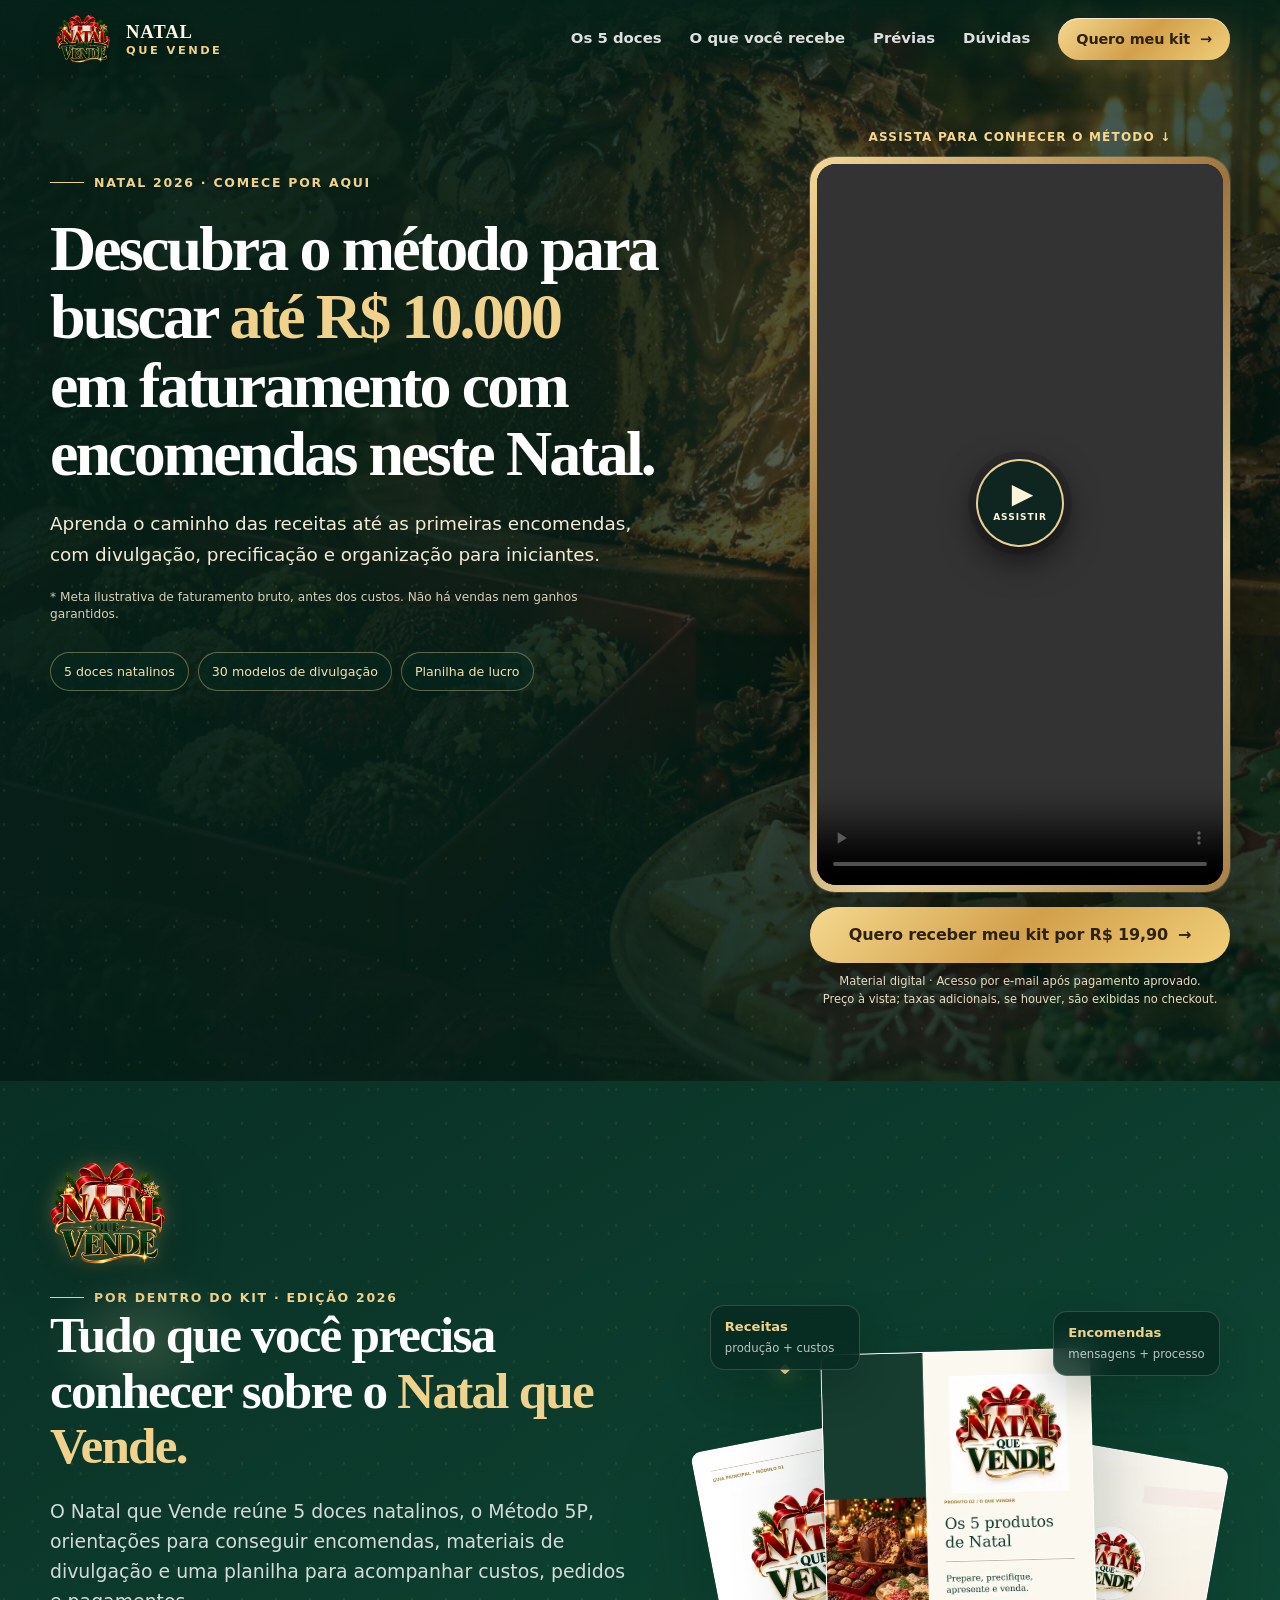
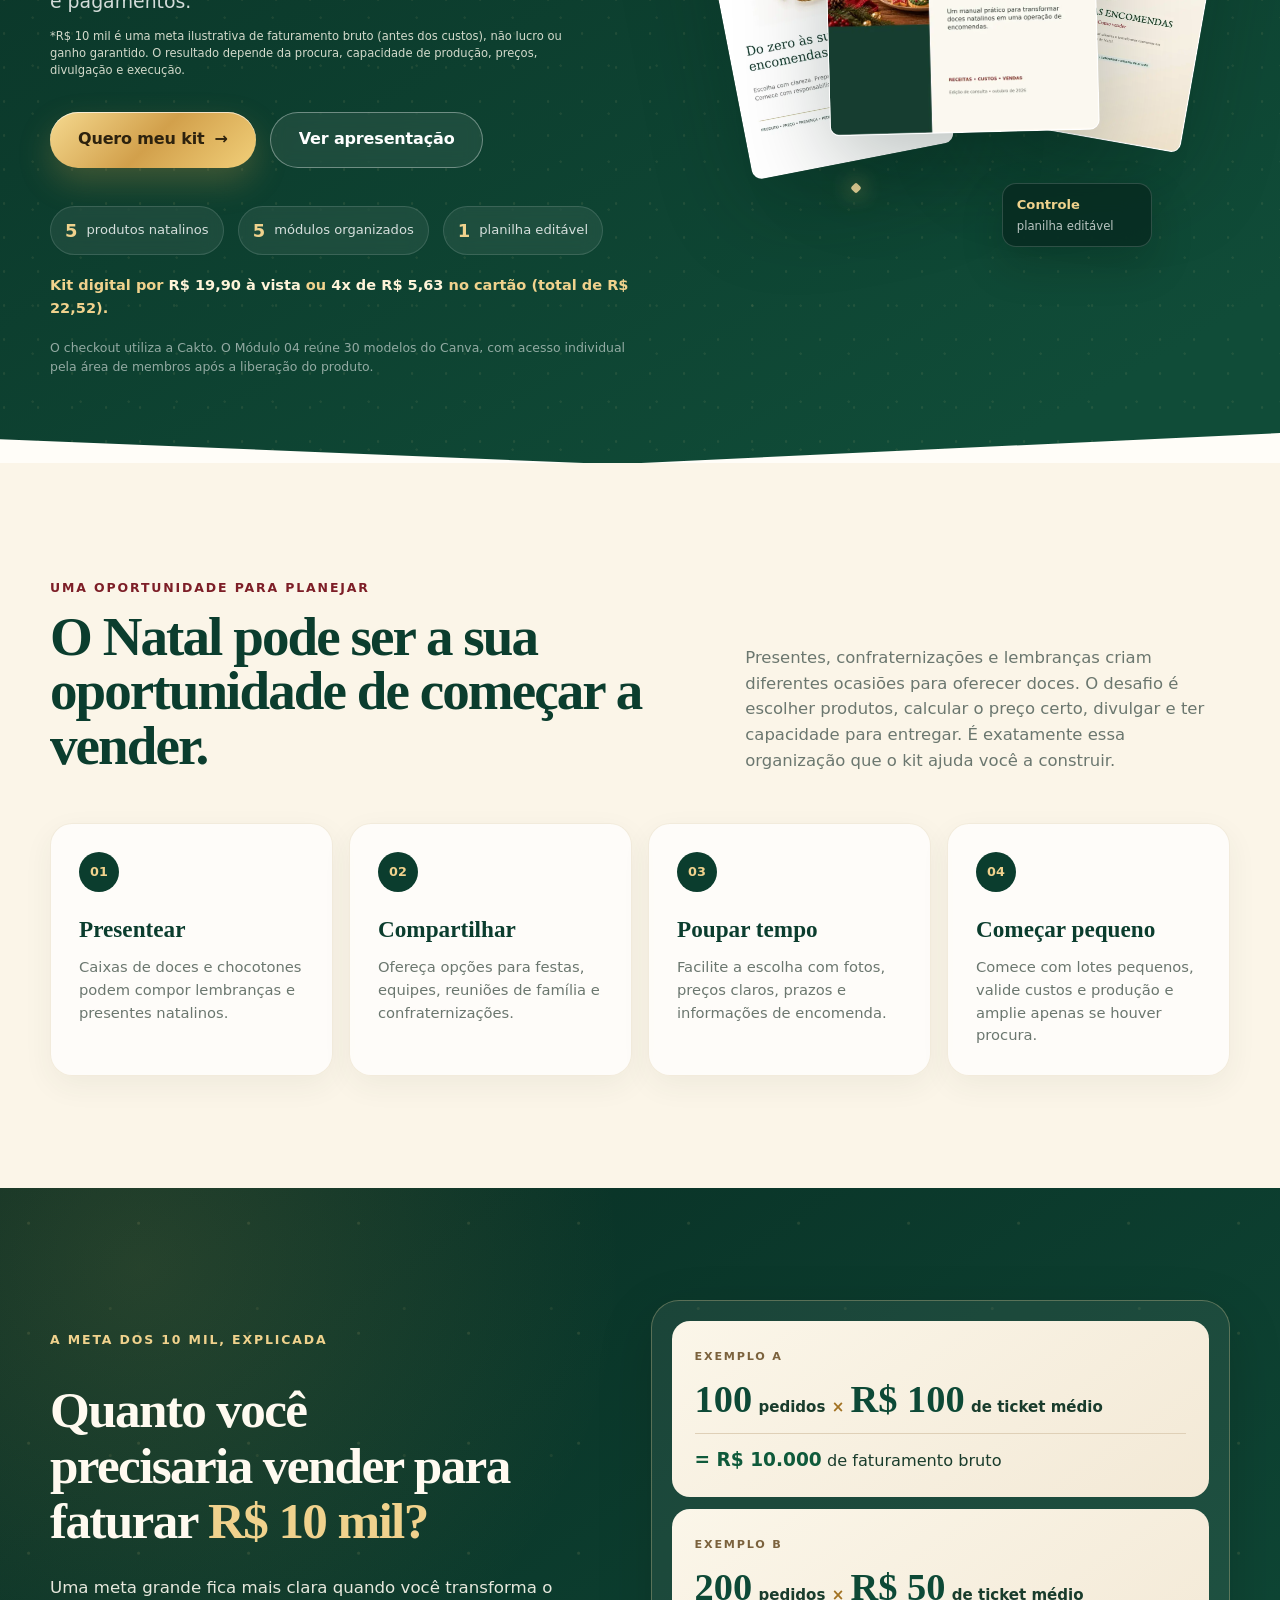
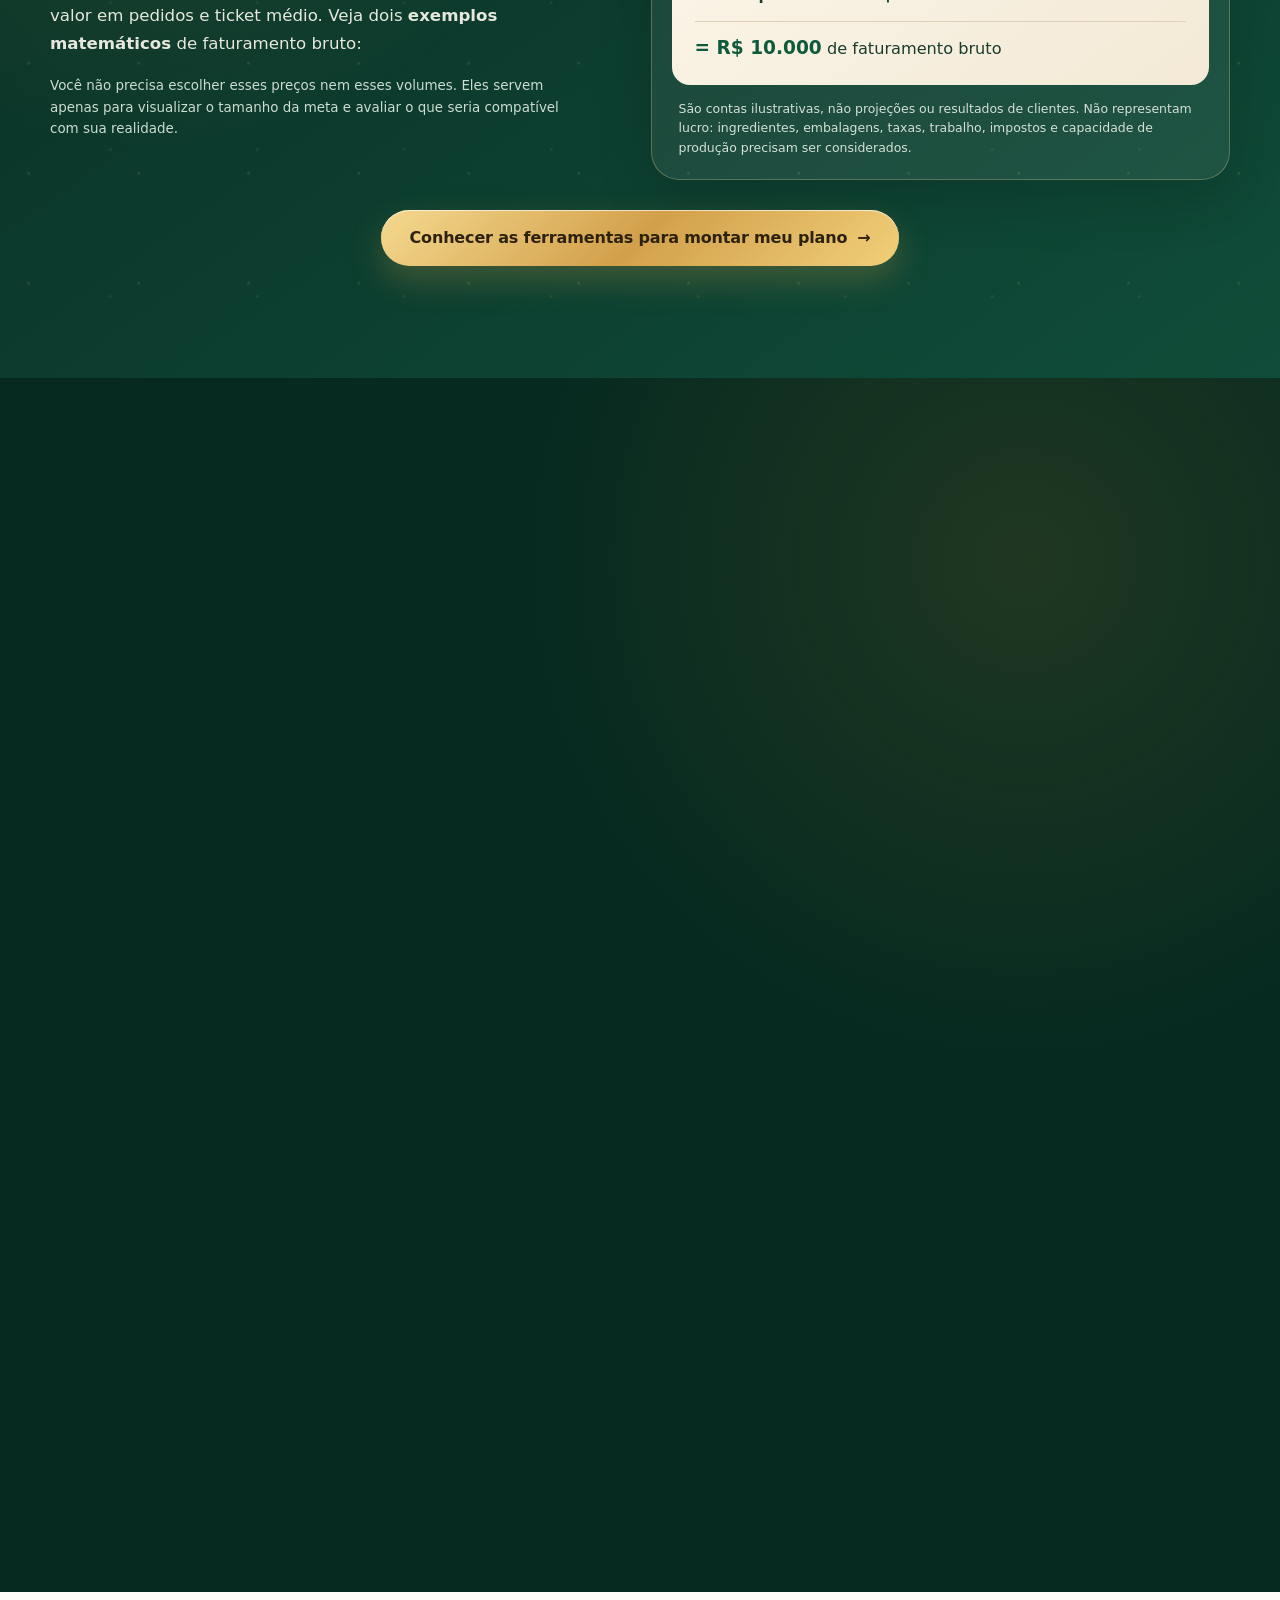
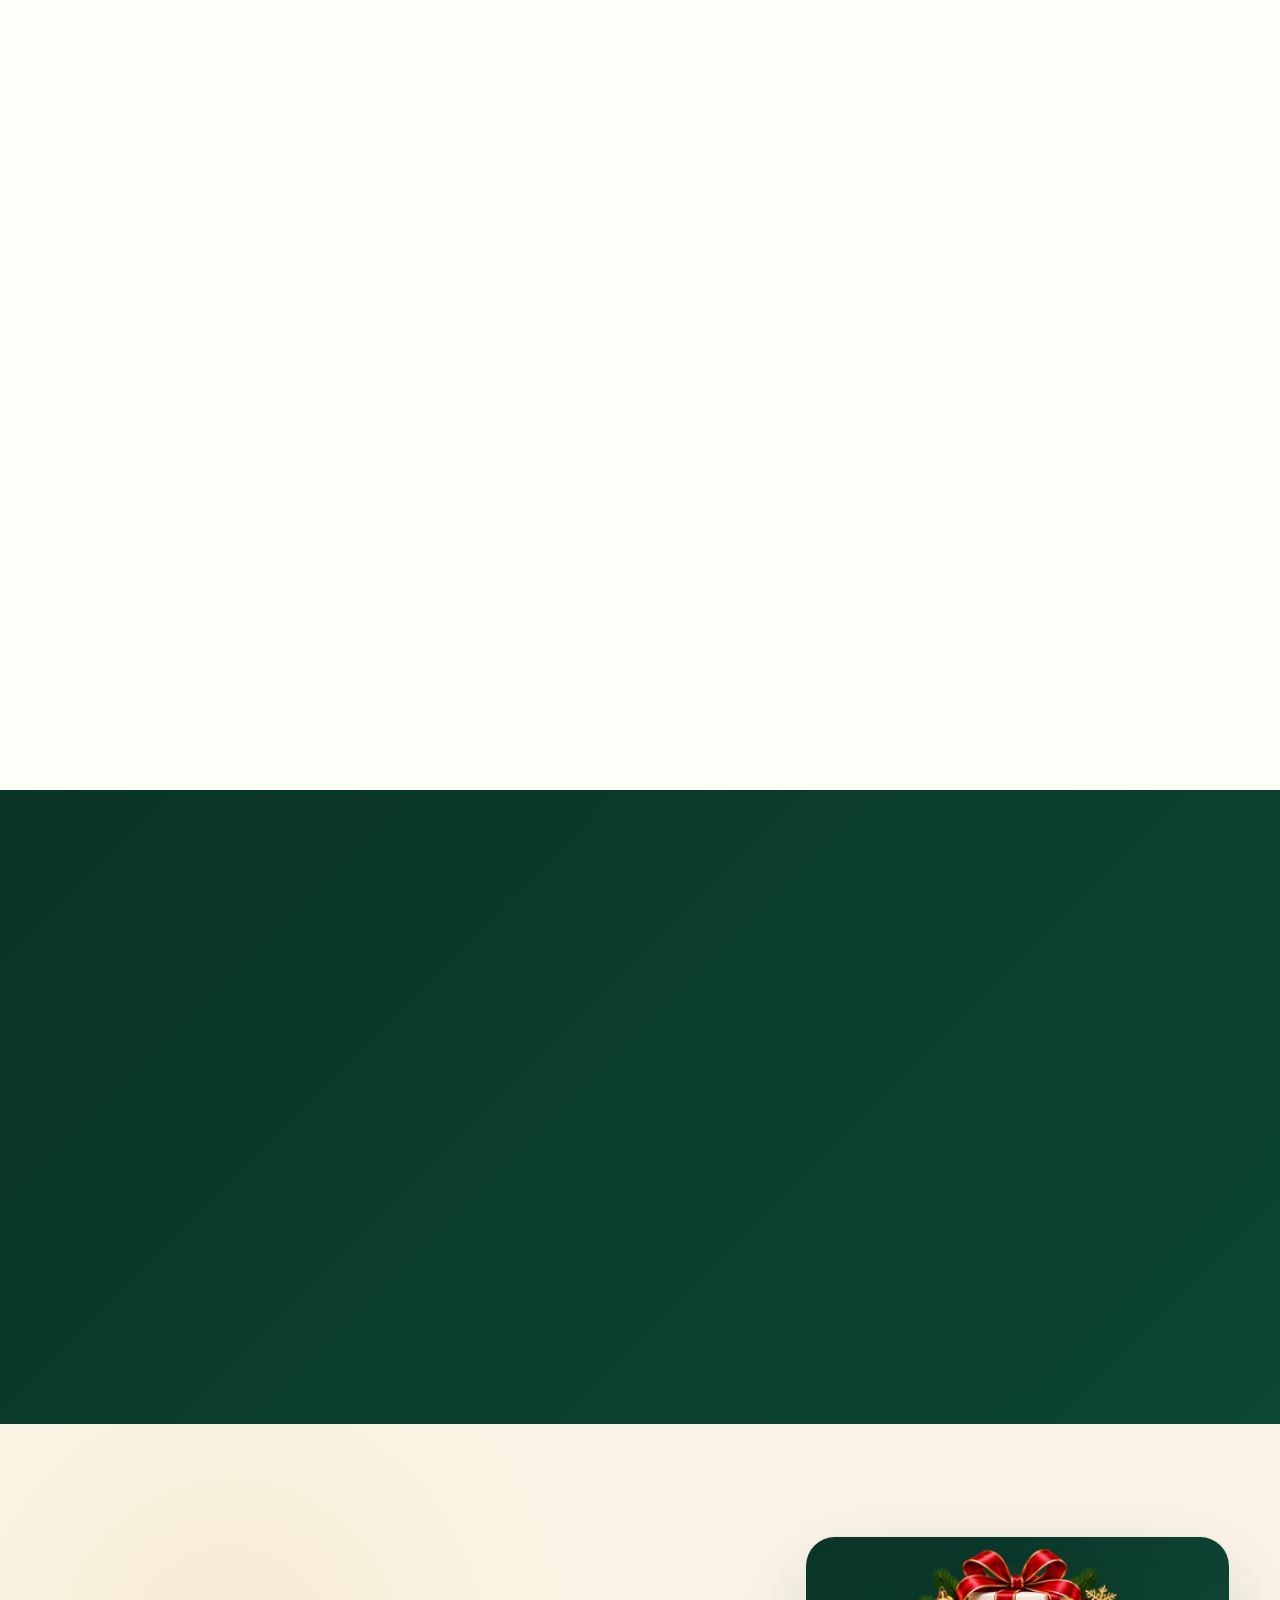
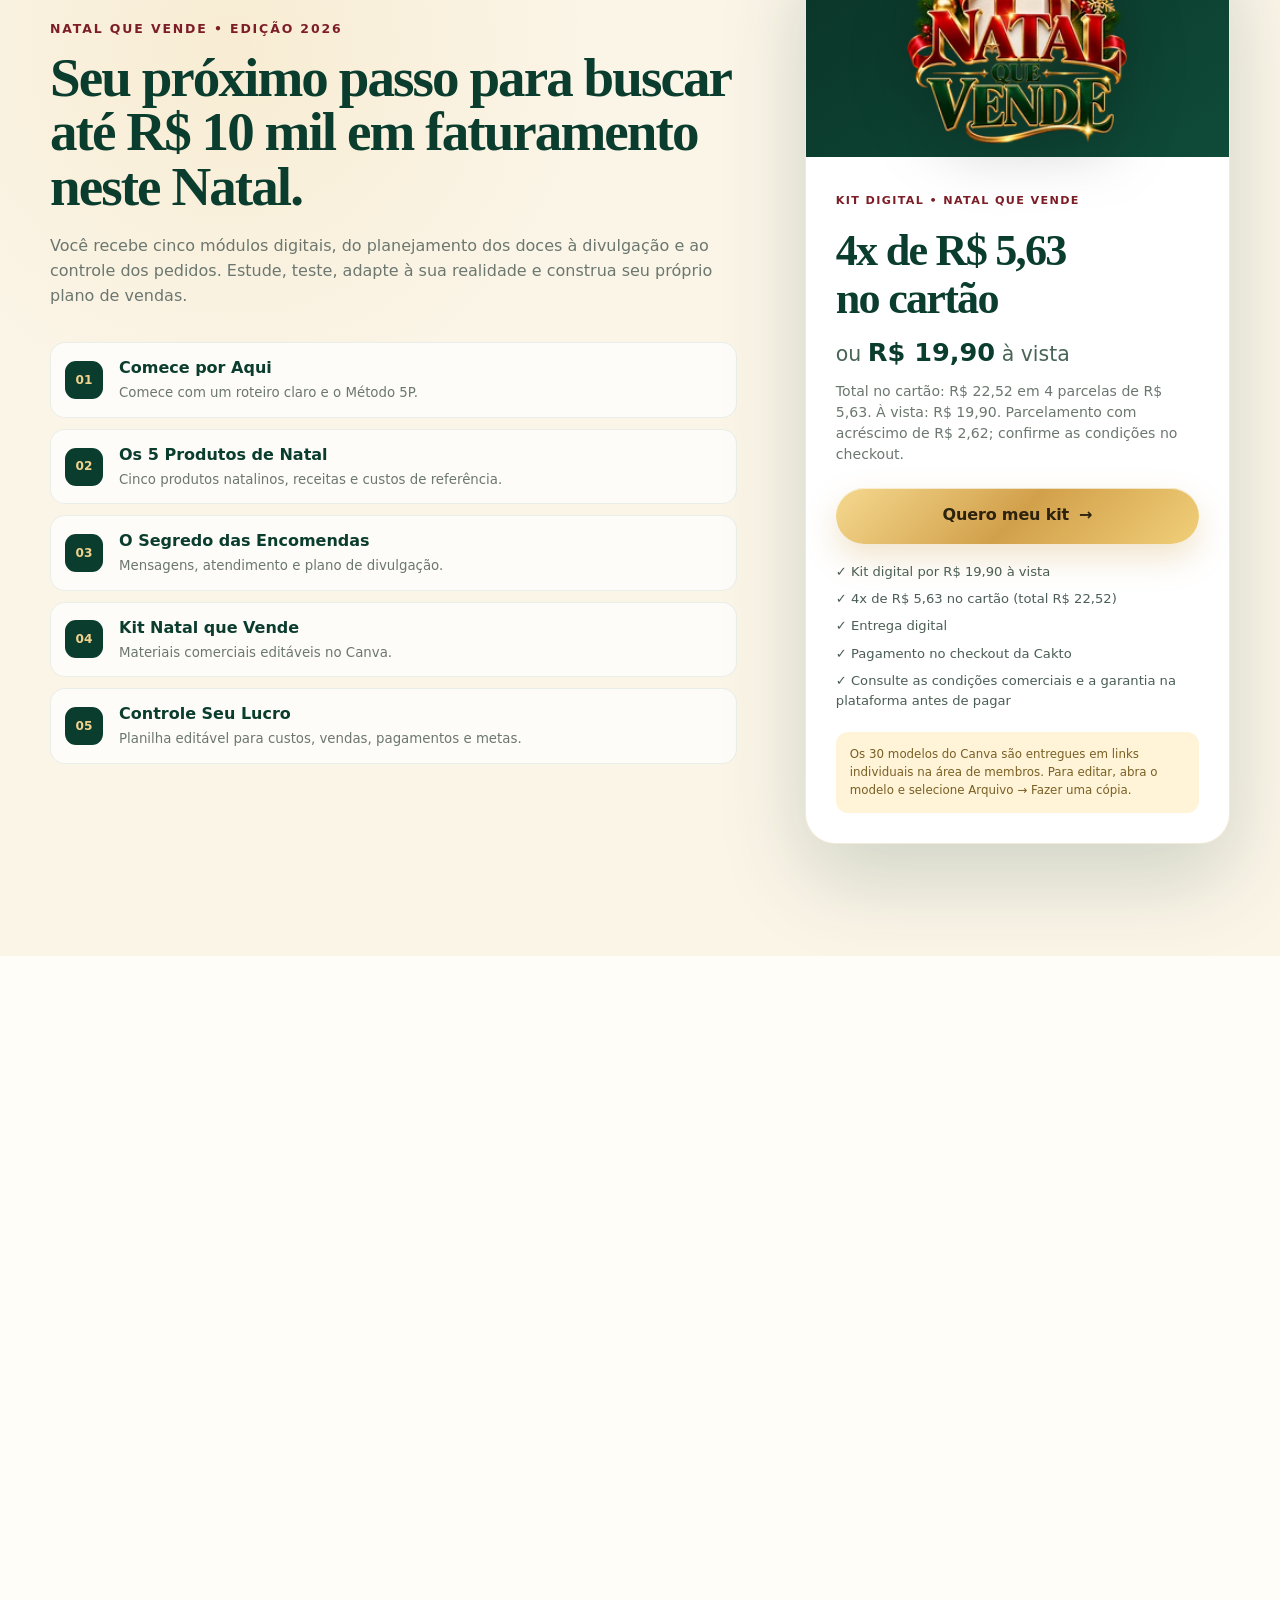
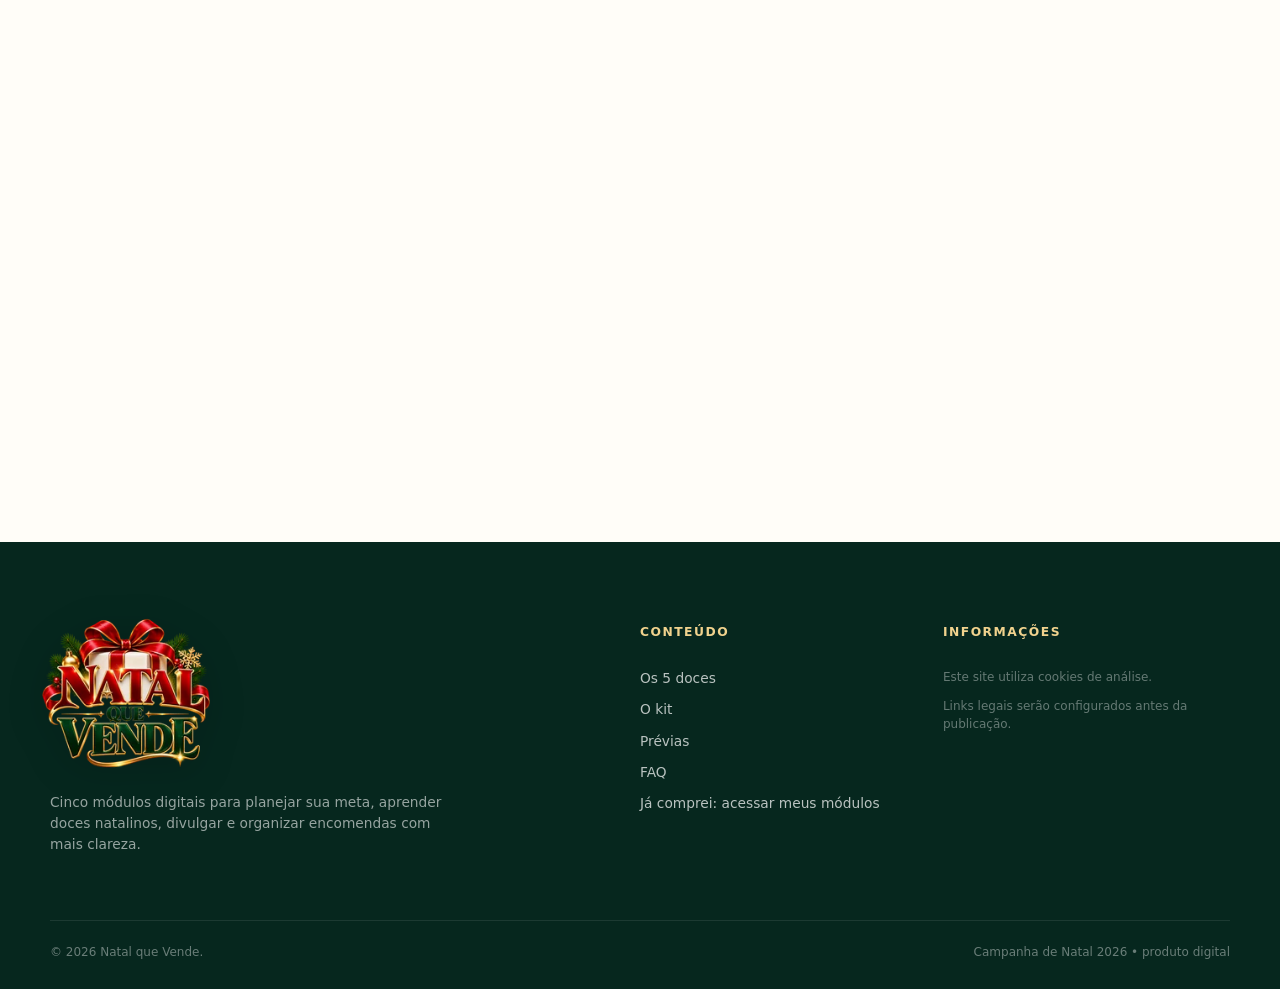
<file: index.html>
<!doctype html>
<html lang="pt-BR">
<head>
  <meta charset="utf-8">
  <meta name="viewport" content="width=device-width, initial-scale=1, viewport-fit=cover">
  <meta name="theme-color" content="#0b3d2e">
  <meta name="description" content="Natal que Vende: conheça o kit com cinco doces natalinos, orientação de vendas, materiais de divulgação e planilha para planejar uma meta de até R$ 10 mil em faturamento bruto.">
  <meta property="og:title" content="Natal que Vende | Planeje até R$ 10 mil em encomendas de Natal">
  <meta property="og:description" content="Veja os cinco doces, o Método 5P, modelos comerciais e a planilha para organizar suas encomendas e buscar uma meta de até R$ 10 mil em faturamento bruto. Sem resultado garantido.">
  <meta property="og:type" content="website">
  <meta property="og:url" content="https://oficial-oferta.github.io/natal-que-vende/">
  <meta property="og:locale" content="pt_BR">
  <meta property="og:image" content="https://oficial-oferta.github.io/natal-que-vende/assets/images/og-natal-que-vende.webp">
  <meta name="twitter:card" content="summary_large_image">
  <meta name="twitter:title" content="Natal que Vende">
  <meta name="twitter:description" content="Cinco produtos, Método 5P, materiais de divulgação e planilha. Descubra como planejar uma meta de até R$ 10 mil em faturamento bruto no Natal.">
  <meta name="twitter:image" content="https://oficial-oferta.github.io/natal-que-vende/assets/images/og-natal-que-vende.webp">
  <meta http-equiv="Content-Security-Policy" content="default-src 'self'; img-src 'self' data: https://www.facebook.com https://www.google-analytics.com https://*.google-analytics.com; style-src 'self' 'unsafe-inline'; script-src 'self' https://connect.facebook.net https://www.googletagmanager.com; frame-src https://www.youtube-nocookie.com https://player.vimeo.com; connect-src 'self' https://www.facebook.com https://connect.facebook.net https://www.google-analytics.com https://*.google-analytics.com https://www.googletagmanager.com; base-uri 'self'; form-action 'self';">
  <link rel="canonical" href="https://oficial-oferta.github.io/natal-que-vende/">
  <title>Natal que Vende — Planeje até R$ 10 mil em vendas de Natal</title>
  <link rel="icon" href="assets/images/favicon.png?v=optimized-20261027" type="image/png">
  <link rel="manifest" href="site.webmanifest">
  <link rel="preload" href="assets/images/mesa.webp" as="image" type="image/webp" media="(min-width: 641px)" fetchpriority="high">
  <link rel="preload" href="assets/images/mesa-mobile.webp" as="image" type="image/webp" media="(max-width: 640px)" fetchpriority="high">
  <link rel="preload" href="assets/images/logo-natal-que-vende-v2.webp" as="image" type="image/webp" fetchpriority="high">
  <link rel="stylesheet" href="assets/css/styles.css?v=hero-goal-speed-20261027">
  <script src="assets/js/config.js?v=vsl1" defer></script>
  <script src="assets/js/app.js?v=vsl-native-20261027" defer></script>
  <!-- Google tag (gtag.js): medição G-68Y43D2QHK -->
  <script async src="https://www.googletagmanager.com/gtag/js?id=G-68Y43D2QHK"></script>
  <script src="assets/js/analytics.js?v=ga4-direto-20261027" defer></script>
</head>
<body>
  <a class="skip-link" href="#conteudo">Pular para o conteúdo</a>

  <header class="site-header" data-header>
    <div class="container header-inner">
      <a class="brand" href="#topo" aria-label="Natal que Vende — início">
        <img src="assets/images/logo-natal-que-vende-v2.webp" alt="" width="200" height="200" fetchpriority="high" decoding="async">
        <span class="brand-wordmark" aria-hidden="true"><strong>NATAL</strong><small>QUE VENDE</small></span>
      </a>
      <nav class="desktop-nav" aria-label="Navegação principal">
        <a href="#doces">Os 5 doces</a>
        <a href="#kit">O que você recebe</a>
        <a href="#previas">Prévias</a>
        <a href="#faq">Dúvidas</a>
      </nav>
      <button class="button button-small button-gold js-checkout" type="button">Quero meu kit <span aria-hidden="true">→</span></button>
    </div>
  </header>

  <main id="conteudo">

    <section class="hero hero-watch-first" id="topo" aria-labelledby="hero-title">
      <div class="hero-media" aria-hidden="true"></div>
      <div class="hero-shade" aria-hidden="true"></div>
      <div class="hero-glow hero-glow-one" aria-hidden="true"></div>
      <div class="container watch-layout">
        <div class="watch-intro reveal">
          <div class="eyebrow"><span></span> Natal 2026 · Comece por aqui</div>
          <h1 id="hero-title">Descubra o método para buscar <em>até R$ 10.000</em> em faturamento com encomendas neste Natal.</h1>
          <p class="watch-lead">Aprenda o caminho das receitas até as primeiras encomendas, com divulgação, precificação e organização para iniciantes.</p>
          <p class="watch-goal-note">* Meta ilustrativa de faturamento bruto, antes dos custos. Não há vendas nem ganhos garantidos.</p>
          <div class="watch-highlights" aria-label="Destaques do produto"><span>5 doces natalinos</span><span>30 modelos de divulgação</span><span>Planilha de lucro</span></div>
        </div>
        <div class="watch-conversion" id="video" aria-label="Vídeo de apresentação e compra do kit">
          <p class="watch-video-label">Assista para conhecer o método <span aria-hidden="true">↓</span></p>
        <div class="video-shell watch-player reveal" data-video-shell>
          <div class="video-frame watch-native-frame" data-video-frame>
            <video class="watch-native-video" data-vsl-video controls playsinline preload="metadata" aria-label="Apresentação do Natal que Vende">
              <source src="assets/video/natal-que-vende-vsl-v1-optimized.mp4#t=0.1" type="video/mp4">
              Seu navegador não suporta a reprodução deste vídeo.
            </video>
            <button class="watch-native-play" type="button" data-video-play aria-label="Reproduzir apresentação do Natal que Vende">
              <span aria-hidden="true">▶</span><small>ASSISTIR</small>
            </button>
          </div>
        </div>
          <div class="watch-checkout">
            <button class="button button-gold button-large button-full js-checkout" type="button">Quero receber meu kit por R$ 19,90 <span aria-hidden="true">→</span></button>
            <p class="watch-checkout-note">Material digital · Acesso por e-mail após pagamento aprovado.<br>Preço à vista; taxas adicionais, se houver, são exibidas no checkout.</p>
          </div>
        </div>
      </div>
    </section>

    <section class="hero hero-details" id="materiais" aria-labelledby="details-title">
      <div class="hero-media" aria-hidden="true"></div>
      <div class="hero-shade" aria-hidden="true"></div>
      <div class="hero-glow hero-glow-one" aria-hidden="true"></div>
      <div class="hero-glow hero-glow-two" aria-hidden="true"></div>
      <div class="container hero-grid">
        <div class="hero-copy reveal">
          <img class="hero-logo" loading="lazy" src="assets/images/logo-natal-que-vende-v2.webp" alt="Natal que Vende" width="200" height="200" decoding="async">
          <div class="eyebrow"><span></span> Por dentro do kit · edição 2026</div>
          <h2 id="details-title" class="details-title">Tudo que você precisa conhecer sobre o <em>Natal que Vende.</em></h2>
          <p class="hero-lead">O Natal que Vende reúne 5 doces natalinos, o Método 5P, orientações para conseguir encomendas, materiais de divulgação e uma planilha para acompanhar custos, pedidos e pagamentos.</p>
          <p class="goal-disclaimer">*R$ 10 mil é uma meta ilustrativa de faturamento bruto (antes dos custos), não lucro ou ganho garantido. O resultado depende da procura, capacidade de produção, preços, divulgação e execução.</p>
          <div class="hero-actions">
            <button class="button button-gold button-large js-checkout" type="button">Quero meu kit <span aria-hidden="true">→</span></button>
            <a class="button button-ghost button-large" href="#video">Ver apresentação</a>
          </div>
          <ul class="hero-proof" aria-label="Destaques do kit">
            <li><strong>5</strong><span>produtos natalinos</span></li>
            <li><strong>5</strong><span>módulos organizados</span></li>
            <li><strong>1</strong><span>planilha editável</span></li>
          </ul>
          <p class="hero-payment-line">Kit digital por <strong>R$ 19,90 à vista</strong> ou <strong>4x de R$ 5,63</strong> no cartão (total de R$ 22,52).</p>
          <p class="preview-note">O checkout utiliza a Cakto. O Módulo 04 reúne 30 modelos do Canva, com acesso individual pela área de membros após a liberação do produto.</p>
        </div>

        <div class="hero-visual reveal" aria-label="Prévias reais dos materiais do Natal que Vende">
          <div class="sparkle s1" aria-hidden="true"></div>
          <div class="sparkle s2" aria-hidden="true"></div>
          <div class="sparkle s3" aria-hidden="true"></div>
          <div class="mockup-stage">
            <figure class="mockup-card mockup-card-main">
              <img src="assets/images/modulo2-capa.webp" alt="Capa real do Produto 02 — Os 5 Produtos de Natal" width="680" height="960" loading="lazy" decoding="async">
            </figure>
            <figure class="mockup-card mockup-card-left">
              <img src="assets/images/modulo1-capa.webp" alt="Capa real do Guia Principal — Módulo 01" width="680" height="1105" loading="lazy" decoding="async">
            </figure>
            <figure class="mockup-card mockup-card-right">
              <img src="assets/images/modulo3-capa.webp" alt="Capa real do Produto 03 — O Segredo das Encomendas" width="680" height="960" loading="lazy" decoding="async">
            </figure>
            <div class="mockup-chip chip-one"><b>Receitas</b><span>produção + custos</span></div>
            <div class="mockup-chip chip-two"><b>Encomendas</b><span>mensagens + processo</span></div>
            <div class="mockup-chip chip-three"><b>Controle</b><span>planilha editável</span></div>
          </div>
        </div>
      </div>
      <div class="hero-edge" aria-hidden="true"></div>
    </section>

    <section class="section opportunity" aria-labelledby="opportunity-title">
      <div class="container">
        <div class="split-heading reveal">
          <div>
            <span class="section-kicker">Uma oportunidade para planejar</span>
            <h2 id="opportunity-title">O Natal pode ser a sua oportunidade de começar a vender.</h2>
          </div>
          <p>Presentes, confraternizações e lembranças criam diferentes ocasiões para oferecer doces. O desafio é escolher produtos, calcular o preço certo, divulgar e ter capacidade para entregar. É exatamente essa organização que o kit ajuda você a construir.</p>
        </div>
        <div class="occasion-grid">
          <article class="occasion-card reveal"><span>01</span><h3>Presentear</h3><p>Caixas de doces e chocotones podem compor lembranças e presentes natalinos.</p></article>
          <article class="occasion-card reveal"><span>02</span><h3>Compartilhar</h3><p>Ofereça opções para festas, equipes, reuniões de família e confraternizações.</p></article>
          <article class="occasion-card reveal"><span>03</span><h3>Poupar tempo</h3><p>Facilite a escolha com fotos, preços claros, prazos e informações de encomenda.</p></article>
          <article class="occasion-card reveal"><span>04</span><h3>Começar pequeno</h3><p>Comece com lotes pequenos, valide custos e produção e amplie apenas se houver procura.</p></article>
        </div>
      </div>
    </section>

    <section class="section goal-section" id="meta-10k" aria-labelledby="goal-title">
      <div class="container">
        <div class="goal-layout">
          <div class="goal-copy reveal">
            <span class="section-kicker">A meta dos 10 mil, explicada</span>
            <h2 id="goal-title">Quanto você precisaria vender para faturar <em>R$ 10 mil?</em></h2>
            <p>Uma meta grande fica mais clara quando você transforma o valor em pedidos e ticket médio. Veja dois <strong>exemplos matemáticos</strong> de faturamento bruto:</p>
            <p class="goal-small">Você não precisa escolher esses preços nem esses volumes. Eles servem apenas para visualizar o tamanho da meta e avaliar o que seria compatível com sua realidade.</p>
          </div>
          <div class="goal-math reveal" aria-label="Dois cenários puramente ilustrativos de faturamento bruto">
            <div class="goal-scenario">
              <span>EXEMPLO A</span>
              <div><strong>100</strong> pedidos <b>×</b> <strong>R$ 100</strong> de ticket médio</div>
              <p><b>= R$ 10.000</b> de faturamento bruto</p>
            </div>
            <div class="goal-scenario">
              <span>EXEMPLO B</span>
              <div><strong>200</strong> pedidos <b>×</b> <strong>R$ 50</strong> de ticket médio</div>
              <p><b>= R$ 10.000</b> de faturamento bruto</p>
            </div>
            <p class="goal-warning">São contas ilustrativas, não projeções ou resultados de clientes. Não representam lucro: ingredientes, embalagens, taxas, trabalho, impostos e capacidade de produção precisam ser considerados.</p>
          </div>
        </div>
        <div class="center goal-action reveal"><a class="button button-gold button-large" href="#kit">Conhecer as ferramentas para montar meu plano <span aria-hidden="true">→</span></a></div>
      </div>
    </section>

    <section class="section sweets-section" id="doces" aria-labelledby="sweets-title">
      <div class="container">
        <div class="section-heading reveal">
          <span class="section-kicker light">Cinco produtos para montar seu cardápio</span>
          <h2 id="sweets-title">Escolha o que vender e comece a estruturar suas encomendas.</h2>
          <p>Do chocotone ao brownie individual: cinco opções para estudar, testar, precificar e apresentar ao seu público. Confira as receitas e os exemplos de custos antes de definir seu cardápio.</p>
        </div>
        <div class="carousel-controls" aria-label="Controles da vitrine de produtos">
          <button class="carousel-button" type="button" data-scroll-prev="sweets-track" aria-label="Produto anterior">←</button>
          <button class="carousel-button" type="button" data-scroll-next="sweets-track" aria-label="Próximo produto">→</button>
        </div>
        <div class="sweets-track" id="sweets-track" data-scroll-track tabindex="0">
          <article class="sweet-card reveal">
            <div class="sweet-image"><img src="assets/images/chocotone.webp" alt="Chocotone trufado com cobertura de chocolate em cenário natalino" width="960" height="1200" loading="lazy" decoding="async"></div>
            <div class="sweet-body"><span>Produto 01</span><h3>Chocotone Trufado</h3><p>Uma opção presenteável para explorar recheios, acabamento e kits de Natal.</p><small>Principal atenção: recheio, conservação, custo e transporte.</small></div>
          </article>
          <article class="sweet-card reveal">
            <div class="sweet-image"><img src="assets/images/brigadeiros.webp" alt="Caixa presenteável com seis brigadeiros natalinos" width="960" height="1200" loading="lazy" decoding="async"></div>
            <div class="sweet-body"><span>Produto 02</span><h3>Caixa com 6 Brigadeiros</h3><p>Uma caixa pensada para lembranças, presentes e encomendas em pequenos lotes.</p><small>Principal atenção: ponto, padronização e tempo manual.</small></div>
          </article>
          <article class="sweet-card reveal">
            <div class="sweet-image"><img src="assets/images/biscoitos.webp" alt="Caixa com biscoitos amanteigados natalinos decorados" width="960" height="1200" loading="lazy" decoding="async"></div>
            <div class="sweet-body"><span>Produto 03</span><h3>Caixa com 6 Biscoitos</h3><p>Uma lembrança temática que pode entrar em caixas, kits e encomendas natalinas.</p><small>Principal atenção: espessura, secagem e decoração reproduzível.</small></div>
          </article>
          <article class="sweet-card reveal">
            <div class="sweet-image"><img src="assets/images/brownie.webp" alt="Brownies natalinos de chocolate com acabamento artesanal" width="960" height="1200" loading="lazy" decoding="async"></div>
            <div class="sweet-body"><span>Produto 04</span><h3>Brownie Natalino Individual</h3><p>Um doce individual para oferecer como lembrança ou compor combos e pedidos.</p><small>Principal atenção: forno, corte, rendimento e embalagem.</small></div>
          </article>
          <article class="sweet-card reveal">
            <div class="sweet-image"><img src="assets/images/cupcakes.webp" alt="Cupcakes natalinos decorados em vermelho, verde e creme" width="960" height="1200" loading="lazy" decoding="async"></div>
            <div class="sweet-body"><span>Produto 05</span><h3>Caixa com 4 Cupcakes</h3><p>Uma caixa com apresentação festiva para quem busca uma opção mais elaborada.</p><small>Principal atenção: cobertura, calor e transporte.</small></div>
          </article>
        </div>
      </div>
    </section>

    <section class="section kit-section" id="kit" aria-labelledby="kit-title">
      <div class="container">
        <div class="section-heading center reveal">
          <span class="section-kicker">O kit que ajuda a colocar o plano em prática</span>
          <h2 id="kit-title">Você recebe um caminho para preparar, divulgar e organizar suas vendas.</h2>
          <p>Da primeira receita testada ao acompanhamento dos pagamentos: cinco módulos conectados para você sair da ideia e estruturar uma operação de encomendas no Natal.</p>
        </div>
        <div class="modules-grid">
          <article class="module-card module-featured reveal">
            <div class="module-media"><img src="assets/images/modulo1-capa.webp" alt="Capa real do Módulo 01 — Comece por Aqui" width="680" height="1105" loading="lazy" decoding="async"></div>
            <div class="module-copy"><span class="module-number">01</span><h3>Comece por Aqui</h3><p>Defina por onde começar e organize produto, preço, presença, pedidos e produção com o Método 5P.</p><ul><li>Método 5P para planejar sua operação</li><li>Decisões para começar sem se perder</li><li>Passos para preparar suas primeiras encomendas</li></ul></div>
          </article>
          <article class="module-card reveal">
            <div class="module-media"><img src="assets/images/modulo2-capa.webp" alt="Capa real do Produto 02 — Os 5 Produtos de Natal" width="680" height="960" loading="lazy" decoding="async"></div>
            <div class="module-copy"><span class="module-number">02</span><h3>Os 5 Produtos de Natal</h3><p>Estude cinco doces natalinos com receitas de referência, rendimento, embalagem e exemplos editáveis de custos e preço de teste.</p><ul><li>5 produtos completos</li><li>Custos e preços de teste</li><li>Orientações de produção e apresentação</li></ul></div>
          </article>
          <article class="module-card reveal">
            <div class="module-media"><img src="assets/images/modulo3-capa.webp" alt="Capa real do Produto 03 — O Segredo das Encomendas" width="680" height="960" loading="lazy" decoding="async"></div>
            <div class="module-copy"><span class="module-number">03</span><h3>O Segredo das Encomendas</h3><p>Aprenda a divulgar os produtos, conversar com interessados e organizar o caminho da primeira mensagem até a encomenda.</p><ul><li>15 mensagens comerciais prontas</li><li>10 conversas simuladas</li><li>Desafio de execução em 21 dias</li></ul></div>
          </article>
          <article class="module-card module-four reveal" data-module-four>
            <div class="module-art module-four-art" role="img" aria-label="Ilustração dos formatos comerciais criados no Canva: cardápio, post e Story">
              <div class="canva-mini canva-mini--catalog" aria-hidden="true">
                <span class="canva-mini-brand">SUA CONFEITARIA</span>
                <span class="canva-mini-title">Cardápio<br>de Natal</span>
                <span class="canva-mini-rule"></span>
                <span class="canva-mini-product">Chocotone · Brigadeiros</span>
                <span class="canva-mini-product">Biscoitos · Brownies</span>
                <span class="canva-mini-product">Cupcakes</span>
              </div>
              <div class="canva-mini canva-mini--post" aria-hidden="true">
                <span class="canva-mini-brand">NATAL 2026</span>
                <span class="canva-mini-title">Encomendas<br>abertas</span>
                <span class="canva-mini-ornament">✦</span>
              </div>
              <div class="canva-mini canva-mini--story" aria-hidden="true">
                <span class="canva-mini-brand">STORY</span>
                <span class="canva-mini-title">Seu Natal<br>mais doce</span>
                <span class="canva-mini-rule"></span>
              </div>
              <span class="canva-visual-disclaimer">Composição ilustrativa dos formatos</span>
            </div>
            <div class="module-copy">
              <div class="module-status" data-module-four-status>30 modelos disponíveis no Canva</div>
              <span class="module-number">04</span>
              <h3>Kit Natal que Vende</h3>
              <p>Seu kit de divulgação: <strong>30 designs e 38 páginas/peças</strong> organizados para personalizar no Canva e divulgar seus doces de Natal.</p>
              <ul>
                <li>Cardápios, tabela de preços e catálogo de 8 páginas</li>
                <li>Posts, Stories, Status e modelos de combos</li>
                <li>Tags, cartões, orçamentos e confirmação de pedidos</li>
              </ul>
              <p class="module-four-delivery-note">Os 30 modelos estão organizados por categoria na área de membros. Abra o design no Canva e escolha Arquivo → Fazer uma cópia antes de personalizar.</p>
            </div>
          </article>
          <article class="module-card module-wide reveal">
            <div class="module-media dashboard-media">
              <div class="dashboard-device">
                <div class="dashboard-display-bar"><span class="dashboard-dots" aria-hidden="true">● ● ●</span><span>CONTROLE SEU LUCRO · PRÉVIA REAL</span></div>
                <div class="dashboard-screen">
                  <img src="assets/images/dashboard.webp" alt="Visão real da aba Meu Resultado da planilha Controle Seu Lucro, inicialmente sem vendas" width="1600" height="542" loading="lazy" decoding="async">
                </div>
                <div class="dashboard-device-base" aria-hidden="true"></div>
              </div>
              <button class="preview-zoom dashboard-expand" type="button" data-preview-zoom="assets/images/dashboard.webp" data-preview-title="Controle Seu Lucro — dashboard da planilha" aria-label="Ampliar a imagem real do dashboard">⤢ Ampliar planilha</button>
              <p class="dashboard-media-note">Exemplo real da planilha em branco. Toque para ver os detalhes.</p>
            </div>
            <div class="module-copy">
              <div class="module-intro"><span class="module-number">05</span><h3>Controle Seu Lucro</h3><p>Registre produtos, pedidos, recebimentos e despesas; acompanhe os resultados estimados e compare suas vendas com a meta planejada.</p></div>
              <ul><li>5 abas organizadas para iniciantes</li><li>Alertas quando faltar preencher alguma informação</li><li>Dashboard mensal com indicadores e gráficos</li><li>Controle separado de despesas e investimentos</li></ul>
            </div>
          </article>
        </div>
      </div>
    </section>

    <section class="section process-section" aria-labelledby="process-title">
      <div class="container">
        <div class="section-heading reveal">
          <span class="section-kicker light">Método 5P na prática</span>
          <h2 id="process-title">Da sua cozinha à organização das encomendas, passo a passo.</h2>
          <p>O objetivo de faturamento precisa virar ações possíveis: escolher, testar, precificar, divulgar e acompanhar os pedidos.</p>
        </div>
        <ol class="process-line">
          <li class="reveal"><span>01</span><div><h3>Escolha</h3><p>Defina um cardápio enxuto e decida qual tipo de encomenda faz sentido para você.</p></div></li>
          <li class="reveal"><span>02</span><div><h3>Prepare</h3><p>Teste os preparos, o rendimento, a embalagem e sua capacidade antes de anunciar.</p></div></li>
          <li class="reveal"><span>03</span><div><h3>Calcule</h3><p>Calcule ingredientes, embalagem, trabalho e taxas para não confundir faturamento com lucro.</p></div></li>
          <li class="reveal"><span>04</span><div><h3>Divulgue</h3><p>Apresente fotos, preços, prazos e contatos com os textos e materiais do kit.</p></div></li>
          <li class="reveal"><span>05</span><div><h3>Organize</h3><p>Acompanhe pedidos, pagamentos e gastos na planilha para saber o que está acontecendo.</p></div></li>
        </ol>
      </div>
    </section>

    <section class="section previews-section" id="previas" aria-labelledby="previews-title">
      <div class="container">
        <div class="split-heading reveal">
          <div><span class="section-kicker">Veja a qualidade do que você recebe</span><h2 id="previews-title">Conheça os materiais antes de decidir.</h2></div>
          <p>Folheie amostras reais dos manuais e da planilha. O módulo de Canva aparece em uma composição ilustrativa dos formatos disponíveis — os 30 designs editáveis ficam acessíveis pelos links individuais da área de membros, após a liberação do produto.</p>
        </div>
        <div class="preview-toolbar">
          <div class="preview-instructions"><span class="preview-instruction-icon" aria-hidden="true">✦</span><span>Folheie páginas verdadeiras do kit. Use as setas e clique em <strong>Ampliar</strong> para ler.</span></div>
          <div class="preview-navigation" aria-label="Navegação das prévias">
            <button class="preview-arrow" type="button" data-preview-prev aria-label="Prévia anterior">←</button>
            <span class="preview-counter" data-preview-count aria-live="polite">01 / 07</span>
            <button class="preview-arrow" type="button" data-preview-next aria-label="Próxima prévia">→</button>
          </div>
        </div>
        <div class="preview-gallery" data-preview-gallery tabindex="0" aria-label="Carrossel com seis prévias reais e uma apresentação ilustrativa do módulo 04">
          <figure class="preview-card">
            <div class="preview-image-frame"><img src="assets/images/modulo1-previa.webp" alt="Página real do Guia Principal sobre apresentação para vender" width="768" height="1248" loading="lazy" decoding="async"><button class="preview-zoom" type="button" data-preview-zoom="assets/images/modulo1-previa.webp" data-preview-title="Módulo 01 — Comece por Aqui" aria-label="Ampliar amostra do módulo 01">⤢ Ampliar</button></div>
            <figcaption><span>01 · COMEÇAR</span><strong>Apresentação e primeiros passos</strong></figcaption>
          </figure>
          <figure class="preview-card">
            <div class="preview-image-frame"><img src="assets/images/modulo2-previa.webp" alt="Página real do Produto 02 comparando os cinco produtos de Natal" width="900" height="1272" loading="lazy" decoding="async"><button class="preview-zoom" type="button" data-preview-zoom="assets/images/modulo2-previa.webp" data-preview-title="Módulo 02 — Escolha dos cinco produtos" aria-label="Ampliar escolha dos produtos">⤢ Ampliar</button></div>
            <figcaption><span>02 · PRODUTOS</span><strong>Escolha quais doces produzir</strong></figcaption>
          </figure>
          <figure class="preview-card">
            <div class="preview-image-frame"><img src="assets/images/modulo2-receita.webp" alt="Página real do Produto 02 apresentando brigadeiros natalinos" width="900" height="1272" loading="lazy" decoding="async"><button class="preview-zoom" type="button" data-preview-zoom="assets/images/modulo2-receita.webp" data-preview-title="Módulo 02 — Exemplo de produto" aria-label="Ampliar página de receita">⤢ Ampliar</button></div>
            <figcaption><span>02 · PRODUTOS</span><strong>Receitas, apresentação e custos</strong></figcaption>
          </figure>
          <figure class="preview-card">
            <div class="preview-image-frame"><img src="assets/images/modulo3-previa.webp" alt="Página real do Produto 03 com o método de atendimento" width="900" height="1272" loading="lazy" decoding="async"><button class="preview-zoom" type="button" data-preview-zoom="assets/images/modulo3-previa.webp" data-preview-title="Módulo 03 — Método de atendimento" aria-label="Ampliar método de atendimento">⤢ Ampliar</button></div>
            <figcaption><span>03 · ENCOMENDAS</span><strong>Aprenda a organizar o atendimento</strong></figcaption>
          </figure>
          <figure class="preview-card">
            <div class="preview-image-frame"><img src="assets/images/modulo3-conversa.webp" alt="Página real do Produto 03 com conversa simulada de vendas" width="900" height="1272" loading="lazy" decoding="async"><button class="preview-zoom" type="button" data-preview-zoom="assets/images/modulo3-conversa.webp" data-preview-title="Módulo 03 — Conversa simulada" aria-label="Ampliar exemplo de conversa">⤢ Ampliar</button></div>
            <figcaption><span>03 · ENCOMENDAS</span><strong>Exemplos de mensagens e conversas</strong></figcaption>
          </figure>
          <figure class="preview-card preview-canva-kit">
            <div class="preview-image-frame module-four-preview-art" role="img" aria-label="Representação ilustrativa de três formatos do Produto 04: catálogo, publicação para Instagram e Story. Não é uma captura dos designs finais.">
              <div class="preview-canva-doc preview-canva-catalog" aria-hidden="true">
                <span class="preview-canva-brand">SUA CONFEITARIA</span><span class="preview-canva-heading">Cardápio<br>de Natal</span><span class="preview-canva-flourish">✦ ❧ ✦</span><span class="preview-canva-details">Chocotone • Brigadeiros<br>Biscoitos • Brownies • Cupcakes</span><span class="preview-canva-cta">Encomendas abertas</span>
              </div>
              <div class="preview-canva-doc preview-canva-post" aria-hidden="true">
                <span class="preview-canva-brand">NATAL 2026</span><span class="preview-canva-heading">Seu Natal<br>merece<br>um doce</span><span class="preview-canva-flourish">✶</span><span class="preview-canva-cta">Peça o cardápio</span>
              </div>
              <div class="preview-canva-doc preview-canva-story" aria-hidden="true">
                <span class="preview-canva-brand">STORY / STATUS</span><span class="preview-canva-heading">Agenda<br>de Natal<br>aberta</span><span class="preview-canva-flourish">✧</span><span class="preview-canva-cta">Consulte as datas</span>
              </div>
              <span class="canva-visual-legend">Exemplo ilustrativo dos formatos · Não são capturas do Canva</span>
            </div>
            <figcaption><span>04 · DIVULGAÇÃO</span><strong>30 modelos para personalizar no Canva</strong><small>Cardápios, posts, Stories, combos, tags e orçamentos</small></figcaption>
          </figure>
          <figure class="preview-card preview-dashboard">
            <div class="preview-image-frame"><img src="assets/images/dashboard.webp" alt="Dashboard real do Produto 05 Controle Seu Lucro" width="1600" height="542" loading="lazy" decoding="async"><button class="preview-zoom" type="button" data-preview-zoom="assets/images/dashboard.webp" data-preview-title="Módulo 05 — Controle Seu Lucro" aria-label="Ampliar a planilha">⤢ Ampliar</button></div>
            <figcaption><span>05 · CONTROLE</span><strong>Planilha editável com indicadores</strong></figcaption>
          </figure>
        </div>
      </div>
    </section>

    <section class="section audience-section" aria-labelledby="audience-title">
      <div class="container audience-grid">
        <div class="audience-photo reveal" aria-hidden="true"><img src="assets/images/mesa.webp" alt="" width="960" height="1200" loading="lazy" decoding="async"></div>
        <div class="audience-copy reveal">
          <span class="section-kicker">Para quem quer transformar a ideia em plano</span>
          <h2 id="audience-title">Quer aproveitar o Natal para tentar uma renda extra com doces?</h2>
          <ul class="check-list">
            <li>Tem vontade de testar uma atividade de renda complementar neste Natal.</li>
            <li>Já prepara doces e quer transformar o interesse das pessoas em pedidos organizados.</li>
            <li>Quer precificar considerando custos, tempo, embalagens e margem.</li>
            <li>Busca ajuda para montar um cardápio e conversar com potenciais clientes.</li>
            <li>Prefere acompanhar vendas e pagamentos com uma planilha já estruturada.</li>
          </ul>
          <div class="reality-note"><strong>Importante:</strong> o kit não garante vendas nem elimina a necessidade de testar receitas, comprar ingredientes, adequar a produção e observar as exigências sanitárias aplicáveis.</div>
        </div>
      </div>
    </section>

    <section class="section credibility-section" aria-labelledby="credibility-title">
      <div class="container">
        <div class="section-heading center reveal">
          <span class="section-kicker light">Veja o que existe de verdade dentro do kit</span>
          <h2 id="credibility-title">Materiais reais para você estudar, testar e aplicar.</h2>
          <p>Confira parte do conteúdo que você recebe. São ferramentas de planejamento e divulgação — não uma promessa de pedidos, faturamento ou lucro certo.</p>
        </div>
        <div class="evidence-grid">
          <div class="evidence-card reveal"><strong>5</strong><span>produtos ensinados no manual de produção</span></div>
          <div class="evidence-card reveal"><strong>15</strong><span>mensagens comerciais prontas para adaptar</span></div>
          <div class="evidence-card reveal"><strong>10</strong><span>conversas simuladas para treinar atendimento</span></div>
          <div class="evidence-card reveal"><strong>21</strong><span>dias de execução no desafio comercial</span></div>
          <div class="evidence-card reveal"><strong>5</strong><span>abas na planilha de controle financeiro</span></div>
        </div>
      </div>
    </section>

    <section class="section offer-section" id="oferta" aria-labelledby="offer-title" data-offer-section>
      <div class="container offer-grid">
        <div class="offer-copy reveal">
          <span class="section-kicker">Natal que Vende • edição 2026</span>
          <h2 id="offer-title">Seu próximo passo para buscar até R$ 10 mil em faturamento neste Natal.</h2>
          <p>Você recebe cinco módulos digitais, do planejamento dos doces à divulgação e ao controle dos pedidos. Estude, teste, adapte à sua realidade e construa seu próprio plano de vendas.</p>
          <ul class="offer-list">
            <li><span>01</span><div><strong>Comece por Aqui</strong><small>Comece com um roteiro claro e o Método 5P.</small></div></li>
            <li><span>02</span><div><strong>Os 5 Produtos de Natal</strong><small>Cinco produtos natalinos, receitas e custos de referência.</small></div></li>
            <li><span>03</span><div><strong>O Segredo das Encomendas</strong><small>Mensagens, atendimento e plano de divulgação.</small></div></li>
            <li><span>04</span><div><strong>Kit Natal que Vende</strong><small data-offer-module-four>30 modelos editáveis no Canva: cardápios, posts, Stories, ofertas, tags e orçamentos.</small></div></li>
            <li><span>05</span><div><strong>Controle Seu Lucro</strong><small>Planilha editável para custos, vendas, pagamentos e metas.</small></div></li>
          </ul>
        </div>
        <aside class="offer-box reveal" aria-label="Resumo da oferta">
          <div class="offer-box-top"><img src="assets/images/logo-natal-que-vende-v2.webp" alt="Natal que Vende" width="250" height="250"></div>
          <div class="offer-box-content">
            <span class="offer-label">Kit digital • Natal que Vende</span>
            <div class="offer-price" data-installments-label>4x de R$ 5,63 no cartão</div>
            <div class="offer-cash-price">ou <strong data-price-label>R$ 19,90</strong> à vista</div>
            <p class="installment-disclosure" data-installments-note>Total no cartão: R$ 22,52 em 4 parcelas de R$ 5,63. À vista: R$ 19,90. Parcelamento com acréscimo de R$ 2,62; confirme as condições no checkout.</p>
            <div class="countdown" data-countdown hidden aria-live="polite"></div>
            <button class="button button-gold button-large button-full js-checkout" type="button">Quero meu kit <span aria-hidden="true">→</span></button>
            <ul class="offer-meta">
              <li>✓ Kit digital por R$ 19,90 à vista</li>
              <li>✓ 4x de R$ 5,63 no cartão (total R$ 22,52)</li>
              <li>✓ Entrega digital</li>
              <li>✓ Pagamento no checkout da Cakto</li>
              <li>✓ Consulte as condições comerciais e a garantia na plataforma antes de pagar</li>
            </ul>
            <div class="offer-pending">Os 30 modelos do Canva são entregues em links individuais na área de membros. Para editar, abra o modelo e selecione Arquivo → Fazer uma cópia.</div>
          </div>
        </aside>
      </div>
    </section>

    <section class="section testimonials-section" data-testimonials-section hidden aria-labelledby="testimonials-title">
      <div class="container">
        <div class="section-heading center"><span class="section-kicker">Avaliações reais</span><h2 id="testimonials-title">O que compradores estão dizendo</h2><p>Este bloco só é exibido quando avaliações reais e autorizadas forem cadastradas.</p></div>
        <div class="testimonials-grid" data-testimonials-grid></div>
      </div>
    </section>

    <section class="section faq-section" id="faq" aria-labelledby="faq-title">
      <div class="container faq-grid">
        <div class="faq-intro reveal"><span class="section-kicker">Perguntas frequentes</span><h2 id="faq-title">Dúvidas sobre a meta, os materiais e como começar?</h2><p>Veja o que o kit ensina, o que depende de você e como os materiais são entregues.</p></div>
        <div class="faq-list reveal">
          <details><summary>Preciso ter experiência fazendo doces?</summary><p>Não é necessário começar como confeiteira profissional, mas você precisa estudar, fazer lotes de teste, cuidar de higiene, segurança, conservação, custos e capacidade antes de vender.</p></details>
          <details><summary>O material é digital?</summary><p>Sim. A oferta é composta por materiais digitais, incluindo PDFs e uma planilha XLSX. O site não envia produto físico.</p></details>
          <details><summary>Como vou receber os arquivos?</summary><p>A área exclusiva já foi preparada: após o pagamento ser aprovado e a integração com a Cakto ser ativada, nosso sistema enviará um convite para o e-mail utilizado na compra. Você poderá definir uma senha e acessar os cinco módulos na <a href="portal/">área de membros</a>. A automação ainda será testada antes do lançamento comercial.</p></details>
          <details><summary>Posso editar os materiais de divulgação?</summary><p>Sim. O Módulo 04 contém 30 modelos no Canva, organizados por categoria. Abra cada modelo pela área de membros e selecione Arquivo → Fazer uma cópia. Personalize a sua cópia, preservando o original.</p></details>
          <details><summary>Preciso pagar pelo Canva?</summary><p>Você pode abrir e fazer cópias dos modelos usando uma conta gratuita do Canva. Caso algum elemento ou recurso exija o Canva Pro, substitua esse item por uma alternativa gratuita antes de baixar a arte.</p></details>
          <details><summary>Preciso comprar equipamentos?</summary><p>Depende do produto escolhido e do que você já possui. O material orienta a testar com a estrutura disponível e evitar compras grandes antes de validar produto e demanda.</p></details>
          <details><summary>A planilha funciona no Excel?</summary><p>Ela é entregue em formato XLSX e foi desenvolvida para Excel. Recursos podem se comportar de forma diferente em outros editores; a compatibilidade integral com Google Sheets deve ser verificada antes de ser anunciada como garantida.</p></details>
          <details><summary>Posso vender os doces ensinados?</summary><p>O material foi criado para orientar testes e uma operação de encomendas, mas cada pessoa deve validar sua execução, conservação, rotulagem e exigências sanitárias locais antes de comercializar alimentos.</p></details>
          <details><summary>O que significa faturar até R$ 10 mil?</summary><p>Significa usar R$ 10 mil como meta ilustrativa de vendas brutas, antes de subtrair gastos. Por exemplo, 100 pedidos com ticket médio de R$ 100 resultariam matematicamente em R$ 10 mil. Isso não significa que haverá 100 compradores; não é uma previsão de resultado.</p></details>
          <details><summary>Quanto preciso investir para começar?</summary><p>O valor depende do que você já tem em casa, dos ingredientes, das embalagens e do tamanho dos testes. O kit ajuda a calcular custos, mas não elimina esses gastos. Começar com poucos produtos e lotes de teste pode ajudar a avaliar sua realidade.</p></details>
          <details><summary>Vou faturar R$ 10 mil se comprar o kit?</summary><p>Não. Os R$ 10 mil são uma meta ilustrativa de faturamento bruto, antes dos custos e impostos. O kit oferece um roteiro, receitas e ferramentas; conseguir pedidos e atingir qualquer valor depende da demanda, dos preços, da produção e da execução de cada pessoa.</p></details>
          <details><summary>Posso parcelar os R$ 19,90?</summary><p>Sim. Segundo a configuração atual do checkout Cakto, o cartão permite 4 parcelas de R$ 5,63, totalizando R$ 22,52. O preço à vista é R$ 19,90: o parcelamento acrescenta R$ 2,62. Confira os valores finais na plataforma antes de pagar.</p></details>
          <details><summary>Como funciona a garantia?</summary><p>As condições de garantia ainda não foram definidas. Elas serão apresentadas de forma clara no checkout antes da publicação comercial.</p></details>
        </div>
      </div>
    </section>
  </main>

  <footer class="site-footer">
    <div class="container footer-grid">
      <div class="footer-brand"><img src="assets/images/logo-natal-que-vende-v2.webp" alt="Natal que Vende" width="180" height="180"><p>Cinco módulos digitais para planejar sua meta, aprender doces natalinos, divulgar e organizar encomendas com mais clareza.</p></div>
      <div><h2>Conteúdo</h2><a href="#doces">Os 5 doces</a><a href="#kit">O kit</a><a href="#previas">Prévias</a><a href="#faq">FAQ</a><a href="portal/" aria-label="Área de membros Natal que Vende — acesso de compradoras">Já comprei: acessar meus módulos</a></div>
      <div><h2>Informações</h2><a href="#" data-legal="privacy" hidden>Privacidade</a><a href="#" data-legal="terms" hidden>Termos</a><a href="#" data-legal="refund" hidden>Política de reembolso</a><a href="#" data-support-link hidden>Suporte</a><span class="footer-muted">Este site utiliza cookies de análise.</span><span class="footer-muted">Links legais serão configurados antes da publicação.</span></div>
    </div>
    <div class="container footer-bottom"><span>© <span data-current-year></span> Natal que Vende.</span><span>Campanha de Natal 2026 • produto digital</span></div>
  </footer>

  <div class="mobile-sticky" data-mobile-sticky aria-hidden="true">
    <div><small>4x de R$ 5,63 no cartão (total R$ 22,52)</small><strong data-sticky-price>R$ 19,90 à vista</strong></div>
    <button class="button button-gold js-checkout" type="button">Quero meu kit →</button>
  </div>

  <dialog class="preview-lightbox" data-preview-lightbox aria-label="Prévia ampliada do material">
    <div class="lightbox-header"><strong data-lightbox-title>Prévia do material</strong><button type="button" class="lightbox-close" data-lightbox-close aria-label="Fechar prévia ampliada">✕</button></div>
    <div class="lightbox-image-scroll"><img data-lightbox-image alt="Página ampliada de exemplo real do material"></div>
  </dialog>
  <div class="toast" data-toast role="status" aria-live="polite" aria-atomic="true"></div>
</body>
</html>
</file>
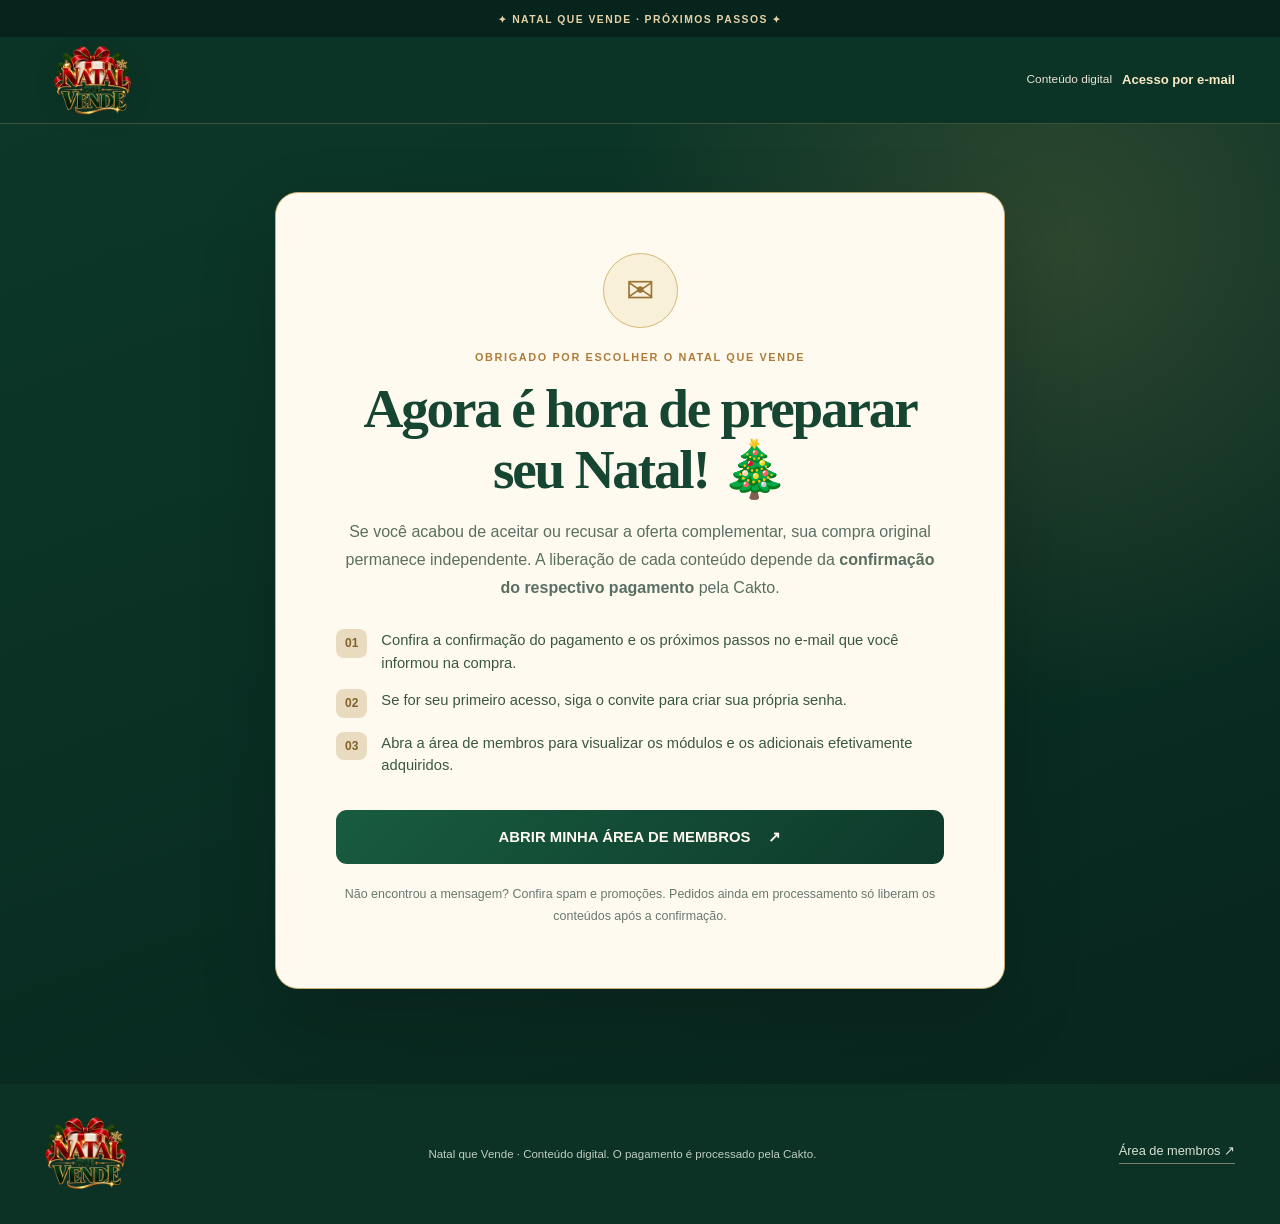
<file: obrigado/index.html>
<!doctype html>
<html lang="pt-BR">
<head>
<meta charset="utf-8"><meta name="viewport" content="width=device-width,initial-scale=1,viewport-fit=cover">
<meta name="robots" content="noindex,nofollow,noarchive"><meta name="theme-color" content="#103D2F">
<title>Próximos passos | Natal que Vende</title>
<link rel="icon" type="image/png" href="../assets/images/favicon.png">
<link rel="stylesheet" href="../upsell/styles.css">
<style>
.thanks-shell{min-height:calc(100svh - 205px);display:grid;align-items:center;padding:68px 0 95px;background:radial-gradient(circle at 83% 13%,rgba(218,177,98,.17),transparent 34%),linear-gradient(160deg,#0c3829,#08261e)}
.thanks-grid{max-width:730px}
.thanks-card{padding:clamp(26px,5vw,60px);background:#fffaf0;border:1px solid #c9ac70;border-radius:23px;text-align:center;box-shadow:0 30px 80px rgba(0,0,0,.16)}
.thanks-icon{width:75px;height:75px;display:grid;place-items:center;margin:0 auto 19px;border:1px solid #d4b874;color:#9b7434;border-radius:50%;background:#f9f0d9;font-size:2.1rem}
.thanks-card .section-kicker{justify-content:center}
.thanks-card h1{font-size:clamp(2.05rem,5vw,3.45rem);line-height:1.1;color:#164532;margin:14px 0 18px}
.thanks-card p{color:#596f60;line-height:1.75}
.thanks-steps{text-align:left;display:grid;gap:14px;margin:27px 0 33px;counter-reset:steps;padding:0}
.thanks-steps li{list-style:none;counter-increment:steps;display:flex;align-items:flex-start;gap:14px;color:#395744;line-height:1.55;font-size:.92rem}
.thanks-steps li:before{content:counter(steps,decimal-leading-zero);background:#e8dbc0;color:#80622a;padding:5px 9px;border-radius:8px;font-size:.75rem;font-weight:bold}
.thanks-button{background:linear-gradient(135deg,#185c40,#0e3a2b);color:#fffaf0}
.thanks-note{font-size:.78rem!important;color:#69786e!important;margin:20px 0 0}
@media(max-width:540px){.thanks-shell{padding:35px 0 55px}.thanks-card{border-radius:16px}.thanks-steps{gap:19px}}
</style>
</head>
<body>
<div class="preheader">✦ NATAL QUE VENDE · PRÓXIMOS PASSOS ✦</div>
<header class="header"><div class="wrap header-inner"><a class="brand" href="../" aria-label="Natal que Vende"><img src="../assets/images/logo-natal-que-vende-v2.webp" alt="Natal que Vende" width="94" height="77"></a><div class="header-assurance">Conteúdo digital<br><strong>Acesso por e-mail</strong></div></div></header>
<main class="thanks-shell">
  <div class="wrap thanks-grid">
    <section class="thanks-card">
      <div class="thanks-icon" aria-hidden="true">✉</div>
      <span class="section-kicker">OBRIGADO POR ESCOLHER O NATAL QUE VENDE</span>
      <h1>Agora é hora de preparar seu Natal! 🎄</h1>
      <p>Se você acabou de aceitar ou recusar a oferta complementar, sua compra original permanece independente. A liberação de cada conteúdo depende da <strong>confirmação do respectivo pagamento</strong> pela Cakto.</p>
      <ol class="thanks-steps">
        <li>Confira a confirmação do pagamento e os próximos passos no e-mail que você informou na compra.</li>
        <li>Se for seu primeiro acesso, siga o convite para criar sua própria senha.</li>
        <li>Abra a área de membros para visualizar os módulos e os adicionais efetivamente adquiridos.</li>
      </ol>
      <a class="button thanks-button" href="../portal/">ABRIR MINHA ÁREA DE MEMBROS <span aria-hidden="true">↗</span></a>
      <p class="thanks-note">Não encontrou a mensagem? Confira spam e promoções. Pedidos ainda em processamento só liberam os conteúdos após a confirmação.</p>
    </section>
  </div>
</main>
<footer class="footer"><div class="wrap footer-grid"><a href="../" aria-label="Natal que Vende - página inicial"><img src="../assets/images/logo-natal-que-vende-v2.webp" alt="Natal que Vende" width="85" height="85"></a><p>Natal que Vende · Conteúdo digital. O pagamento é processado pela Cakto.</p><a href="../portal/">Área de membros ↗</a></div></footer>
</body>
</html>
</file>
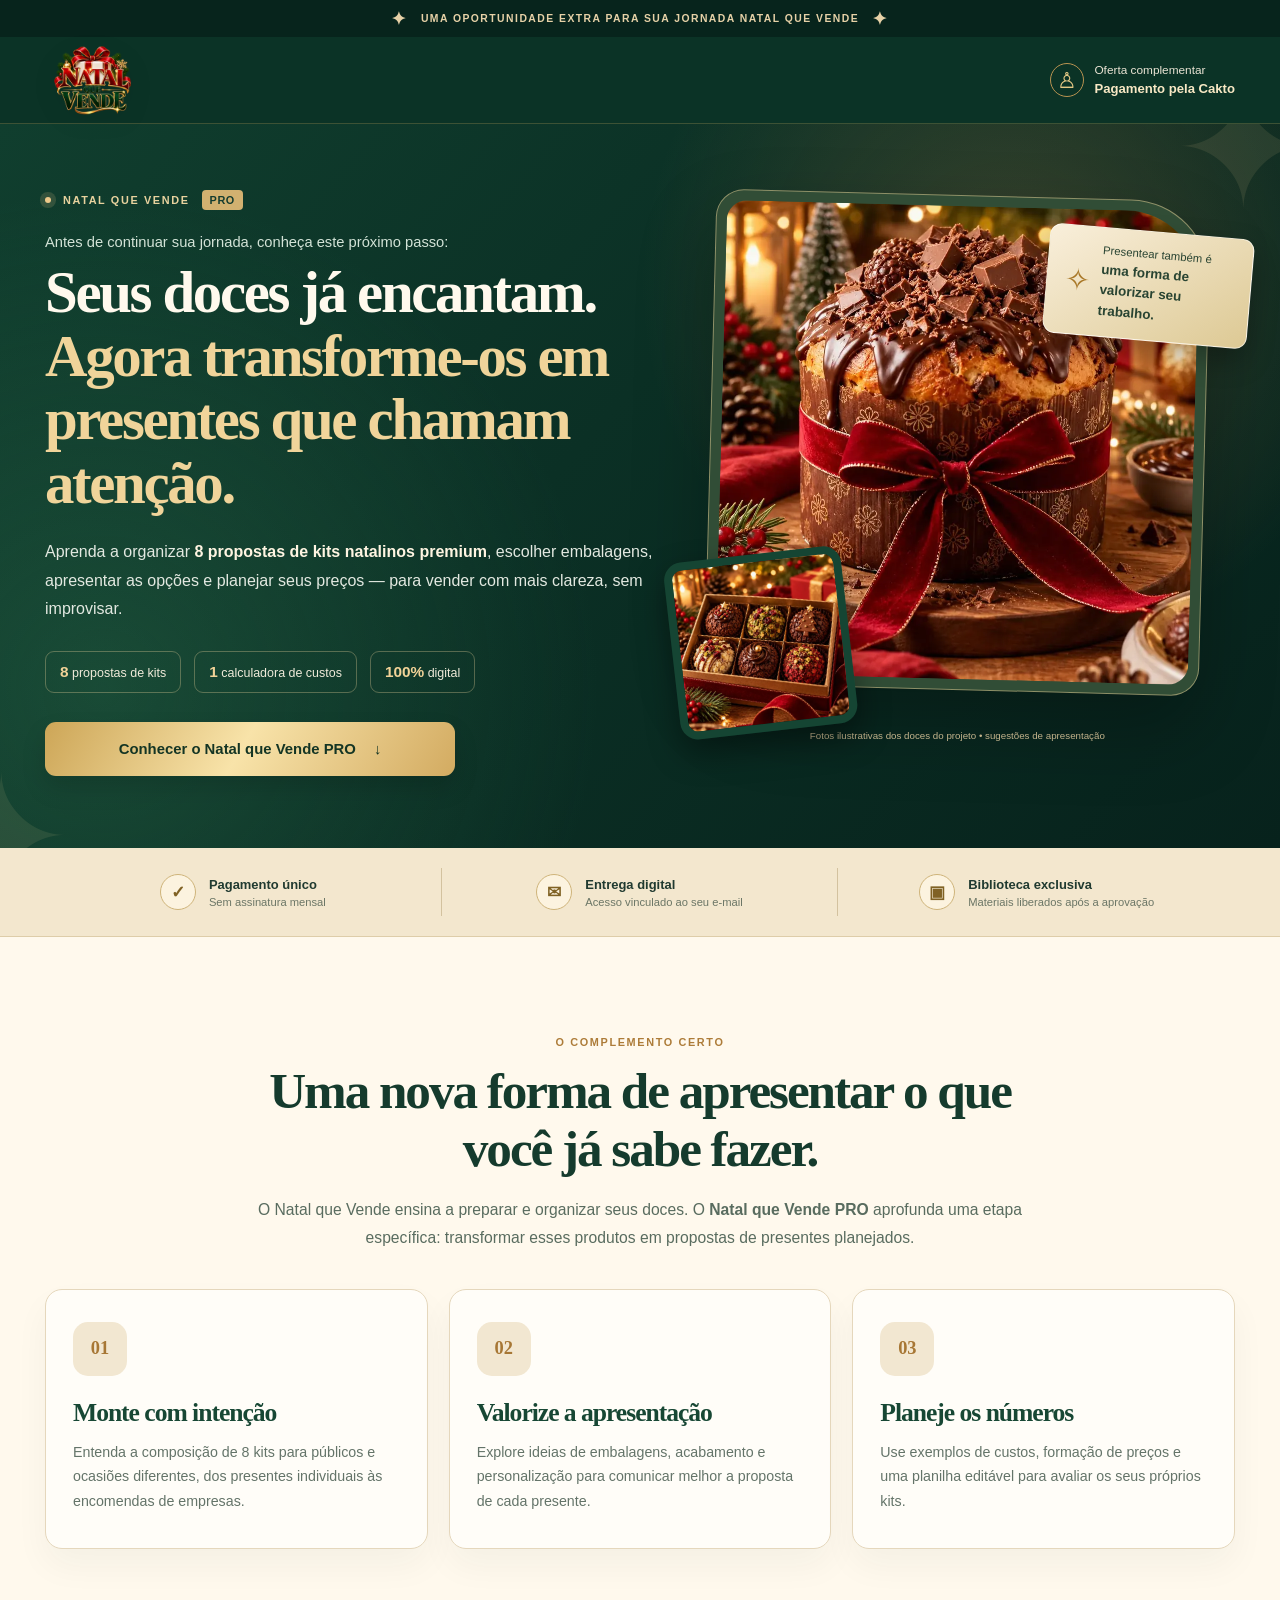
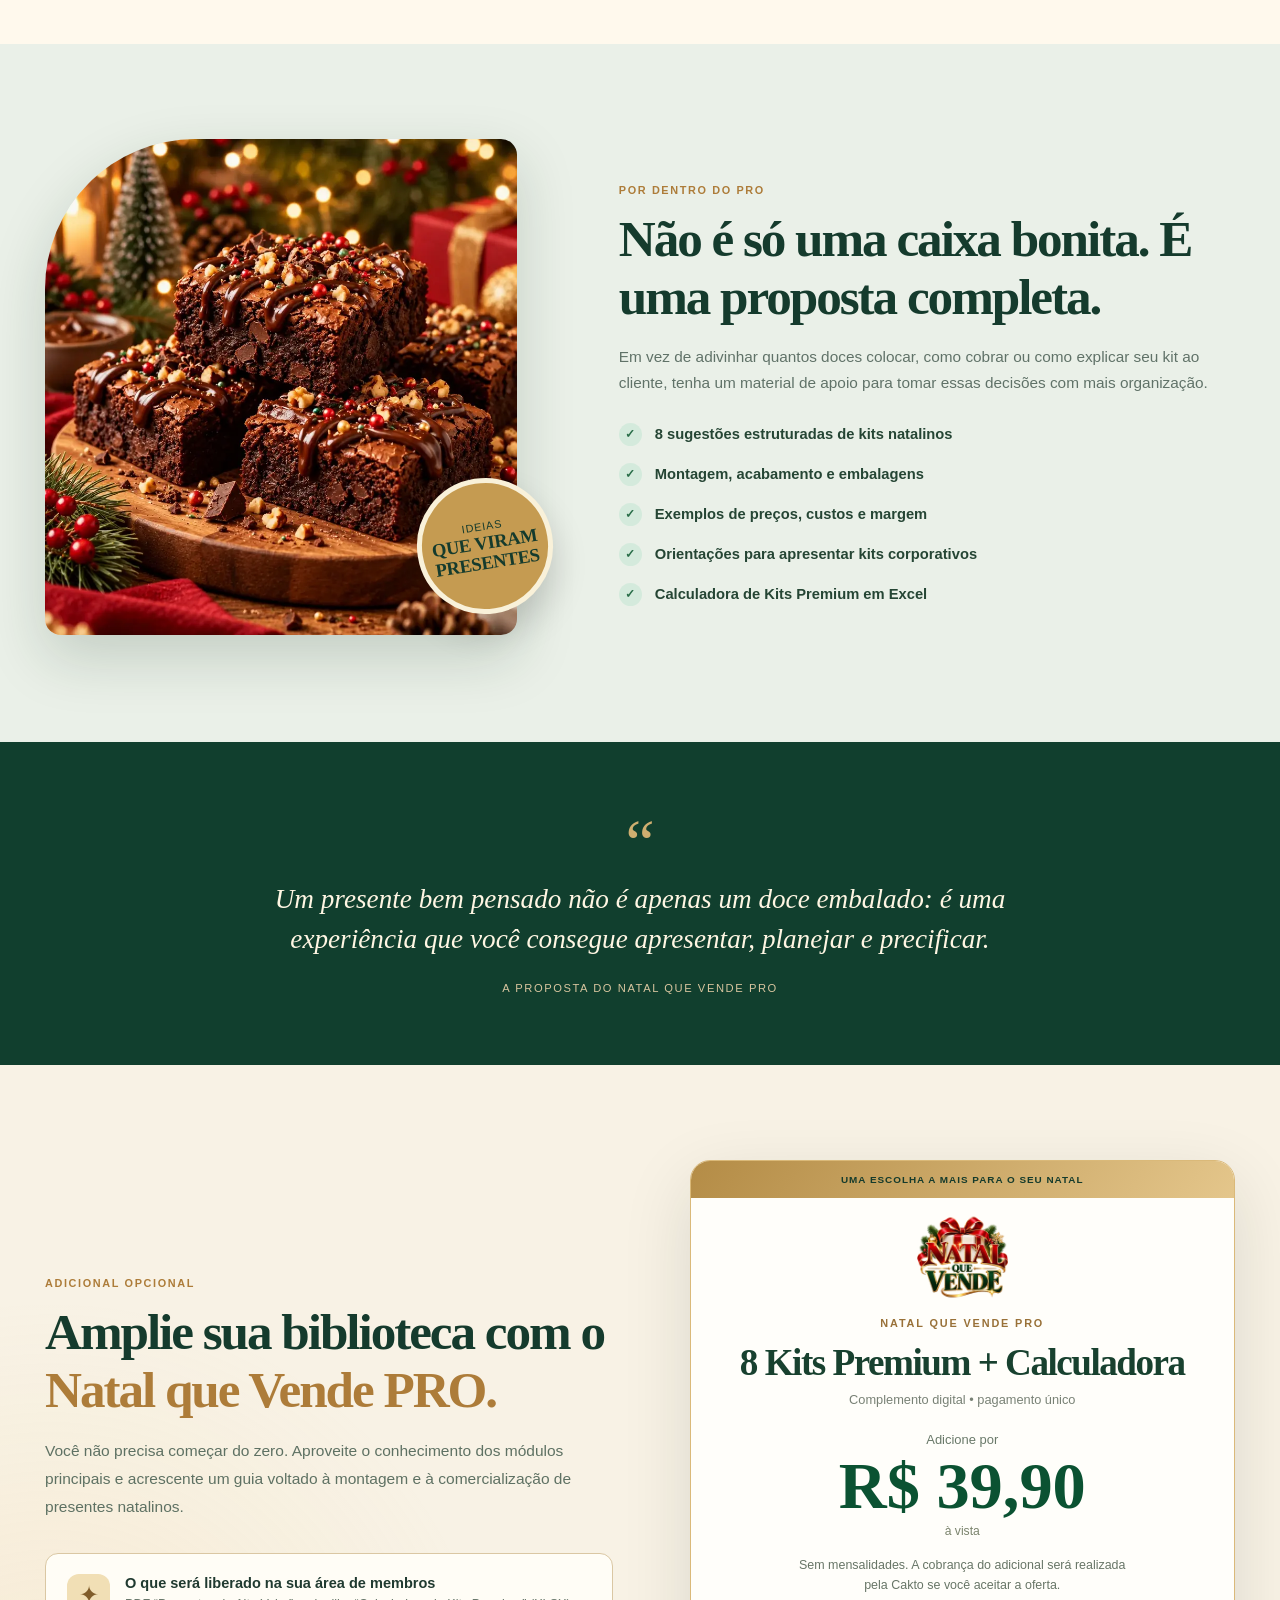
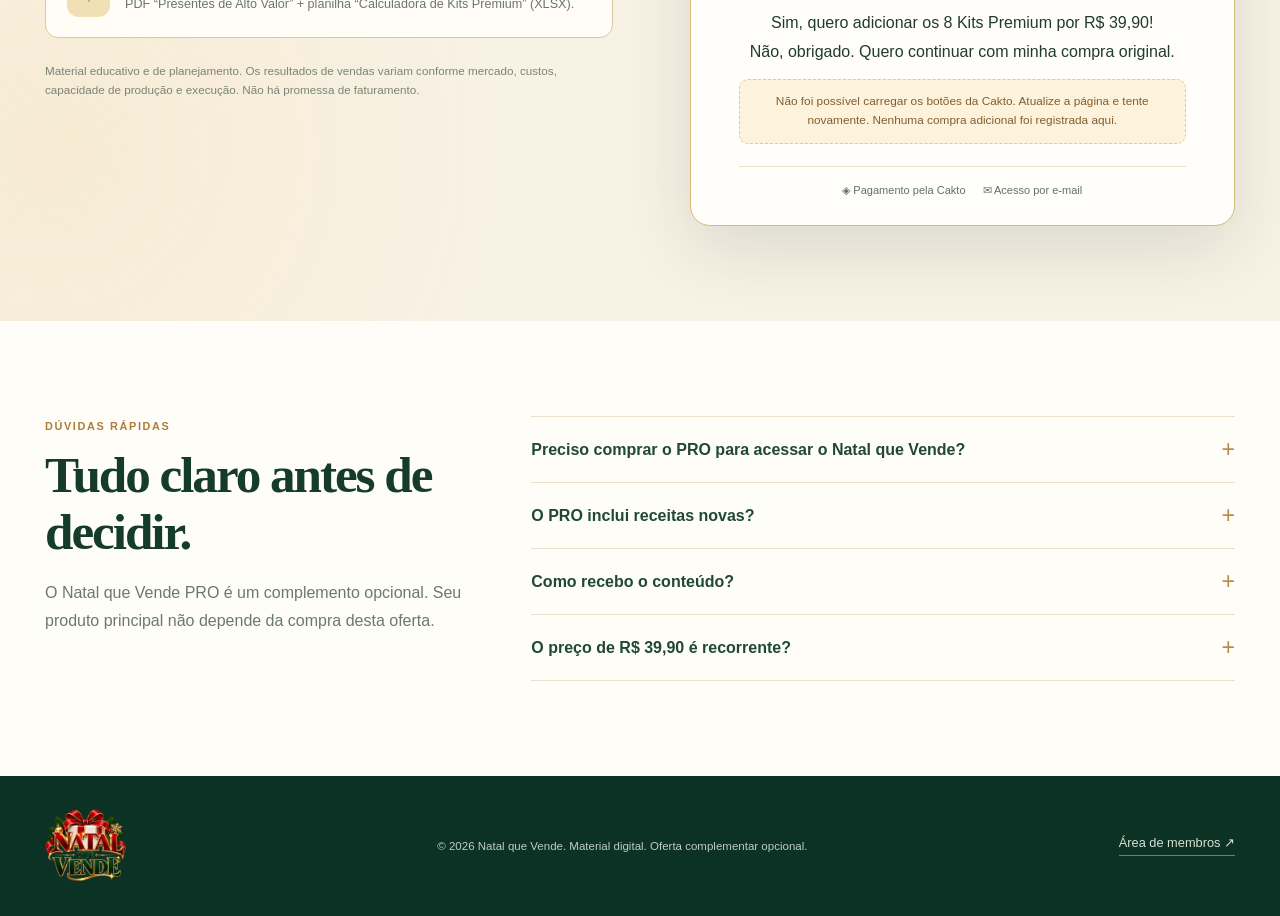
<file: upsell/index.html>
<!doctype html>
<html lang="pt-BR">
<head>
  <meta charset="utf-8">
  <meta name="viewport" content="width=device-width,initial-scale=1,viewport-fit=cover">
  <meta name="theme-color" content="#103D2F">
  <meta name="robots" content="noindex,nofollow,noarchive">
  <meta name="description" content="Natal que Vende PRO — 8 kits de Natal premium, orientações de montagem, exemplos de precificação e calculadora de kits. Produto digital complementar.">
  <meta property="og:type" content="website">
  <meta property="og:title" content="Natal que Vende PRO — Presentes de Alto Valor">
  <meta property="og:description" content="Transforme seus doces de Natal em propostas de presentes com oito kits planejados, orientações de montagem e calculadora de custos.">
  <meta property="og:image" content="https://oficial-oferta.github.io/natal-que-vende/assets/images/og-natal-que-vende.webp">
  <link rel="icon" href="../assets/images/favicon.png" type="image/png">
  <link rel="preload" href="../assets/images/logo-natal-que-vende-v2.webp" as="image" type="image/webp">
  <link rel="stylesheet" href="styles.css">
  <script src="app.js" defer></script>
  <title>Natal que Vende PRO — Sua oferta complementar</title>
</head>
<body>
  <a class="skip" href="#conteudo">Pular para o conteúdo</a>
  <div class="preheader"><span aria-hidden="true">✦</span> UMA OPORTUNIDADE EXTRA PARA SUA JORNADA NATAL QUE VENDE <span aria-hidden="true">✦</span></div>
  <header class="header">
    <div class="wrap header-inner">
      <a href="../" class="brand" aria-label="Natal que Vende — site principal">
        <img src="../assets/images/logo-natal-que-vende-v2.webp" alt="Natal que Vende" width="124" height="124">
      </a>
      <div class="header-assurance"><span class="tiny-lock" aria-hidden="true">♙</span><span>Oferta complementar<br><strong>Pagamento pela Cakto</strong></span></div>
    </div>
  </header>

  <main id="conteudo">
    <section class="hero" aria-labelledby="hero-title">
      <div class="wrap hero-grid">
        <div class="hero-copy">
          <span class="eyebrow"><i aria-hidden="true"></i> NATAL QUE VENDE <b>PRO</b></span>
          <p class="preheadline">Antes de continuar sua jornada, conheça este próximo passo:</p>
          <h1 id="hero-title">Seus doces já encantam. <em>Agora transforme-os em presentes que chamam atenção.</em></h1>
          <p class="hero-lead">Aprenda a organizar <strong>8 propostas de kits natalinos premium</strong>, escolher embalagens, apresentar as opções e planejar seus preços — para vender com mais clareza, sem improvisar.</p>
          <div class="hero-facts">
            <span><strong>8</strong> propostas de kits</span>
            <span><strong>1</strong> calculadora de custos</span>
            <span><strong>100%</strong> digital</span>
          </div>
          <a href="#oferta" class="button button-gold hero-jump">Conhecer o Natal que Vende PRO <span aria-hidden="true">↓</span></a>
        </div>
        <div class="hero-art" aria-label="Inspirações visuais de doces natalinos">
          <div class="art-frame">
            <img class="art-main" src="../assets/images/chocotone.webp" alt="Chocotone artesanal com apresentação natalina" width="600" height="580" fetchpriority="high">
            <img class="art-accent" src="../assets/images/brigadeiros.webp" alt="Brigadeiros em uma apresentação especial" width="350" height="340" loading="lazy">
          </div>
          <div class="art-ticket"><span class="art-ticket-icon" aria-hidden="true">✧</span><span>Presentear também é<br><strong>uma forma de valorizar seu trabalho.</strong></span></div>
          <span class="art-caption">Fotos ilustrativas dos doces do projeto • sugestões de apresentação</span>
        </div>
      </div>
    </section>

    <section class="trust-band" aria-label="Informações da oferta">
      <div class="wrap trust-row">
        <div><span class="trust-ico" aria-hidden="true">✓</span><span><strong>Pagamento único</strong><small>Sem assinatura mensal</small></span></div>
        <div><span class="trust-ico" aria-hidden="true">✉</span><span><strong>Entrega digital</strong><small>Acesso vinculado ao seu e-mail</small></span></div>
        <div><span class="trust-ico" aria-hidden="true">▣</span><span><strong>Biblioteca exclusiva</strong><small>Materiais liberados após a aprovação</small></span></div>
      </div>
    </section>

    <section class="section difference" aria-labelledby="difference-title">
      <div class="wrap">
        <div class="section-intro center"><span class="section-kicker">O COMPLEMENTO CERTO</span><h2 id="difference-title">Uma nova forma de apresentar o que você já sabe fazer.</h2><p>O Natal que Vende ensina a preparar e organizar seus doces. O <strong>Natal que Vende PRO</strong> aprofunda uma etapa específica: transformar esses produtos em propostas de presentes planejados.</p></div>
        <div class="difference-grid">
          <article class="difference-card"><div class="card-symbol" aria-hidden="true">01</div><h3>Monte com intenção</h3><p>Entenda a composição de 8 kits para públicos e ocasiões diferentes, dos presentes individuais às encomendas de empresas.</p></article>
          <article class="difference-card"><div class="card-symbol" aria-hidden="true">02</div><h3>Valorize a apresentação</h3><p>Explore ideias de embalagens, acabamento e personalização para comunicar melhor a proposta de cada presente.</p></article>
          <article class="difference-card"><div class="card-symbol" aria-hidden="true">03</div><h3>Planeje os números</h3><p>Use exemplos de custos, formação de preços e uma planilha editável para avaliar os seus próprios kits.</p></article>
        </div>
      </div>
    </section>

    <section class="showcase section" aria-labelledby="showcase-title">
      <div class="wrap showcase-grid">
        <div class="showcase-photo">
          <img src="../assets/images/brownie.webp" alt="Brownie natalino artesanal usado como inspiração para presentes" width="750" height="750" loading="lazy">
          <div class="showcase-seal">IDEIAS<br><strong>QUE VIRAM<br>PRESENTES</strong></div>
        </div>
        <div class="showcase-copy">
          <span class="section-kicker">POR DENTRO DO PRO</span>
          <h2 id="showcase-title">Não é só uma caixa bonita. É uma proposta completa.</h2>
          <p>Em vez de adivinhar quantos doces colocar, como cobrar ou como explicar seu kit ao cliente, tenha um material de apoio para tomar essas decisões com mais organização.</p>
          <ul class="check-list">
            <li><span aria-hidden="true">✓</span>8 sugestões estruturadas de kits natalinos</li>
            <li><span aria-hidden="true">✓</span>Montagem, acabamento e embalagens</li>
            <li><span aria-hidden="true">✓</span>Exemplos de preços, custos e margem</li>
            <li><span aria-hidden="true">✓</span>Orientações para apresentar kits corporativos</li>
            <li><span aria-hidden="true">✓</span>Calculadora de Kits Premium em Excel</li>
          </ul>
        </div>
      </div>
    </section>

    <section class="section quote-section">
      <div class="wrap quote-inner"><span class="quote-mark" aria-hidden="true">“</span><p>Um presente bem pensado não é apenas um doce embalado: é uma experiência que você consegue apresentar, planejar e precificar.</p><span class="quote-footnote">A proposta do Natal que Vende PRO</span></div>
    </section>

    <section class="section offer-section" id="oferta" aria-labelledby="offer-title">
      <div class="wrap offer-grid">
        <div class="offer-copy">
          <span class="section-kicker">ADICIONAL OPCIONAL</span>
          <h2 id="offer-title">Amplie sua biblioteca com o <em>Natal que Vende PRO.</em></h2>
          <p>Você não precisa começar do zero. Aproveite o conhecimento dos módulos principais e acrescente um guia voltado à montagem e à comercialização de presentes natalinos.</p>
          <div class="offer-delivery">
            <div class="delivery-icon" aria-hidden="true">✦</div>
            <div><strong>O que será liberado na sua área de membros</strong><span>PDF “Presentes de Alto Valor” + planilha “Calculadora de Kits Premium” (XLSX).</span></div>
          </div>
          <p class="small-print">Material educativo e de planejamento. Os resultados de vendas variam conforme mercado, custos, capacidade de produção e execução. Não há promessa de faturamento.</p>
        </div>
        <div class="checkout-card">
          <div class="checkout-ribbon">UMA ESCOLHA A MAIS PARA O SEU NATAL</div>
          <img src="../assets/images/logo-natal-que-vende-v2.webp" alt="Natal que Vende" class="checkout-logo" width="100" height="100" loading="lazy">
          <span class="checkout-name">NATAL QUE VENDE PRO</span>
          <h3>8 Kits Premium + Calculadora</h3>
          <p class="checkout-caption">Complemento digital • pagamento único</p>
          <div class="price-line"><small>Adicione por</small><strong>R$ 39,90</strong><span>à vista</span></div>
          <div class="payline">Sem mensalidades. A cobrança do adicional será realizada pela Cakto se você aceitar a oferta.</div>
          <div class="official-action-slot" id="cakto-upsell-buttons" aria-label="Escolha sua oferta complementar na Cakto">
            <!-- Componentes oficiais copiados do Gerador de Upsell da Cakto.
                 offer-id identifica a OFERTA, não o ID de produto usado pelo webhook.
                 O único ajuste é o destino pós-escolha: nosso site de instruções,
                 em vez de members_area da área de membros padrão da Cakto. -->
            <cakto-upsell-buttons>
              <cakto-upsell-accept
                bg-color="#13780fff"
                text-color="#ffffff"
                upsell-accept-url="https://oficial-oferta.github.io/natal-que-vende/obrigado/"
                offer-id="5ymryom"
                app-base-url="https://app.cakto.com.br"
                offer-type="upsell"
                upsell-reject-url="https://oficial-oferta.github.io/natal-que-vende/obrigado/"
              >Sim, quero adicionar os 8 Kits Premium por R$ 39,90!</cakto-upsell-accept>
              <cakto-upsell-reject
                upsell-reject-url="https://oficial-oferta.github.io/natal-que-vende/obrigado/"
              >Não, obrigado. Quero continuar com minha compra original.</cakto-upsell-reject>
            </cakto-upsell-buttons>
          </div>
          <p class="integration-note" id="integration-note" role="status">A Cakto processa sua escolha e o pagamento do adicional. Após a confirmação, os materiais adquiridos serão vinculados ao e-mail utilizado na compra.</p>
          <div class="checkout-trust">
            <span>◈ Pagamento pela Cakto</span><span>✉ Acesso por e-mail</span>
          </div>
        </div>
      </div>
    </section>

    <section class="section faq" aria-labelledby="faq-title">
      <div class="wrap faq-grid">
        <div><span class="section-kicker">DÚVIDAS RÁPIDAS</span><h2 id="faq-title">Tudo claro antes de decidir.</h2><p>O Natal que Vende PRO é um complemento opcional. Seu produto principal não depende da compra desta oferta.</p></div>
        <div class="faq-items">
          <details><summary>Preciso comprar o PRO para acessar o Natal que Vende?</summary><p>Não. Seu produto principal é independente. O PRO é um conteúdo extra, e recusá-lo não cancela a compra original.</p></details>
          <details><summary>O PRO inclui receitas novas?</summary><p>O foco é combinar, montar, apresentar e precificar kits natalinos. Não é uma repetição do módulo principal de receitas.</p></details>
          <details><summary>Como recebo o conteúdo?</summary><p>Após a confirmação do pagamento do adicional, o material será vinculado ao e-mail utilizado na compra e poderá ser acessado na área de membros, depois de concluída a integração da Cakto.</p></details>
          <details><summary>O preço de R$ 39,90 é recorrente?</summary><p>Não. É pagamento único pelo conteúdo digital complementar, sem assinatura mensal.</p></details>
        </div>
      </div>
    </section>
  </main>
  <footer class="footer">
    <div class="wrap footer-grid"><a href="../" aria-label="Natal que Vende, página inicial"><img src="../assets/images/logo-natal-que-vende-v2.webp" width="85" height="85" alt="Natal que Vende"></a><p>© <span id="year">2026</span> Natal que Vende. Material digital. Oferta complementar opcional.</p><a href="../portal/">Área de membros <span aria-hidden="true">↗</span></a></div>
  </footer>
  <script type="text/javascript" src="https://caktoscripts.nyc3.cdn.digitaloceanspaces.com/upsell.js" defer></script>
</body>
</html>
</file>
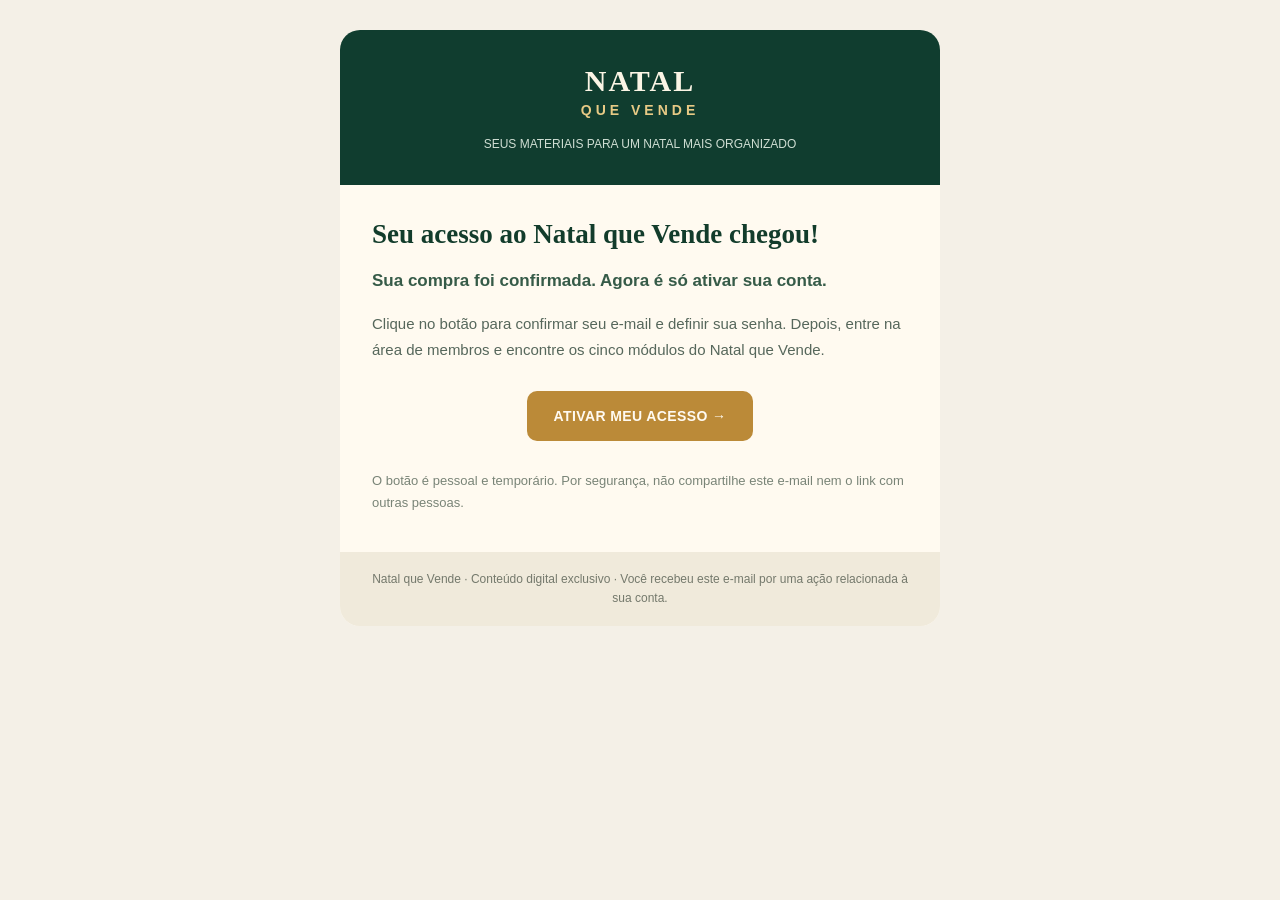
<file: portal/supabase/email-templates/invite.html>
<!doctype html>
<html lang="pt-BR"><head><meta charset="utf-8"><meta name="viewport" content="width=device-width,initial-scale=1"></head>
<body style="margin:0;padding:30px 12px;background:#f4f0e7;font-family:Arial,Helvetica,sans-serif;color:#153e30">
  <table role="presentation" cellspacing="0" cellpadding="0" border="0" style="width:100%;max-width:600px;margin:0 auto;background:#fffaf0;border-radius:20px;overflow:hidden">
    <tr><td style="padding:34px 26px;text-align:center;background:#103d2f;color:#fbf5e5">
      <p style="font-family:Georgia,serif;font-size:30px;letter-spacing:2px;font-weight:bold;margin:0">NATAL</p>
      <p style="color:#e7ca85;font-size:14px;font-weight:bold;letter-spacing:4px;margin:4px 0 0">QUE VENDE</p>
      <p style="font-size:12px;color:#cfded3;margin:19px 0 0">SEUS MATERIAIS PARA UM NATAL MAIS ORGANIZADO</p>
    </td></tr>
    <tr><td style="padding:34px 32px 38px">
      <h1 style="font-family:Georgia,serif;color:#123c2b;line-height:1.18;font-size:27px;margin:0 0 17px">Seu acesso ao Natal que Vende chegou!</h1>
      <p style="font-size:17px;color:#365b48;font-weight:bold;line-height:1.55">Sua compra foi confirmada. Agora é só ativar sua conta.</p>
      <p style="font-size:15px;color:#56675b;line-height:1.75;margin:14px 0 27px">Clique no botão para confirmar seu e-mail e definir sua senha. Depois, entre na área de membros e encontre os cinco módulos do Natal que Vende.</p>
      <table role="presentation" cellspacing="0" cellpadding="0" border="0" style="width:100%"><tr><td style="text-align:center">
        <a href="{{ .ConfirmationURL }}" style="background:#bb8a38;color:#fffaf1;display:inline-block;border-radius:10px;padding:17px 26px;font-weight:bold;font-size:14px;letter-spacing:.4px;text-decoration:none">ATIVAR MEU ACESSO &rarr;</a>
      </td></tr></table>
      <p style="font-size:13px;color:#798477;line-height:1.7;margin:29px 0 0">O botão é pessoal e temporário. Por segurança, não compartilhe este e-mail nem o link com outras pessoas.</p>
    </td></tr>
    <tr><td style="background:#f0eadb;padding:18px 32px;color:#74796c;font-size:12px;line-height:1.6;text-align:center">
      Natal que Vende · Conteúdo digital exclusivo · Você recebeu este e-mail por uma ação relacionada à sua conta.
    </td></tr>
  </table>
</body></html>
</file>
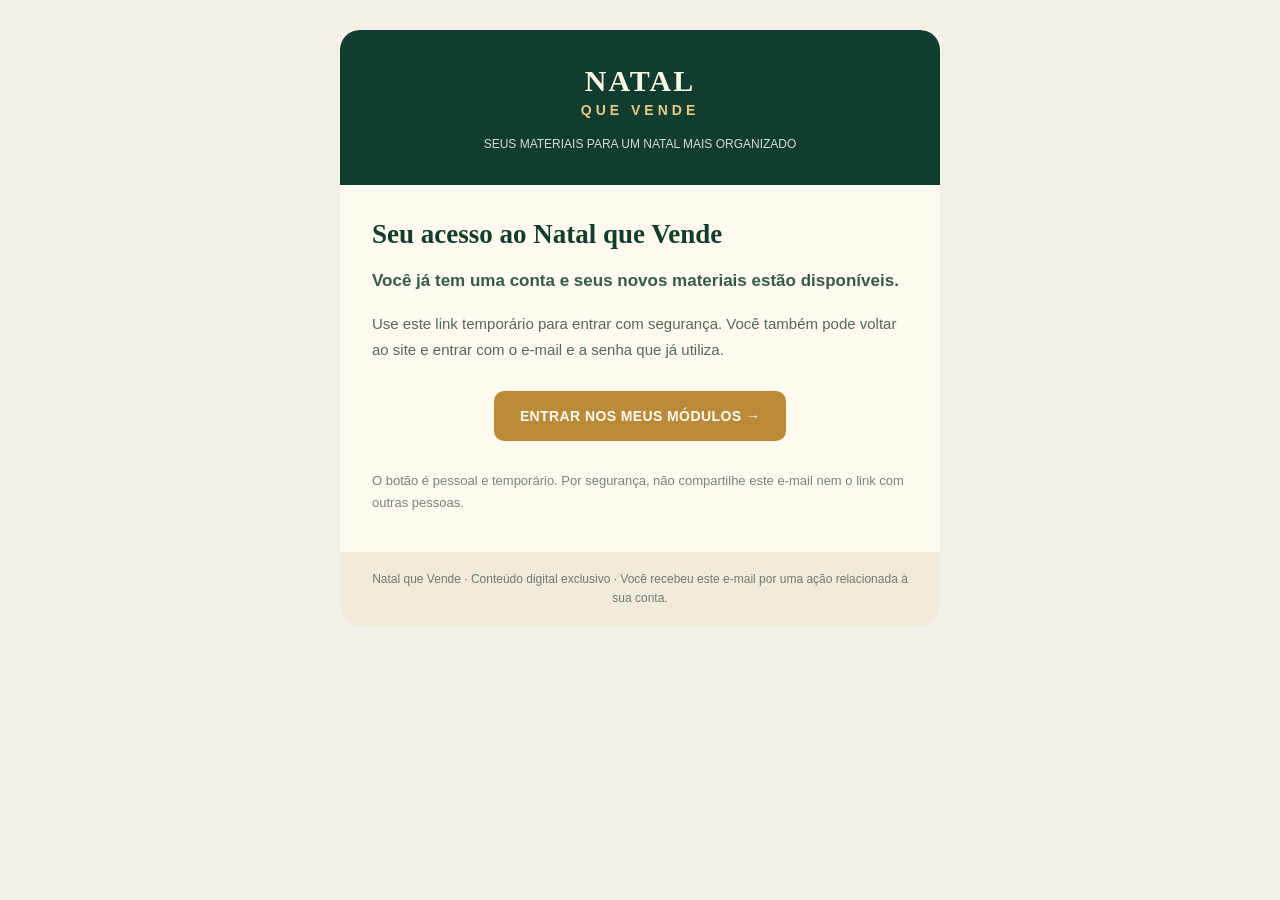
<file: portal/supabase/email-templates/magic_link.html>
<!doctype html>
<html lang="pt-BR"><head><meta charset="utf-8"><meta name="viewport" content="width=device-width,initial-scale=1"></head>
<body style="margin:0;padding:30px 12px;background:#f4f0e7;font-family:Arial,Helvetica,sans-serif;color:#153e30">
  <table role="presentation" cellspacing="0" cellpadding="0" border="0" style="width:100%;max-width:600px;margin:0 auto;background:#fffaf0;border-radius:20px;overflow:hidden">
    <tr><td style="padding:34px 26px;text-align:center;background:#103d2f;color:#fbf5e5">
      <p style="font-family:Georgia,serif;font-size:30px;letter-spacing:2px;font-weight:bold;margin:0">NATAL</p>
      <p style="color:#e7ca85;font-size:14px;font-weight:bold;letter-spacing:4px;margin:4px 0 0">QUE VENDE</p>
      <p style="font-size:12px;color:#cfded3;margin:19px 0 0">SEUS MATERIAIS PARA UM NATAL MAIS ORGANIZADO</p>
    </td></tr>
    <tr><td style="padding:34px 32px 38px">
      <h1 style="font-family:Georgia,serif;color:#123c2b;line-height:1.18;font-size:27px;margin:0 0 17px">Seu acesso ao Natal que Vende</h1>
      <p style="font-size:17px;color:#365b48;font-weight:bold;line-height:1.55">Você já tem uma conta e seus novos materiais estão disponíveis.</p>
      <p style="font-size:15px;color:#56675b;line-height:1.75;margin:14px 0 27px">Use este link temporário para entrar com segurança. Você também pode voltar ao site e entrar com o e-mail e a senha que já utiliza.</p>
      <table role="presentation" cellspacing="0" cellpadding="0" border="0" style="width:100%"><tr><td style="text-align:center">
        <a href="{{ .ConfirmationURL }}" style="background:#bb8a38;color:#fffaf1;display:inline-block;border-radius:10px;padding:17px 26px;font-weight:bold;font-size:14px;letter-spacing:.4px;text-decoration:none">ENTRAR NOS MEUS MÓDULOS &rarr;</a>
      </td></tr></table>
      <p style="font-size:13px;color:#798477;line-height:1.7;margin:29px 0 0">O botão é pessoal e temporário. Por segurança, não compartilhe este e-mail nem o link com outras pessoas.</p>
    </td></tr>
    <tr><td style="background:#f0eadb;padding:18px 32px;color:#74796c;font-size:12px;line-height:1.6;text-align:center">
      Natal que Vende · Conteúdo digital exclusivo · Você recebeu este e-mail por uma ação relacionada à sua conta.
    </td></tr>
  </table>
</body></html>
</file>
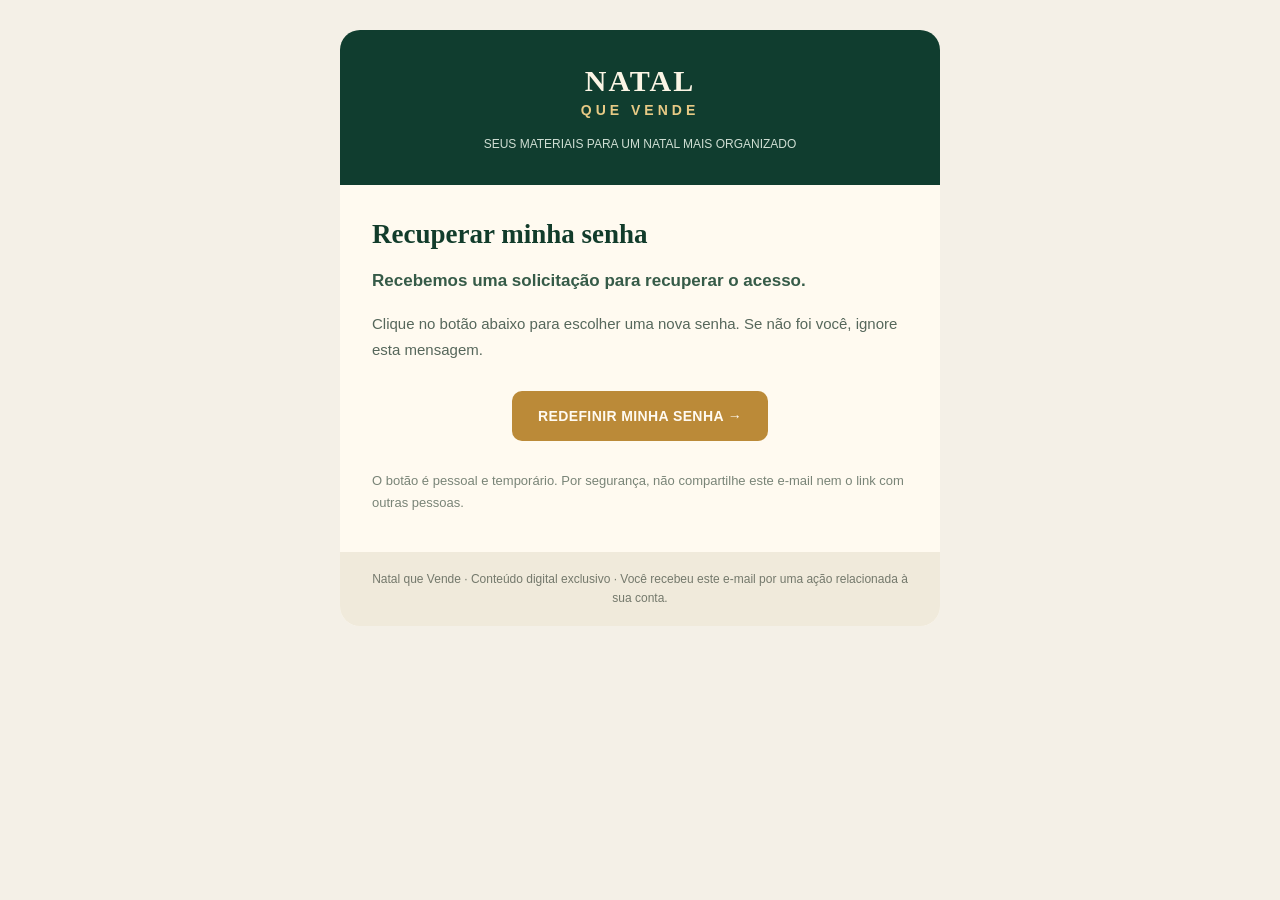
<file: portal/supabase/email-templates/recovery.html>
<!doctype html>
<html lang="pt-BR"><head><meta charset="utf-8"><meta name="viewport" content="width=device-width,initial-scale=1"></head>
<body style="margin:0;padding:30px 12px;background:#f4f0e7;font-family:Arial,Helvetica,sans-serif;color:#153e30">
  <table role="presentation" cellspacing="0" cellpadding="0" border="0" style="width:100%;max-width:600px;margin:0 auto;background:#fffaf0;border-radius:20px;overflow:hidden">
    <tr><td style="padding:34px 26px;text-align:center;background:#103d2f;color:#fbf5e5">
      <p style="font-family:Georgia,serif;font-size:30px;letter-spacing:2px;font-weight:bold;margin:0">NATAL</p>
      <p style="color:#e7ca85;font-size:14px;font-weight:bold;letter-spacing:4px;margin:4px 0 0">QUE VENDE</p>
      <p style="font-size:12px;color:#cfded3;margin:19px 0 0">SEUS MATERIAIS PARA UM NATAL MAIS ORGANIZADO</p>
    </td></tr>
    <tr><td style="padding:34px 32px 38px">
      <h1 style="font-family:Georgia,serif;color:#123c2b;line-height:1.18;font-size:27px;margin:0 0 17px">Recuperar minha senha</h1>
      <p style="font-size:17px;color:#365b48;font-weight:bold;line-height:1.55">Recebemos uma solicitação para recuperar o acesso.</p>
      <p style="font-size:15px;color:#56675b;line-height:1.75;margin:14px 0 27px">Clique no botão abaixo para escolher uma nova senha. Se não foi você, ignore esta mensagem.</p>
      <table role="presentation" cellspacing="0" cellpadding="0" border="0" style="width:100%"><tr><td style="text-align:center">
        <a href="{{ .ConfirmationURL }}" style="background:#bb8a38;color:#fffaf1;display:inline-block;border-radius:10px;padding:17px 26px;font-weight:bold;font-size:14px;letter-spacing:.4px;text-decoration:none">REDEFINIR MINHA SENHA &rarr;</a>
      </td></tr></table>
      <p style="font-size:13px;color:#798477;line-height:1.7;margin:29px 0 0">O botão é pessoal e temporário. Por segurança, não compartilhe este e-mail nem o link com outras pessoas.</p>
    </td></tr>
    <tr><td style="background:#f0eadb;padding:18px 32px;color:#74796c;font-size:12px;line-height:1.6;text-align:center">
      Natal que Vende · Conteúdo digital exclusivo · Você recebeu este e-mail por uma ação relacionada à sua conta.
    </td></tr>
  </table>
</body></html>
</file>
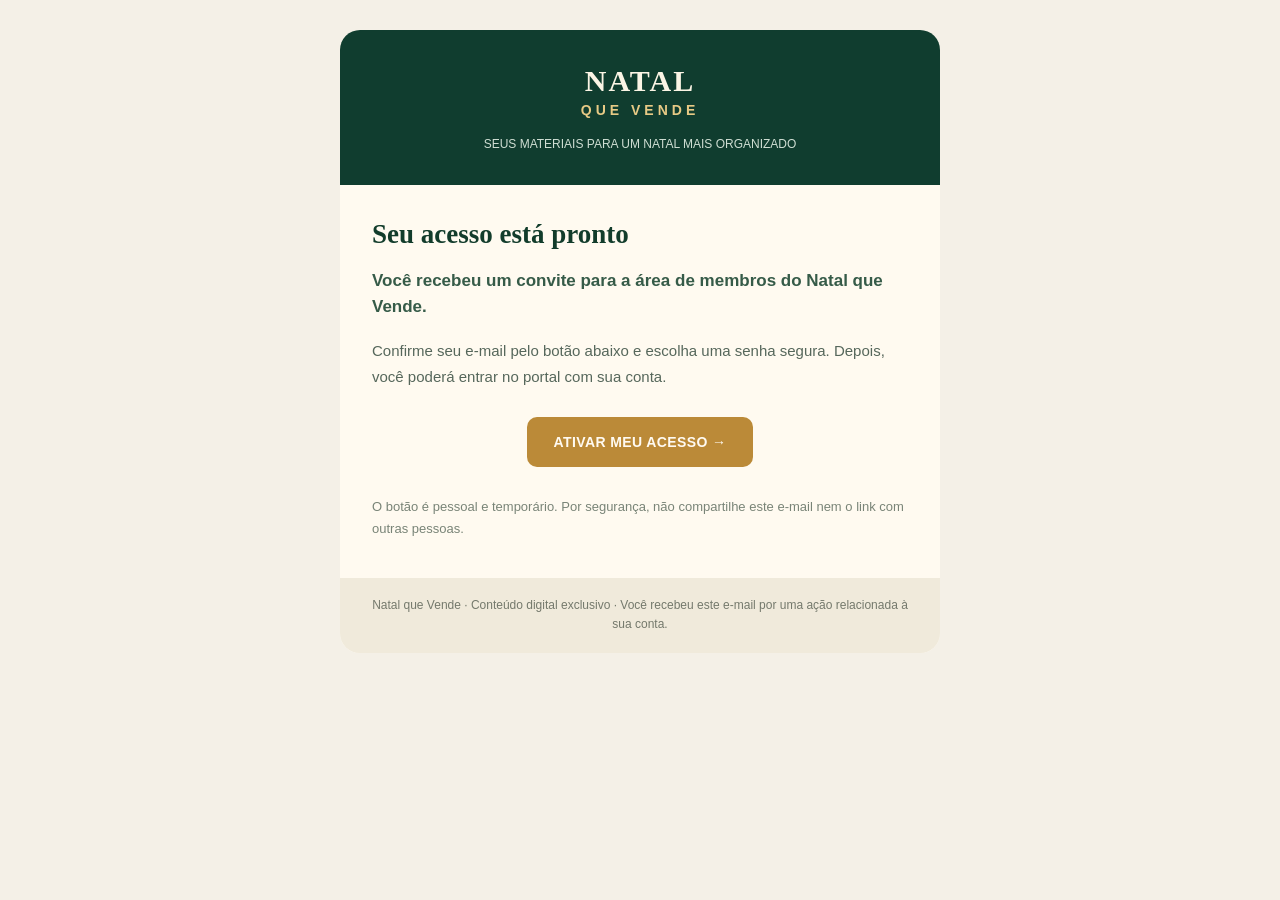
<file: portal/supabase/email-templates/invite-alternatives/invite-a.html>
<!doctype html>
<html lang="pt-BR"><head><meta charset="utf-8"><meta name="viewport" content="width=device-width,initial-scale=1"></head>
<body style="margin:0;padding:30px 12px;background:#f4f0e7;font-family:Arial,Helvetica,sans-serif;color:#153e30">
  <table role="presentation" cellspacing="0" cellpadding="0" border="0" style="width:100%;max-width:600px;margin:0 auto;background:#fffaf0;border-radius:20px;overflow:hidden">
    <tr><td style="padding:34px 26px;text-align:center;background:#103d2f;color:#fbf5e5">
      <p style="font-family:Georgia,serif;font-size:30px;letter-spacing:2px;font-weight:bold;margin:0">NATAL</p>
      <p style="color:#e7ca85;font-size:14px;font-weight:bold;letter-spacing:4px;margin:4px 0 0">QUE VENDE</p>
      <p style="font-size:12px;color:#cfded3;margin:19px 0 0">SEUS MATERIAIS PARA UM NATAL MAIS ORGANIZADO</p>
    </td></tr>
    <tr><td style="padding:34px 32px 38px">
      <h1 style="font-family:Georgia,serif;color:#123c2b;line-height:1.18;font-size:27px;margin:0 0 17px">Seu acesso está pronto</h1>
      <p style="font-size:17px;color:#365b48;font-weight:bold;line-height:1.55">Você recebeu um convite para a área de membros do Natal que Vende.</p>
      <p style="font-size:15px;color:#56675b;line-height:1.75;margin:14px 0 27px">Confirme seu e-mail pelo botão abaixo e escolha uma senha segura. Depois, você poderá entrar no portal com sua conta.</p>
      <table role="presentation" cellspacing="0" cellpadding="0" border="0" style="width:100%"><tr><td style="text-align:center">
        <a href="{{ .ConfirmationURL }}" style="background:#bb8a38;color:#fffaf1;display:inline-block;border-radius:10px;padding:17px 26px;font-weight:bold;font-size:14px;letter-spacing:.4px;text-decoration:none">ATIVAR MEU ACESSO &rarr;</a>
      </td></tr></table>
      <p style="font-size:13px;color:#798477;line-height:1.7;margin:29px 0 0">O botão é pessoal e temporário. Por segurança, não compartilhe este e-mail nem o link com outras pessoas.</p>
    </td></tr>
    <tr><td style="background:#f0eadb;padding:18px 32px;color:#74796c;font-size:12px;line-height:1.6;text-align:center">
      Natal que Vende · Conteúdo digital exclusivo · Você recebeu este e-mail por uma ação relacionada à sua conta.
    </td></tr>
  </table>
</body></html>
</file>
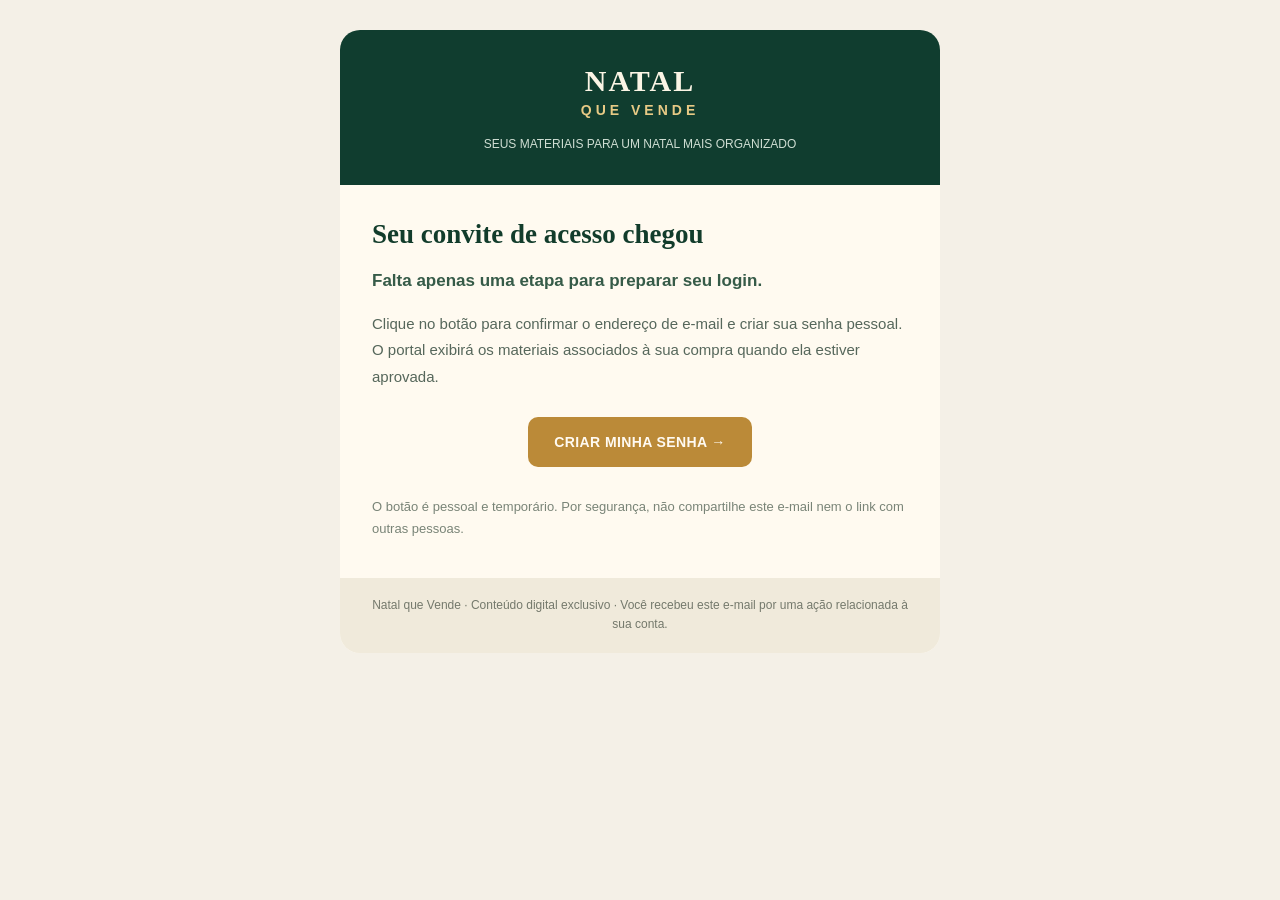
<file: portal/supabase/email-templates/invite-alternatives/invite-b.html>
<!doctype html>
<html lang="pt-BR"><head><meta charset="utf-8"><meta name="viewport" content="width=device-width,initial-scale=1"></head>
<body style="margin:0;padding:30px 12px;background:#f4f0e7;font-family:Arial,Helvetica,sans-serif;color:#153e30">
  <table role="presentation" cellspacing="0" cellpadding="0" border="0" style="width:100%;max-width:600px;margin:0 auto;background:#fffaf0;border-radius:20px;overflow:hidden">
    <tr><td style="padding:34px 26px;text-align:center;background:#103d2f;color:#fbf5e5">
      <p style="font-family:Georgia,serif;font-size:30px;letter-spacing:2px;font-weight:bold;margin:0">NATAL</p>
      <p style="color:#e7ca85;font-size:14px;font-weight:bold;letter-spacing:4px;margin:4px 0 0">QUE VENDE</p>
      <p style="font-size:12px;color:#cfded3;margin:19px 0 0">SEUS MATERIAIS PARA UM NATAL MAIS ORGANIZADO</p>
    </td></tr>
    <tr><td style="padding:34px 32px 38px">
      <h1 style="font-family:Georgia,serif;color:#123c2b;line-height:1.18;font-size:27px;margin:0 0 17px">Seu convite de acesso chegou</h1>
      <p style="font-size:17px;color:#365b48;font-weight:bold;line-height:1.55">Falta apenas uma etapa para preparar seu login.</p>
      <p style="font-size:15px;color:#56675b;line-height:1.75;margin:14px 0 27px">Clique no botão para confirmar o endereço de e-mail e criar sua senha pessoal. O portal exibirá os materiais associados à sua compra quando ela estiver aprovada.</p>
      <table role="presentation" cellspacing="0" cellpadding="0" border="0" style="width:100%"><tr><td style="text-align:center">
        <a href="{{ .ConfirmationURL }}" style="background:#bb8a38;color:#fffaf1;display:inline-block;border-radius:10px;padding:17px 26px;font-weight:bold;font-size:14px;letter-spacing:.4px;text-decoration:none">CRIAR MINHA SENHA &rarr;</a>
      </td></tr></table>
      <p style="font-size:13px;color:#798477;line-height:1.7;margin:29px 0 0">O botão é pessoal e temporário. Por segurança, não compartilhe este e-mail nem o link com outras pessoas.</p>
    </td></tr>
    <tr><td style="background:#f0eadb;padding:18px 32px;color:#74796c;font-size:12px;line-height:1.6;text-align:center">
      Natal que Vende · Conteúdo digital exclusivo · Você recebeu este e-mail por uma ação relacionada à sua conta.
    </td></tr>
  </table>
</body></html>
</file>
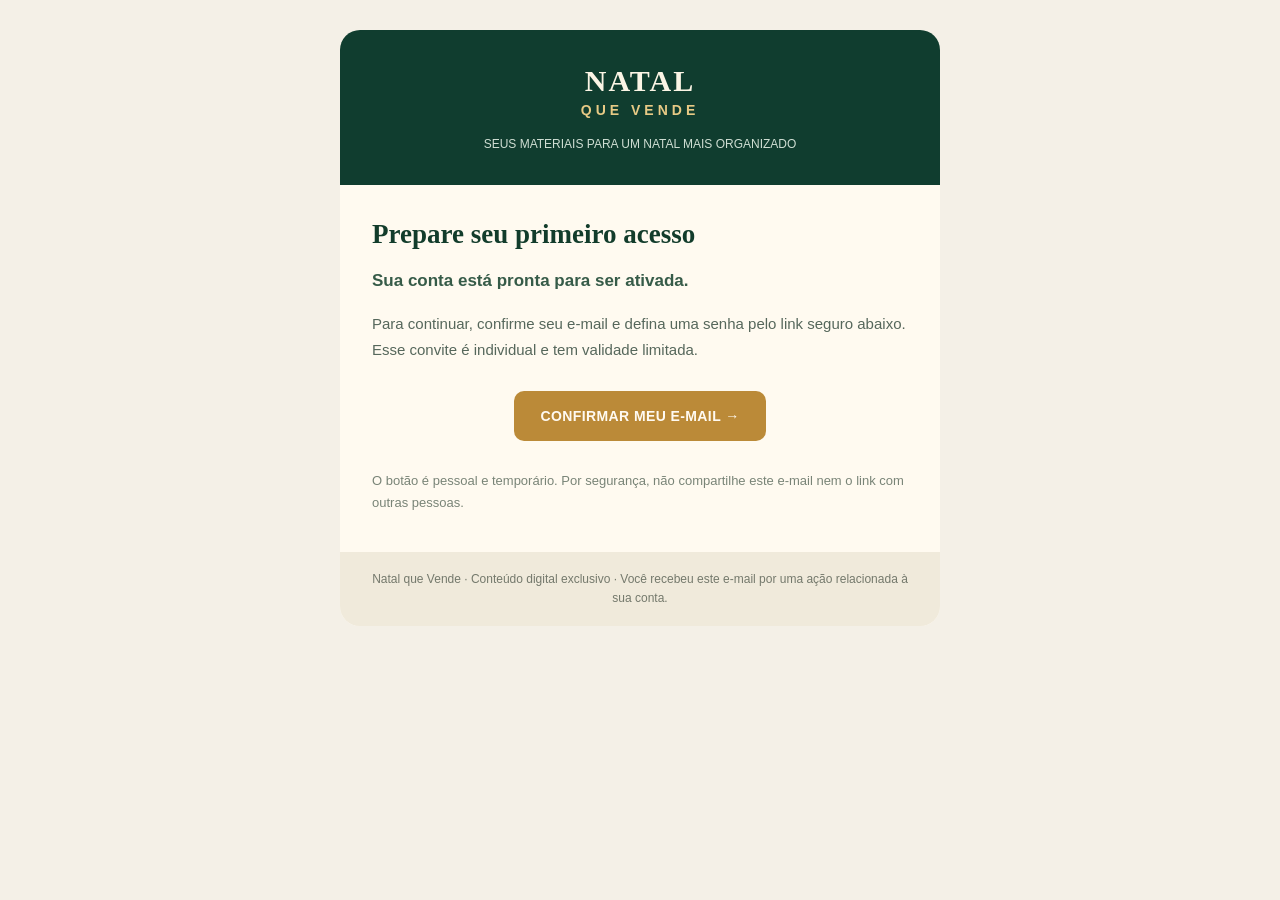
<file: portal/supabase/email-templates/invite-alternatives/invite-c.html>
<!doctype html>
<html lang="pt-BR"><head><meta charset="utf-8"><meta name="viewport" content="width=device-width,initial-scale=1"></head>
<body style="margin:0;padding:30px 12px;background:#f4f0e7;font-family:Arial,Helvetica,sans-serif;color:#153e30">
  <table role="presentation" cellspacing="0" cellpadding="0" border="0" style="width:100%;max-width:600px;margin:0 auto;background:#fffaf0;border-radius:20px;overflow:hidden">
    <tr><td style="padding:34px 26px;text-align:center;background:#103d2f;color:#fbf5e5">
      <p style="font-family:Georgia,serif;font-size:30px;letter-spacing:2px;font-weight:bold;margin:0">NATAL</p>
      <p style="color:#e7ca85;font-size:14px;font-weight:bold;letter-spacing:4px;margin:4px 0 0">QUE VENDE</p>
      <p style="font-size:12px;color:#cfded3;margin:19px 0 0">SEUS MATERIAIS PARA UM NATAL MAIS ORGANIZADO</p>
    </td></tr>
    <tr><td style="padding:34px 32px 38px">
      <h1 style="font-family:Georgia,serif;color:#123c2b;line-height:1.18;font-size:27px;margin:0 0 17px">Prepare seu primeiro acesso</h1>
      <p style="font-size:17px;color:#365b48;font-weight:bold;line-height:1.55">Sua conta está pronta para ser ativada.</p>
      <p style="font-size:15px;color:#56675b;line-height:1.75;margin:14px 0 27px">Para continuar, confirme seu e-mail e defina uma senha pelo link seguro abaixo. Esse convite é individual e tem validade limitada.</p>
      <table role="presentation" cellspacing="0" cellpadding="0" border="0" style="width:100%"><tr><td style="text-align:center">
        <a href="{{ .ConfirmationURL }}" style="background:#bb8a38;color:#fffaf1;display:inline-block;border-radius:10px;padding:17px 26px;font-weight:bold;font-size:14px;letter-spacing:.4px;text-decoration:none">CONFIRMAR MEU E-MAIL &rarr;</a>
      </td></tr></table>
      <p style="font-size:13px;color:#798477;line-height:1.7;margin:29px 0 0">O botão é pessoal e temporário. Por segurança, não compartilhe este e-mail nem o link com outras pessoas.</p>
    </td></tr>
    <tr><td style="background:#f0eadb;padding:18px 32px;color:#74796c;font-size:12px;line-height:1.6;text-align:center">
      Natal que Vende · Conteúdo digital exclusivo · Você recebeu este e-mail por uma ação relacionada à sua conta.
    </td></tr>
  </table>
</body></html>
</file>
<file: assets/css/styles.css>
:root {
  --pine-950: #062a20;
  --pine-900: #0b3d2e;
  --pine-800: #11523e;
  --pine-700: #17624b;
  --cream-50: #fffdf8;
  --cream-100: #fbf5e8;
  --cream-200: #f4ead5;
  --cream-300: #e8d7b8;
  --gold-500: #c99a3d;
  --gold-400: #ddb664;
  --gold-300: #f0d28d;
  --wine-700: #7d1e27;
  --wine-600: #9f2933;
  --ink: #183127;
  --muted: #6b776f;
  --white: #ffffff;
  --shadow-soft: 0 18px 50px rgba(11, 61, 46, .10);
  --shadow-deep: 0 32px 90px rgba(4, 27, 20, .26);
  --radius-sm: 14px;
  --radius-md: 22px;
  --radius-lg: 34px;
  --container: 1180px;
}

* { box-sizing: border-box; }
html { scroll-behavior: smooth; }
body {
  margin: 0;
  font-family: Inter, ui-sans-serif, system-ui, -apple-system, BlinkMacSystemFont, "Segoe UI", sans-serif;
  color: var(--ink);
  background: var(--cream-50);
  line-height: 1.55;
  -webkit-font-smoothing: antialiased;
  text-rendering: optimizeLegibility;
}
img { display: block; max-width: 100%; }
button, input, select, textarea { font: inherit; }
button { cursor: pointer; }
a { color: inherit; text-decoration: none; }
[hidden] { display: none !important; }

.skip-link {
  position: fixed;
  top: 8px;
  left: 8px;
  transform: translateY(-160%);
  z-index: 9999;
  background: #fff;
  color: var(--pine-900);
  border-radius: 10px;
  padding: 10px 14px;
  font-weight: 800;
}
.skip-link:focus { transform: translateY(0); }

.container { width: min(calc(100% - 36px), var(--container)); margin-inline: auto; }
.container.narrow { width: min(calc(100% - 36px), 930px); }
.center { text-align: center; }

.site-header {
  position: fixed;
  inset: 0 0 auto 0;
  z-index: 100;
  padding: 12px 0;
  background: linear-gradient(180deg, rgba(5, 34, 25, .9), rgba(5, 34, 25, .56), transparent);
  transition: background .25s ease, backdrop-filter .25s ease;
}
.header-inner { display: flex; align-items: center; gap: 28px; }
.brand { display: inline-flex; width: 70px; height: 54px; align-items: center; justify-content: flex-start; flex: none; }
.brand img { width: 66px; height: auto; max-height: 54px; object-fit: contain; filter: drop-shadow(0 6px 14px rgba(0,0,0,.22)); }
.desktop-nav { display: flex; gap: 28px; margin-left: auto; }
.desktop-nav a { color: rgba(255,255,255,.86); font-size: .93rem; font-weight: 700; transition: color .2s ease; }
.desktop-nav a:hover, .desktop-nav a:focus-visible { color: var(--gold-300); }

.button {
  border: 0;
  border-radius: 999px;
  display: inline-flex;
  align-items: center;
  justify-content: center;
  gap: 10px;
  min-height: 48px;
  padding: 0 22px;
  font-weight: 850;
  letter-spacing: -.01em;
  transition: transform .2s ease, box-shadow .2s ease, background .2s ease, color .2s ease;
}
.button:hover { transform: translateY(-2px); }
.button:focus-visible { outline: 3px solid var(--gold-300); outline-offset: 3px; }
.button-small { min-height: 42px; padding-inline: 18px; font-size: .9rem; }
.button-large { min-height: 56px; padding-inline: 28px; }
.button-full { width: 100%; }
.button-gold {
  color: #2d220e;
  background: linear-gradient(135deg, #f5d98f 0%, #d2a04b 50%, #f1cf79 100%);
  box-shadow: 0 14px 32px rgba(205, 157, 69, .27), inset 0 1px rgba(255,255,255,.65);
}
.button-gold:hover { box-shadow: 0 18px 36px rgba(205, 157, 69, .36), inset 0 1px rgba(255,255,255,.75); }
.button-pine { background: var(--pine-900); color: #fff; box-shadow: 0 12px 28px rgba(11,61,46,.18); }
.button-ghost { color: #fff; border: 1px solid rgba(255,255,255,.36); background: rgba(255,255,255,.07); backdrop-filter: blur(8px); }
.button-ghost-dark { color: var(--pine-900); border: 1px solid rgba(11,61,46,.18); background: rgba(255,255,255,.7); }

.hero {
  position: relative;
  min-height: 930px;
  display: grid;
  align-items: center;
  overflow: hidden;
  isolation: isolate;
  background: var(--pine-950);
  color: #fff;
}
.hero-media { position: absolute; inset: 0; background: url('../images/mesa.webp') center/cover no-repeat; z-index: -5; transform: scale(1.025); }
.hero-shade { position: absolute; inset: 0; background: linear-gradient(90deg, rgba(4,31,23,.96) 0%, rgba(4,31,23,.88) 42%, rgba(4,31,23,.52) 72%, rgba(4,31,23,.66) 100%), linear-gradient(0deg, rgba(5,34,25,.78), rgba(5,34,25,.08) 50%, rgba(5,34,25,.45)); z-index: -4; }
.hero::before {
  content: "";
  position: absolute;
  inset: 0;
  z-index: -3;
  background-image: radial-gradient(circle at 12% 25%, rgba(255,224,150,.14) 0 1px, transparent 1.5px), radial-gradient(circle at 68% 18%, rgba(255,224,150,.12) 0 1px, transparent 1.5px);
  background-size: 34px 34px, 48px 48px;
  opacity: .6;
}
.hero-glow { position: absolute; border-radius: 50%; filter: blur(80px); opacity: .22; z-index: -2; pointer-events: none; }
.hero-glow-one { width: 430px; height: 430px; background: #d8ad55; right: 10%; top: 14%; }
.hero-glow-two { width: 300px; height: 300px; background: #8e2330; left: 7%; bottom: 3%; }
.hero-grid { display: grid; grid-template-columns: minmax(0, 1.04fr) minmax(380px, .96fr); gap: 54px; align-items: center; padding: 118px 0 102px; }
.hero-copy { max-width: 700px; }
.eyebrow { display: inline-flex; align-items: center; gap: 10px; font-size: .78rem; letter-spacing: .14em; text-transform: uppercase; font-weight: 850; color: var(--gold-300); }
.eyebrow span { width: 34px; height: 1px; background: currentColor; }
.hero-logo { width: 194px; height: auto; object-fit: contain; margin: 0 0 10px; filter: drop-shadow(0 16px 28px rgba(0,0,0,.28)); }
.hero h1, .section-heading h2, .split-heading h2, .audience-copy h2, .offer-copy h2, .faq-intro h2 {
  font-family: Georgia, "Times New Roman", serif;
  letter-spacing: -.035em;
  line-height: .99;
  margin: 0;
}
.hero h1 { font-size: clamp(2.65rem, 5vw, 5.05rem); max-width: 760px; }
.hero h1 em { font-style: normal; color: var(--gold-300); }
.hero-lead { max-width: 650px; margin: 24px 0 0; color: rgba(255,255,255,.82); font-size: clamp(1rem, 1.8vw, 1.18rem); }
.hero-actions { display: flex; gap: 14px; flex-wrap: wrap; margin-top: 32px; }
.hero-proof { list-style: none; padding: 0; margin: 38px 0 0; display: flex; gap: 14px; flex-wrap: wrap; }
.hero-proof li { display: flex; align-items: center; gap: 9px; border: 1px solid rgba(255,255,255,.13); background: rgba(255,255,255,.065); backdrop-filter: blur(9px); padding: 10px 14px; border-radius: 999px; color: rgba(255,255,255,.82); font-size: .82rem; }
.hero-proof strong { color: var(--gold-300); font-size: 1.12rem; }
.preview-note { margin: 18px 0 0; max-width: 620px; color: rgba(255,255,255,.55); font-size: .78rem; }
.hero-edge { position: absolute; left: 0; right: 0; bottom: -1px; height: 76px; background: var(--cream-50); clip-path: polygon(0 67%, 48% 100%, 100% 59%, 100% 100%, 0 100%); }

.hero-visual { min-height: 650px; display: grid; place-items: center; position: relative; }
.mockup-stage { width: min(500px, 100%); height: 610px; position: relative; perspective: 1300px; }
.mockup-card { position: absolute; margin: 0; background: #fff; border-radius: 10px; overflow: hidden; box-shadow: var(--shadow-deep); border: 1px solid rgba(255,255,255,.32); }
.mockup-card img { width: 100%; height: 100%; object-fit: cover; }
.mockup-card-main { width: 270px; height: 382px; left: 50%; top: 90px; transform: translateX(-50%) rotate(-1.5deg); z-index: 3; animation: floating 5.8s ease-in-out infinite; }
.mockup-card-left { width: 205px; height: 333px; left: 10px; top: 170px; transform: rotate(-11deg); z-index: 2; animation: floatingLeft 6.6s ease-in-out infinite; }
.mockup-card-right { width: 205px; height: 289px; right: 4px; top: 188px; transform: rotate(10deg); z-index: 1; animation: floatingRight 6.9s ease-in-out infinite; }
.mockup-chip { position: absolute; z-index: 6; min-width: 150px; border: 1px solid rgba(255,255,255,.16); background: rgba(7,42,32,.82); backdrop-filter: blur(14px); color: #fff; border-radius: 14px; padding: 11px 14px; box-shadow: 0 18px 40px rgba(2,21,15,.22); }
.mockup-chip b, .mockup-chip span { display: block; }
.mockup-chip b { color: var(--gold-300); font-size: .82rem; }
.mockup-chip span { font-size: .73rem; color: rgba(255,255,255,.72); margin-top: 2px; }
.chip-one { top: 44px; left: 0; }
.chip-two { right: -10px; top: 50px; }
.chip-three { right: 58px; bottom: 24px; }
.sparkle { position: absolute; width: 8px; height: 8px; background: #ffe7a5; transform: rotate(45deg); box-shadow: 0 0 20px #ffd273, 0 0 42px rgba(255,210,115,.45); border-radius: 2px; animation: sparkle 2.8s ease-in-out infinite; }
.s1 { top: 17%; left: 17%; }
.s2 { right: 10%; top: 34%; animation-delay: .8s; }
.s3 { left: 30%; bottom: 13%; animation-delay: 1.4s; }

.section { padding: 112px 0; }
.section-kicker { display: inline-block; margin-bottom: 12px; color: var(--wine-700); font-size: .78rem; font-weight: 900; text-transform: uppercase; letter-spacing: .15em; }
.section-kicker.light { color: var(--gold-300); }
.section-heading { max-width: 740px; margin-bottom: 48px; }
.section-heading.center { margin-inline: auto; }
.section-heading h2, .split-heading h2, .audience-copy h2, .offer-copy h2, .faq-intro h2 { font-size: clamp(2.25rem, 4.3vw, 4.1rem); color: var(--pine-900); }
.section-heading p, .split-heading p { color: var(--muted); font-size: 1.03rem; margin: 18px 0 0; }
.section-heading.center p { margin-inline: auto; max-width: 680px; }
.split-heading { display: grid; grid-template-columns: minmax(0, .9fr) minmax(320px, .7fr); gap: 72px; align-items: end; margin-bottom: 50px; }

.video-section { background: var(--cream-50); padding-top: 100px; }
.video-shell { border-radius: 28px; padding: 10px; background: linear-gradient(135deg, rgba(202,154,61,.55), rgba(255,255,255,.7), rgba(11,61,46,.35)); box-shadow: var(--shadow-soft); }
.video-poster { min-height: 500px; border-radius: 21px; background-position: center; background-size: cover; position: relative; display: grid; place-items: center; overflow: hidden; color: #fff; }
.video-badge { position: absolute; top: 22px; left: 22px; background: rgba(8,47,36,.78); backdrop-filter: blur(8px); padding: 8px 12px; border-radius: 999px; font-size: .76rem; font-weight: 850; letter-spacing: .08em; text-transform: uppercase; }
.video-play { width: 82px; height: 82px; border: 1px solid rgba(255,255,255,.7); background: rgba(255,255,255,.17); backdrop-filter: blur(10px); color: #fff; border-radius: 50%; display: grid; place-items: center; font-size: 1.8rem; box-shadow: 0 16px 44px rgba(0,0,0,.25); transition: transform .2s ease, background .2s ease; }
.video-play:hover { transform: scale(1.06); background: rgba(255,255,255,.24); }
.video-poster-copy { position: absolute; left: 26px; right: 26px; bottom: 24px; display: flex; justify-content: space-between; gap: 24px; align-items: end; }
.video-poster-copy strong { font-family: Georgia, "Times New Roman", serif; font-size: clamp(1.35rem, 2.7vw, 2.2rem); max-width: 430px; }
.video-poster-copy span { max-width: 300px; text-align: right; color: rgba(255,255,255,.78); font-size: .9rem; }
.video-frame { position: relative; aspect-ratio: 16/9; border-radius: 21px; overflow: hidden; background: #000; }
.video-frame iframe { position: absolute; inset: 0; width: 100%; height: 100%; border: 0; }
.section-cta { margin-top: 28px; }

.opportunity { background: var(--cream-100); }
.occasion-grid { display: grid; grid-template-columns: repeat(4, 1fr); gap: 16px; }
.occasion-card { background: rgba(255,255,255,.72); border: 1px solid rgba(172,132,59,.15); border-radius: var(--radius-md); padding: 28px; box-shadow: 0 10px 30px rgba(57,64,50,.06); }
.occasion-card > span { display: inline-grid; place-items: center; width: 40px; height: 40px; border-radius: 50%; background: var(--pine-900); color: var(--gold-300); font-weight: 900; font-size: .8rem; }
.occasion-card h3 { margin: 20px 0 8px; font-family: Georgia, serif; font-size: 1.45rem; color: var(--pine-900); }
.occasion-card p { margin: 0; color: var(--muted); font-size: .92rem; }

.sweets-section { position: relative; overflow: hidden; background: radial-gradient(circle at 80% 15%, rgba(185,135,45,.14), transparent 35%), var(--pine-950); color: #fff; }
.sweets-section .section-heading h2 { color: #fff; }
.sweets-section .section-heading p { color: rgba(255,255,255,.65); }
.carousel-controls { display: flex; justify-content: flex-end; gap: 8px; margin: -76px 0 24px; }
.carousel-button { width: 46px; height: 46px; border-radius: 50%; border: 1px solid rgba(255,255,255,.19); background: rgba(255,255,255,.08); color: #fff; font-size: 1.3rem; }
.sweets-track { display: grid; grid-auto-flow: column; grid-auto-columns: minmax(290px, 1fr); grid-template-columns: repeat(5, minmax(290px, 1fr)); gap: 18px; overflow-x: auto; scroll-snap-type: x mandatory; padding: 8px 2px 22px; scrollbar-width: thin; scrollbar-color: rgba(255,255,255,.2) transparent; }
.sweet-card { scroll-snap-align: start; min-width: 0; background: rgba(255,255,255,.075); border: 1px solid rgba(255,255,255,.11); border-radius: 24px; overflow: hidden; box-shadow: 0 20px 50px rgba(0,0,0,.14); }
.sweet-image { aspect-ratio: 4 / 5; overflow: hidden; }
.sweet-image img { width: 100%; height: 100%; object-fit: cover; transition: transform .6s ease; }
.sweet-card:hover .sweet-image img { transform: scale(1.035); }
.sweet-body { padding: 22px 22px 24px; }
.sweet-body > span { color: var(--gold-300); text-transform: uppercase; font-size: .72rem; font-weight: 900; letter-spacing: .12em; }
.sweet-body h3 { font-family: Georgia, serif; font-size: 1.55rem; margin: 8px 0 10px; }
.sweet-body p { margin: 0 0 12px; color: rgba(255,255,255,.72); font-size: .92rem; }
.sweet-body small { color: rgba(255,255,255,.49); font-size: .78rem; }

.kit-section { background: var(--cream-50); }
.modules-grid { display: grid; grid-template-columns: repeat(2, minmax(0, 1fr)); gap: 22px; }
.module-card { border: 1px solid rgba(11,61,46,.11); border-radius: 28px; overflow: hidden; background: #fff; box-shadow: var(--shadow-soft); display: grid; grid-template-columns: 210px 1fr; min-height: 365px; }
.module-featured { grid-column: 1 / -1; grid-template-columns: 290px 1fr; min-height: 440px; }
.module-wide { grid-column: 1 / -1; grid-template-columns: 1.1fr .9fr; }
.module-media { background: linear-gradient(145deg, #e8dcc3, #f9f5e9); padding: 24px; display: grid; place-items: center; overflow: hidden; }
.module-media img { max-height: 330px; width: auto; border-radius: 8px; box-shadow: 0 18px 34px rgba(37,54,45,.18); }
.module-featured .module-media img { max-height: 390px; }
.dashboard-media { padding: 26px; }
.dashboard-media img { width: 100%; max-height: none; border-radius: 11px; }
.module-copy { padding: 32px; align-self: center; }
.module-number { color: var(--wine-700); font-size: .74rem; font-weight: 900; letter-spacing: .15em; text-transform: uppercase; }
.module-copy h3 { margin: 7px 0 12px; font-family: Georgia, serif; color: var(--pine-900); font-size: clamp(1.65rem, 3vw, 2.35rem); }
.module-copy p { margin: 0 0 18px; color: var(--muted); }
.module-copy ul { margin: 0; padding: 0; list-style: none; display: grid; gap: 7px; }
.module-copy li { position: relative; padding-left: 20px; color: #40554b; font-size: .88rem; }
.module-copy li::before { content: "•"; position: absolute; left: 0; color: var(--gold-500); font-size: 1.2rem; line-height: 1; }
.module-pending { background: linear-gradient(145deg, #fff, #faf5e8); }
.module-art { position: relative; min-height: 300px; background: linear-gradient(150deg, var(--pine-900), #163d32); overflow: hidden; }
.module-art::before { content: ""; position: absolute; inset: 0; background: radial-gradient(circle at 30% 20%, rgba(229,191,109,.28), transparent 33%), radial-gradient(circle at 85% 80%, rgba(126,31,39,.32), transparent 34%); }
.paper-card { position: absolute; width: 130px; height: 180px; border-radius: 12px; background: var(--cream-100); box-shadow: 0 18px 40px rgba(0,0,0,.25); display: grid; place-items: center; color: var(--pine-900); font-family: Georgia, serif; font-weight: 900; border: 1px solid rgba(230,200,135,.4); }
.paper-one { left: 48px; top: 70px; transform: rotate(-11deg); }
.paper-two { left: 116px; top: 42px; transform: rotate(3deg); background: #fff; }
.paper-three { left: 180px; top: 91px; transform: rotate(12deg); background: #efe5ce; }
.module-status { display: inline-block; margin-bottom: 12px; background: #f3e6c7; color: #7e5d18; border-radius: 999px; padding: 6px 10px; font-size: .7rem; font-weight: 900; text-transform: uppercase; letter-spacing: .07em; }
.module-status.is-ready { background: #ddf0e7; color: var(--pine-900); }

.process-section { background: var(--pine-950); color: #fff; }
.process-section .section-heading h2 { color: #fff; }
.process-section .section-heading p { color: rgba(255,255,255,.65); }
.process-line { list-style: none; padding: 0; margin: 58px 0 0; display: grid; grid-template-columns: repeat(5, 1fr); position: relative; }
.process-line::before { content: ""; position: absolute; top: 28px; left: 8%; right: 8%; height: 1px; background: linear-gradient(90deg, transparent, rgba(232,197,122,.62), transparent); }
.process-line li { position: relative; text-align: center; padding: 0 18px; }
.process-line li > span { position: relative; z-index: 2; display: grid; place-items: center; margin: 0 auto 22px; width: 58px; height: 58px; border-radius: 50%; background: var(--cream-100); color: var(--pine-900); font-weight: 900; box-shadow: 0 0 0 9px rgba(255,255,255,.04); }
.process-line h3 { margin: 0 0 8px; font-family: Georgia, serif; color: var(--gold-300); font-size: 1.35rem; }
.process-line p { margin: 0; color: rgba(255,255,255,.64); font-size: .84rem; }

.previews-section { background: var(--cream-100); }
.preview-gallery { display: grid; grid-template-columns: repeat(5, minmax(0,1fr)); gap: 14px; align-items: end; }
.preview-card { margin: 0; border-radius: 18px; background: #fff; padding: 9px; border: 1px solid rgba(11,61,46,.1); box-shadow: 0 14px 34px rgba(11,61,46,.08); overflow: hidden; }
.preview-card img { border-radius: 11px; width: 100%; aspect-ratio: 595/842; object-fit: cover; object-position: top; }
.preview-card figcaption { padding: 10px 7px 5px; color: var(--muted); font-size: .74rem; font-weight: 750; }
.preview-dashboard { grid-column: span 5; }
.preview-dashboard img { aspect-ratio: auto; object-fit: contain; background: #f8f6ef; }

.audience-section { background: var(--cream-50); }
.audience-grid { display: grid; grid-template-columns: .78fr 1.1fr; gap: 70px; align-items: center; }
.audience-photo { border-radius: 34px; overflow: hidden; min-height: 620px; box-shadow: var(--shadow-deep); }
.audience-photo img { width: 100%; height: 100%; min-height: 620px; object-fit: cover; }
.audience-copy h2 { margin-bottom: 26px; }
.check-list { list-style: none; padding: 0; margin: 0; display: grid; gap: 13px; }
.check-list li { position: relative; padding: 15px 18px 15px 50px; border-radius: 15px; background: var(--cream-100); color: #40544a; }
.check-list li::before { content: "✓"; position: absolute; left: 17px; top: 13px; width: 24px; height: 24px; display: grid; place-items: center; border-radius: 50%; background: var(--pine-900); color: var(--gold-300); font-weight: 900; font-size: .78rem; }
.reality-note { margin-top: 24px; padding: 18px 20px; border-radius: 16px; border-left: 4px solid var(--wine-700); background: #fff5f2; color: #6e4b45; font-size: .88rem; }

.credibility-section { background: linear-gradient(135deg, #0a3428, #0c4634); color: #fff; }
.credibility-section .section-heading h2 { color: #fff; }
.credibility-section .section-heading p { color: rgba(255,255,255,.65); }
.evidence-grid { display: grid; grid-template-columns: repeat(5, 1fr); gap: 14px; }
.evidence-card { border: 1px solid rgba(255,255,255,.1); background: rgba(255,255,255,.055); border-radius: 20px; padding: 28px 20px; text-align: center; }
.evidence-card strong { display: block; font-family: Georgia, serif; color: var(--gold-300); font-size: 2.6rem; line-height: 1; }
.evidence-card span { display: block; margin-top: 10px; color: rgba(255,255,255,.68); font-size: .82rem; }

.offer-section { position: relative; background: radial-gradient(circle at 18% 20%, rgba(230,190,100,.16), transparent 27%), var(--cream-100); overflow: hidden; }
.offer-grid { display: grid; grid-template-columns: 1.05fr .65fr; gap: 68px; align-items: center; }
.offer-copy h2 { margin-bottom: 20px; }
.offer-copy > p { color: var(--muted); max-width: 690px; }
.offer-list { list-style: none; padding: 0; margin: 34px 0 0; display: grid; gap: 11px; }
.offer-list li { display: flex; align-items: center; gap: 16px; padding: 13px 14px; border-radius: 15px; background: rgba(255,255,255,.72); border: 1px solid rgba(11,61,46,.08); }
.offer-list li > span { width: 38px; height: 38px; display: grid; place-items: center; flex: none; border-radius: 11px; color: var(--gold-300); background: var(--pine-900); font-weight: 900; font-size: .76rem; }
.offer-list strong, .offer-list small { display: block; }
.offer-list strong { color: var(--pine-900); }
.offer-list small { color: var(--muted); margin-top: 2px; }
.offer-box { border-radius: 30px; overflow: hidden; background: #fff; box-shadow: 0 34px 86px rgba(11,61,46,.18); border: 1px solid rgba(175,132,50,.18); }
.offer-box-top { min-height: 190px; display: grid; place-items: center; background: radial-gradient(circle at 50% 42%, rgba(218,176,85,.20), transparent 28%), linear-gradient(145deg, #0a3428, #0f4b39); }
.offer-box-top img { width: 220px; height: auto; filter: drop-shadow(0 12px 30px rgba(0,0,0,.26)); }
.offer-box-content { padding: 30px; }
.offer-label { text-transform: uppercase; letter-spacing: .12em; font-size: .7rem; font-weight: 900; color: var(--wine-700); }
.offer-price { margin-top: 8px; font-family: Georgia, serif; font-size: clamp(2rem, 4vw, 3.25rem); color: var(--pine-900); font-weight: 700; line-height: 1.05; }
.offer-box-content > p { color: var(--muted); font-size: .88rem; margin: 10px 0 22px; }
.offer-meta { list-style: none; padding: 0; margin: 18px 0 0; display: grid; gap: 7px; color: #4a5e55; font-size: .82rem; }
.offer-pending { margin-top: 20px; padding: 13px 14px; border-radius: 12px; background: #fff4d8; color: #795f23; font-size: .74rem; }
.countdown { margin: 0 0 15px; padding: 12px 14px; background: #f7efe0; border-radius: 12px; color: var(--wine-700); font-weight: 850; font-size: .82rem; }

.testimonials-section { background: var(--cream-50); }
.testimonials-grid { display: grid; grid-template-columns: repeat(3, 1fr); gap: 18px; }
.testimonial-card { margin: 0; border: 1px solid rgba(11,61,46,.1); border-radius: 22px; padding: 26px; background: #fff; }
.testimonial-card blockquote { margin: 0; color: #415248; }
.testimonial-card figcaption { margin-top: 20px; display: grid; gap: 2px; }
.testimonial-card figcaption span { color: var(--muted); font-size: .8rem; }

.faq-section { background: var(--cream-50); }
.faq-grid { display: grid; grid-template-columns: .7fr 1.15fr; gap: 70px; align-items: start; }
.faq-intro { position: sticky; top: 110px; }
.faq-intro h2 { margin-bottom: 18px; }
.faq-intro p { color: var(--muted); }
.faq-list { display: grid; gap: 10px; }
.faq-list details { background: #fff; border: 1px solid rgba(11,61,46,.1); border-radius: 16px; padding: 0 18px; box-shadow: 0 9px 26px rgba(11,61,46,.05); }
.faq-list summary { list-style: none; cursor: pointer; padding: 19px 36px 19px 0; font-weight: 850; color: var(--pine-900); position: relative; }
.faq-list summary::-webkit-details-marker { display: none; }
.faq-list summary::after { content: "+"; position: absolute; right: 2px; top: 50%; transform: translateY(-50%); width: 28px; height: 28px; display: grid; place-items: center; border-radius: 50%; background: var(--cream-100); color: var(--pine-900); }
.faq-list details[open] summary::after { content: "−"; }
.faq-list details p { margin: 0 0 19px; color: var(--muted); font-size: .92rem; }

.site-footer { padding: 68px 0 28px; background: #06271e; color: #fff; }
.footer-grid { display: grid; grid-template-columns: 1.2fr .55fr .65fr; gap: 60px; }
.footer-brand img { width: 168px; height: auto; margin-left: -8px; filter: drop-shadow(0 8px 18px rgba(0,0,0,.18)); }
.footer-brand p { max-width: 410px; color: rgba(255,255,255,.58); font-size: .86rem; }
.footer-grid h2 { margin: 13px 0 16px; font-size: .77rem; text-transform: uppercase; letter-spacing: .12em; color: var(--gold-300); }
.footer-grid > div:not(.footer-brand) { display: flex; flex-direction: column; gap: 10px; }
.footer-grid a { color: rgba(255,255,255,.72); font-size: .86rem; }
.footer-muted { color: rgba(255,255,255,.38); font-size: .75rem; max-width: 250px; }
.footer-bottom { display: flex; justify-content: space-between; gap: 16px; margin-top: 50px; padding-top: 22px; border-top: 1px solid rgba(255,255,255,.09); color: rgba(255,255,255,.4); font-size: .75rem; }

.mobile-sticky { display: none; }
.cookie-banner { position: fixed; z-index: 200; left: 20px; right: 20px; bottom: 20px; margin: auto; width: min(860px, calc(100% - 40px)); border-radius: 20px; padding: 18px 20px; background: rgba(255,253,248,.96); backdrop-filter: blur(14px); box-shadow: 0 22px 80px rgba(0,0,0,.2); border: 1px solid rgba(11,61,46,.14); display: flex; gap: 20px; align-items: center; }
.cookie-banner strong { color: var(--pine-900); }
.cookie-banner p { margin: 4px 0 0; color: var(--muted); font-size: .8rem; }
.cookie-actions { display: flex; gap: 8px; margin-left: auto; flex: none; }
.toast { position: fixed; z-index: 300; left: 50%; bottom: 92px; transform: translate(-50%, 18px); background: #0b3d2e; color: #fff; border-radius: 999px; padding: 12px 18px; box-shadow: 0 15px 45px rgba(0,0,0,.2); opacity: 0; pointer-events: none; transition: opacity .2s ease, transform .2s ease; font-size: .84rem; text-align: center; max-width: min(92vw, 620px); }
.toast.is-visible { opacity: 1; transform: translate(-50%, 0); }

.reveal { opacity: 0; transform: translateY(22px); transition: opacity .65s ease, transform .65s cubic-bezier(.2,.7,.2,1); }
.reveal.is-visible { opacity: 1; transform: none; }

@keyframes floating { 0%,100% { transform: translateX(-50%) translateY(0) rotate(-1.5deg); } 50% { transform: translateX(-50%) translateY(-14px) rotate(.4deg); } }
@keyframes floatingLeft { 0%,100% { transform: translateY(0) rotate(-11deg); } 50% { transform: translateY(11px) rotate(-8.5deg); } }
@keyframes floatingRight { 0%,100% { transform: translateY(0) rotate(10deg); } 50% { transform: translateY(-9px) rotate(12deg); } }
@keyframes sparkle { 0%,100% { opacity: .35; transform: rotate(45deg) scale(.7); } 50% { opacity: 1; transform: rotate(45deg) scale(1.35); } }

@media (max-width: 1100px) {
  .hero-grid { grid-template-columns: 1fr .82fr; gap: 34px; }
  .mockup-stage { transform: scale(.9); transform-origin: center; }
  .occasion-grid { grid-template-columns: repeat(2, 1fr); }
  .preview-gallery { grid-template-columns: repeat(3, 1fr); }
  .preview-dashboard { grid-column: span 3; }
  .evidence-grid { grid-template-columns: repeat(3, 1fr); }
}

@media (max-width: 860px) {
  :root { --container: 760px; }
  body { padding-bottom: 76px; }
  .site-header { position: absolute; }
  .desktop-nav, .site-header .button { display: none; }
  .brand { width: 64px; height: 50px; }
  .brand img { width: 60px; max-height: 50px; }
  .hero { min-height: auto; }
  .hero-grid { grid-template-columns: 1fr; padding: 96px 0 76px; gap: 18px; }
  .hero-copy { max-width: none; }
  .hero h1 { max-width: 700px; }
  .hero-visual { min-height: 580px; }
  .mockup-stage { transform: scale(.92); }
  .section { padding: 84px 0; }
  .split-heading { grid-template-columns: 1fr; gap: 14px; align-items: start; }
  .modules-grid { grid-template-columns: 1fr; }
  .module-card, .module-featured, .module-wide { grid-column: auto; grid-template-columns: 220px 1fr; min-height: 340px; }
  .module-art { min-height: 320px; }
  .process-line { grid-template-columns: 1fr; gap: 14px; }
  .process-line::before { display: none; }
  .process-line li { display: grid; grid-template-columns: 62px 1fr; gap: 16px; text-align: left; align-items: start; background: rgba(255,255,255,.045); border: 1px solid rgba(255,255,255,.07); border-radius: 18px; padding: 18px; }
  .process-line li > span { margin: 0; width: 54px; height: 54px; }
  .audience-grid, .offer-grid, .faq-grid { grid-template-columns: 1fr; gap: 42px; }
  .audience-photo { min-height: 460px; }
  .audience-photo img { min-height: 460px; }
  .faq-intro { position: static; }
  .footer-grid { grid-template-columns: 1fr 1fr; }
  .footer-brand { grid-column: 1 / -1; }
  .mobile-sticky { position: fixed; z-index: 120; left: 10px; right: 10px; bottom: 10px; border-radius: 18px; background: rgba(6,42,32,.94); backdrop-filter: blur(14px); color: #fff; min-height: 64px; padding: 9px 10px 9px 15px; display: flex; align-items: center; justify-content: space-between; gap: 12px; box-shadow: 0 18px 60px rgba(0,0,0,.25); transform: translateY(130%); opacity: 0; transition: transform .25s ease, opacity .25s ease; }
  .mobile-sticky.is-visible { transform: none; opacity: 1; }
  .mobile-sticky small, .mobile-sticky strong { display: block; }
  .mobile-sticky small { color: rgba(255,255,255,.58); font-size: .67rem; }
  .mobile-sticky strong { font-size: .88rem; }
  .mobile-sticky .button { min-height: 46px; padding-inline: 18px; font-size: .82rem; }
  .toast { bottom: 92px; }
}

@media (max-width: 640px) {
  .container, .container.narrow { width: min(calc(100% - 28px), var(--container)); }
  .site-header { padding-top: 7px; }
  .hero-grid { padding-top: 82px; }
  .hero-media { background-position: 64% center; }
  .hero-shade { background:
    linear-gradient(180deg, rgba(4,31,23,.94) 0%, rgba(4,31,23,.80) 47%, rgba(4,31,23,.91) 100%),
    radial-gradient(circle at 82% 25%, rgba(205,157,69,.16), transparent 38%); }
  .hero-logo { display: none; }
  .hero-copy .eyebrow { margin-top: 6px; }
  .hero h1 { font-size: clamp(2.52rem, 12.5vw, 4.05rem); line-height: .97; }
  .hero-lead { font-size: .98rem; margin-top: 18px; }
  .hero-actions { display: grid; grid-template-columns: 1fr; gap: 10px; margin-top: 24px; }
  .hero-actions .button { width: 100%; }
  .hero-proof { gap: 7px; margin-top: 26px; }
  .hero-proof li { flex: 1 1 calc(50% - 7px); border-radius: 14px; }
  .preview-note { margin-top: 13px; }
  .hero-visual { min-height: 455px; margin-top: -22px; overflow: hidden; }
  .mockup-stage { width: 420px; height: 500px; transform: scale(.82); }
  .mockup-card-main { top: 55px; }
  .mockup-card-left { top: 130px; }
  .mockup-card-right { top: 150px; }
  .chip-three { bottom: 0; }
  .section { padding: 70px 0; }
  .section-heading { margin-bottom: 34px; }
  .section-heading h2, .split-heading h2, .audience-copy h2, .offer-copy h2, .faq-intro h2 { font-size: clamp(2.15rem, 10.5vw, 3.35rem); }
  .video-poster { min-height: 380px; }
  .video-poster-copy { display: block; }
  .video-poster-copy span { display: block; text-align: left; margin-top: 8px; }
  .occasion-grid { grid-template-columns: 1fr; }
  .carousel-controls { margin: 0 0 16px; justify-content: flex-start; }
  .sweets-track { grid-template-columns: none; grid-auto-columns: 84%; }
  .module-card, .module-featured, .module-wide { grid-template-columns: 1fr; }
  .module-media { min-height: 300px; }
  .module-media img { max-height: 280px; }
  .module-featured .module-media img { max-height: 300px; }
  .module-copy { padding: 26px; }
  .module-art { min-height: 300px; }
  .preview-gallery { display: flex; overflow-x: auto; gap: 12px; scroll-snap-type: x mandatory; padding-bottom: 15px; }
  .preview-card { flex: 0 0 78%; scroll-snap-align: start; }
  .preview-dashboard { flex-basis: 92%; }
  .audience-photo { min-height: 390px; }
  .audience-photo img { min-height: 390px; }
  .evidence-grid { grid-template-columns: repeat(2, 1fr); }
  .evidence-card:last-child { grid-column: 1 / -1; }
  .offer-box-content { padding: 24px; }
  .faq-list details { padding-inline: 16px; }
  .footer-grid { grid-template-columns: 1fr; gap: 28px; }
  .footer-brand { grid-column: auto; }
  .footer-bottom { flex-direction: column; }
  .cookie-banner { display: block; left: 12px; right: 12px; bottom: 88px; width: auto; }
  .cookie-actions { margin-top: 14px; }
  .cookie-actions .button { flex: 1; }
}

@media (max-width: 390px) {
  .hero h1 { font-size: 2.66rem; }
  .hero-proof li { flex-basis: 100%; }
  .mockup-stage { transform: scale(.72); }
  .hero-visual { min-height: 430px; }
  .evidence-grid { grid-template-columns: 1fr; }
  .evidence-card:last-child { grid-column: auto; }
  .mobile-sticky > div { display: none; }
  .mobile-sticky .button { width: 100%; }
}

@media (prefers-reduced-motion: reduce) {
  html { scroll-behavior: auto; }
  *, *::before, *::after { animation-duration: .01ms !important; animation-iteration-count: 1 !important; transition-duration: .01ms !important; }
  .reveal { opacity: 1; transform: none; }
}


/* ---- Conversion refinements v2: editorial typography, clean product viewing ---- */
.brand { width: auto; min-width: 0; gap: 10px; align-items: center; }
.brand img { flex: none; }
.brand-wordmark { display: flex; flex-direction: column; flex: none; color: #fff7e6; line-height: .95; text-shadow: 0 2px 10px rgba(0,0,0,.34); letter-spacing: .075em; }
.brand-wordmark strong { font-family: Georgia,"Times New Roman",serif; font-size: 1.17rem; letter-spacing: .045em; }
.brand-wordmark small { color: var(--gold-300); font-size: .71rem; font-weight: 900; letter-spacing: .22em; margin-top: 4px; }
.hero h1 { font-size: clamp(2.65rem, 4.8vw, 4.85rem); line-height: 1.04; }
.hero h1 em { color: #f0d28d; text-wrap: balance; }
.hero-copy { position: relative; z-index: 2; }
.hero-logo { filter: drop-shadow(0 0 9px rgba(235,197,105,.33)) drop-shadow(0 16px 28px rgba(0,0,0,.28)); }
/* Add a diffuse cream glow, not a white rectangular logo background. */
.hero-copy::before { content:""; position:absolute; left:0; top: 116px; width: 185px; height: 135px; border-radius: 50%; background: radial-gradient(ellipse,rgba(250,226,176,.16),transparent 72%); filter: blur(12px); pointer-events:none; z-index:-1; }
.hero-lead { line-height: 1.58; }

/* Spreadsheet: a complete, uncropped overview inside a visual laptop frame. */
.module-card.module-wide { display: grid; grid-column: 1 / -1; grid-template-columns: 1fr; min-height: 0; }
.module-wide .dashboard-media { min-width: 0; padding: 36px 30px 18px; display: flex; flex-direction: column; background: radial-gradient(circle at 50% 7%, rgba(237,206,137,.4),transparent 52%),linear-gradient(135deg,#f8efd9,#e9e3d5); }
.dashboard-device { width: min(100%, 1030px); margin-inline: auto; }
.dashboard-display-bar { padding: 10px 20px; background: #1e4638; border-radius: 14px 14px 0 0; display:flex; justify-content: space-between; align-items:center; gap: 14px; color:#f1ddaf; font-size:.67rem; font-weight:800; letter-spacing:.12em; }
.dashboard-dots { color:#bdcbbc; letter-spacing: .25em; font-size: .65rem; white-space:nowrap; }
.dashboard-screen { background: #fff; padding: 9px; border: 3px solid #1e4638; border-top: 0; overflow:hidden; }
.module-wide .dashboard-media .dashboard-screen img { width: 100%; max-width: 100%; max-height: none; height: auto; border-radius: 0; box-shadow:none; object-fit:contain; }
.dashboard-device-base { height:15px; width:104%; margin: 0 0 0 -2%; background: linear-gradient(180deg,#d5d5cc,#a4aa9e 55%,#d7d8cf); border-radius: 0 0 56% 56% / 0 0 90% 90%; box-shadow:0 14px 20px rgba(34,57,45,.16); }
.preview-zoom { background: rgba(13,59,43,.94); color: #fff; border:1px solid rgba(255,255,255,.2); padding:9px 13px; border-radius: 999px; font-size:.78rem; line-height:1; font-weight:750; box-shadow:0 7px 20px rgba(5,31,24,.24); }
.preview-zoom:hover,.preview-zoom:focus-visible { background:#1d7051; outline-offset:3px; }
.dashboard-expand { position: static; margin-top:24px; }
.dashboard-media-note { color:#57675c; font-size:.77rem; text-align:center; margin:9px 0 0; }
.module-wide .module-copy { display: grid; grid-template-columns:1.15fr 1fr; align-items:center; gap:40px; padding: 28px 48px 42px; }
.module-wide .module-copy p { max-width:560px; margin-bottom:0; }
.module-wide .module-copy ul { display: grid; grid-template-columns:1fr; gap:11px; }

/* Editorial previews: single featured card with a peek at the next. */
.previews-section { overflow:hidden; }
.preview-toolbar { display:flex; justify-content:space-between; align-items:center; gap:20px; margin:4px 0 20px; }
.preview-instructions { display:flex; align-items:center; gap:9px; color:#586f60; font-size:.89rem; line-height:1.4; }
.preview-instruction-icon { color:#b28b44; font-size:1.35rem; }
.preview-navigation { display:flex; flex:none; align-items:center; gap:12px; }
.preview-arrow { width:44px; height:44px; display:grid; place-items:center; flex:none; color:var(--pine-900); background:#fff; border:1px solid #d9cbb0; border-radius:50%; font-size:1.22rem; box-shadow:0 7px 18px rgba(11,61,46,.09); }
.preview-arrow:hover { background:var(--pine-900); color:#fff; }
.preview-arrow:focus-visible { outline:3px solid var(--gold-500); outline-offset:3px; }
.preview-counter { min-width:60px; font-weight:900; font-size:.85rem; letter-spacing:.06em; color:var(--pine-900); text-align:center; font-variant-numeric:tabular-nums; }
.preview-gallery { display:flex; overflow-x:auto; overscroll-behavior-inline:contain; gap:22px; padding:2px 12% 27px 1px; scroll-snap-type:x mandatory; scroll-behavior:smooth; scrollbar-width:thin; scrollbar-color:#b7a16f transparent; align-items:stretch; }
.preview-card,.preview-dashboard { flex: 0 0 min(75%,640px); max-width:640px; grid-column:auto; min-width:0; margin:0; border-radius:24px; background:#fff; padding:15px; border:1px solid rgba(11,61,46,.12); box-shadow:0 14px 34px rgba(11,61,46,.08); scroll-snap-align:start; align-self:stretch; }
.preview-card .preview-image-frame { position:relative; min-height:490px; height:490px; overflow:hidden; display:grid; place-items:center; border-radius:15px; background:linear-gradient(150deg,#f8f1df,#fffdf7); }
.preview-card .preview-image-frame img,.preview-dashboard img { display:block; max-height:100%; height:100%; width:auto; max-width:100%; object-fit:contain; object-position:center; aspect-ratio:auto; border-radius:4px; }
.preview-card .preview-image-frame .preview-zoom { position:absolute; right:13px; bottom:14px; z-index:1; }
.preview-card figcaption { display:flex; flex-direction:column; gap:5px; padding:17px 8px 7px; color:var(--pine-900); font-size:1.04rem; }
.preview-card figcaption span { font-size:.7rem; letter-spacing:.14em; color:#9c773d; font-weight:900; }
.preview-card figcaption strong { font-family: Georgia,serif; font-weight:700; font-size:1.16rem; line-height:1.25; }
.preview-dashboard .preview-image-frame { padding:12px; }
.preview-dashboard .preview-image-frame img { width:100%; height:auto; }
.preview-lightbox { padding:0; width:min(95vw,1200px); max-height:92vh; border:1px solid rgba(237,206,137,.4); border-radius:18px; background:#f9f4e7; box-shadow:0 24px 100px rgba(0,0,0,.45); overflow:hidden; }
.preview-lightbox::backdrop { background:rgba(2,20,15,.85); backdrop-filter:blur(4px); }
.lightbox-header { display:flex; justify-content:space-between; gap:20px; align-items:center; background:var(--pine-900); color:#fff; padding:13px 18px; }
.lightbox-header strong { font-size:.86rem; line-height:1.4; }
.lightbox-close { flex:none; width:40px; height:40px; border:1px solid rgba(255,255,255,.3); border-radius:50%; background:rgba(255,255,255,.1); color:#fff; font-size:1.05rem; }
.lightbox-image-scroll { overflow:auto; max-height:calc(92vh - 68px); padding:18px; text-align:center; }
.lightbox-image-scroll img { width:auto; height:auto; max-width:100%; display:block; margin:auto; border-radius:7px; box-shadow:0 6px 25px rgba(0,0,0,.1); }

@media (max-width: 860px) {
  .module-card.module-wide { display:grid; grid-template-columns:1fr; }
  .module-wide .module-copy { grid-template-columns:1fr; gap:16px; padding:23px 28px 30px; }
  .dashboard-media { min-height:0; }
  .preview-gallery { display:flex; gap:18px; }
  .preview-card,.preview-dashboard { flex:0 0 min(80%,590px); }
}
@media (max-width: 640px) {
  .brand { width:auto; min-width:0; gap:9px; }
  .brand img { width:50px; max-height:47px; }
  .brand-wordmark strong { font-size:1rem; }
  .brand-wordmark small { font-size:.62rem; letter-spacing:.17em; }
  .hero-copy::before { display:none; }
  .hero h1 { font-size: clamp(2.32rem, 10.8vw, 3.5rem); line-height:1.015; text-wrap:pretty; }
  .hero-lead { font-size:.96rem; line-height:1.52; }
  .hero-grid { padding-top:88px; }
  .preview-toolbar { align-items:flex-start; flex-direction:column; gap:12px; }
  .preview-navigation { align-self:flex-end; }
  .preview-instructions { font-size:.81rem; }
  .preview-gallery { gap:13px; padding:0 13% 20px 0; }
  .preview-card,.preview-dashboard { flex: 0 0 88%; max-width:none; padding:9px; }
  .preview-card .preview-image-frame { height:420px; min-height:0; }
  .preview-card figcaption { padding:12px 7px 8px; }
  .preview-card figcaption strong { font-size:1.03rem; }
  .dashboard-media { padding:23px 13px 13px !important; }
  .dashboard-display-bar { padding:9px 10px; font-size:.48rem; letter-spacing:.075em; }
  .dashboard-device-base { height:10px; }
  .module-wide .module-copy { gap:16px; padding:24px; }
  .dashboard-media-note { font-size:.72rem; }
  .preview-lightbox { width:97vw; max-height:92vh; }
  .lightbox-image-scroll { padding:10px; }
}
@media (max-width: 390px) {
  .hero h1 { font-size: clamp(2.2rem, 10.6vw, 2.72rem); }
  .preview-card .preview-image-frame { height:360px; }
}
@media (prefers-reduced-motion:reduce) { .preview-gallery { scroll-behavior:auto; } }

/* Allow the final preview to scroll fully into view on desktop and mobile. */
.preview-gallery::after { content:""; flex:0 0 max(45%, 400px); }
@media (max-width:640px) { .preview-gallery::after { flex-basis: 15%; } }


/* Revenue-goal storytelling: example mathematics, not a sales projection. */
.goal-section { background: radial-gradient(circle at 11% 10%,rgba(233,186,92,.13),transparent 36%), linear-gradient(145deg,#082d23,#104c39); color:#f9f1dc; position:relative; overflow:hidden; }
.goal-section::before { content:"";position:absolute;inset:0;pointer-events:none;opacity:.26;background-image:radial-gradient(circle at 26% 32%,rgba(237,206,131,.45) 1px,transparent 2px),radial-gradient(circle at 75% 82%,rgba(237,206,131,.3) 1px,transparent 2px);background-size:110px 110px,147px 147px; }
.goal-section .container {position:relative;z-index:1;}
.goal-layout {display:grid;grid-template-columns:minmax(0,1fr) minmax(0,1.08fr);gap:clamp(24px,5vw,72px);align-items:center;}
.goal-copy h2 {font-family:Georgia,"Times New Roman",serif;font-size:clamp(2rem,4vw,3.65rem);line-height:1.09;margin:.4em 0 .48em;letter-spacing:-.032em;color:#fffaf0;text-wrap:balance;}
.goal-copy h2 em {font-style:normal;color:var(--gold-300);}
.goal-copy p {max-width:525px;color:#e7e8dd;font-size:clamp(.96rem,1.3vw,1.09rem);line-height:1.7;}
.goal-copy .goal-small {font-size:.84rem;color:#cddcd1;line-height:1.6;}
.goal-math {padding:20px;border:1px solid rgba(234,209,157,.3);border-radius:28px;background:rgba(255,255,255,.065);box-shadow:0 18px 55px rgba(0,0,0,.16);}
.goal-scenario {padding:22px 23px;border-radius:18px;background:linear-gradient(145deg,#fbf6e9,#f3e9d6);color:#193c2c;}
.goal-scenario + .goal-scenario {margin-top:12px;}
.goal-scenario>span {color:#7b623d;letter-spacing:.16em;font-size:.7rem;font-weight:850;}
.goal-scenario>div {margin:12px 0 6px;display:flex;align-items:baseline;flex-wrap:wrap;gap:.42em;font-size:.94rem;font-weight:650;}
.goal-scenario strong {font-family:Georgia,serif;color:#0d4936;font-size:clamp(1.8rem,3vw,2.7rem);line-height:1;}
.goal-scenario b {color:#a27222;}
.goal-scenario p {border-top:1px solid #dfd0b7;margin:14px 0 0;padding-top:12px;font-size:1.01rem;}
.goal-scenario p b {font-size:1.16rem;color:#0f5a3b;}
.goal-warning {margin:14px 7px 2px;color:#d4e0d6;font-size:.78rem;line-height:1.55;}
.goal-action {margin-top:30px;}
.goal-section .section-kicker {color:var(--gold-300);}
.goal-disclaimer {font-size:.72rem;line-height:1.5;color:rgba(250,249,235,.83);max-width:540px;letter-spacing:0;}
/* Keep long anchor-target content visible below a fixed header. */
html {scroll-padding-top:90px;}
section[id] {scroll-margin-top:90px;}
/* Containment avoids painting heavy, distant sections on initial mobile load.
   Video and hero deliberately remain outside containment. */
@supports (content-visibility:auto) {
  .sweets-section,.kit-section,.process-section,.previews-section,.audience-section,.credibility-section,.faq-section {
    content-visibility:auto;
    contain-intrinsic-size:auto 700px;
  }
}
.sweets-track,.preview-gallery { -webkit-overflow-scrolling:touch; }
@media (max-width:780px) {
  .goal-layout {grid-template-columns:1fr;gap:18px;}
  .goal-copy h2 {font-size:clamp(2.15rem,7.2vw,3rem);}
  .goal-math {padding:14px;}
}
@media (max-width:640px) {
  .goal-section {padding-block:53px;}
  .goal-copy h2 {font-size:clamp(2.1rem,8.8vw,2.7rem);line-height:1.12;}
  .goal-copy p {font-size:.96rem;}
  .goal-scenario {padding:18px;}
  .goal-scenario>div {font-size:.83rem;gap:.35em;}
  .goal-scenario strong {font-size:clamp(1.65rem,7vw,2.1rem);}
  .goal-action .button {width:100%;white-space:normal;text-align:center;}
  .hero h1 {font-size:clamp(2.12rem,9vw,2.95rem);line-height:1.09;}
  .hero-lead {font-size:.95rem;line-height:1.58;}
  .goal-disclaimer {font-size:.68rem;line-height:1.45;}
  html {scroll-padding-top:74px;}
  section[id] {scroll-margin-top:74px;}
  .sparkle {animation:none!important;}
}
@media (max-width:360px) {
  .hero h1 {font-size:2.02rem;letter-spacing:-.025em;}
  .goal-scenario>div {font-size:.79rem;}
}


/* Download the smaller Christmas hero on phones instead of the desktop photo.
   Responsive preload links in index.html match these media breakpoints. */
@media (max-width:640px) {
  .hero-media { background-image:url('../images/mesa-mobile.webp'); transform:none; }
}
/* Simpler transitions on low-data connections and accessibility settings. */
@media (prefers-reduced-motion:reduce) {
  .mockup-card,.sparkle,.hero-glow { animation:none!important; }
  .reveal { opacity:1!important;transform:none!important; }
}


/* Offer payment hierarchy: installments first, full cash price immediately below.
   A numerical installment quote is shown only after checkout confirmation. */
.offer-box .offer-price {
  margin-top:15px;
  font-size:clamp(1.9rem,3.45vw,3.2rem);
  line-height:1.09;
  letter-spacing:-.04em;
  color:var(--pine-900);
  text-wrap:balance;
}
.offer-cash-price {
  display:block;
  margin-top:12px;
  color:#496556;
  font-size:clamp(1.05rem,2vw,1.28rem);
  line-height:1.4;
}
.offer-cash-price strong {color:var(--pine-900);font-weight:900;font-size:1.25em;}
.installment-disclosure {
  color:#647268;
  margin:11px 0 22px;
  line-height:1.5;
  font-size:.78rem;
}
.hero-payment-line {
  font-size:.91rem;
  font-weight:650;
  color:var(--gold-300);
  margin:19px 0 0;
  line-height:1.55;
}
.hero-payment-line strong {color:#fff4d9;font-weight:850;}
@media(max-width:640px){
  .offer-box .offer-price {font-size:clamp(2rem,8vw,2.8rem);}
  .offer-cash-price {font-size:1.02rem;margin-top:9px;}
  .installment-disclosure {font-size:.75rem;margin-bottom:19px;}
  .hero-payment-line {font-size:.84rem;margin-top:15px;}
  .mobile-sticky small {font-size:.66rem;}
}


/* Product 04: abstract category showcase. These are NOT snapshots or public Canva links. */
.module-four { background:linear-gradient(145deg,#fffdf6,#faf2e4); }
.module-four-art { isolation:isolate;min-height:340px;background:radial-gradient(circle at 35% 25%,rgba(237,209,145,.26),transparent 45%),linear-gradient(148deg,#082f24,#185440); }
.module-four-art::before { z-index:-1; }
.canva-mini {position:absolute;display:flex;flex-direction:column;align-items:center;justify-content:flex-start;gap:5px;overflow:hidden;padding:15px 7px 9px;border:1px solid rgba(238,213,171,.85);box-shadow:0 18px 35px rgba(0,0,0,.3);color:#123e30;text-align:center;line-height:1.15;}
.canva-mini--catalog{width:131px;height:190px;left:10px;top:72px;z-index:2;transform:rotate(-14deg);background:linear-gradient(165deg,#fbf3e2,#fffdf7);}
.canva-mini--post{width:118px;height:157px;left:77px;top:62px;z-index:3;transform:rotate(10deg);background:linear-gradient(160deg,#8e2731,#5d1522);color:#fff3d9;}
.canva-mini--story{width:72px;height:154px;left:145px;top:135px;z-index:1;transform:rotate(19deg);background:linear-gradient(160deg,#fff8e8,#dbcdac);}
.canva-mini-brand{font:800 7px/1.2 ui-sans-serif,system-ui,sans-serif;letter-spacing:.12em;}
.canva-mini-title{display:block;margin:10px 0 2px;font:700 20px/.94 Georgia,"Times New Roman",serif;letter-spacing:-.035em;}
.canva-mini--story .canva-mini-title{font-size:13px;}
.canva-mini--post .canva-mini-title{font-size:17px;}
.canva-mini-rule{display:block;width:38px;height:1px;background:#be934e;margin:5px 0 6px;}
.canva-mini-product{font:700 6px/1.35 ui-sans-serif,system-ui,sans-serif;}
.canva-mini-ornament{font:normal 36px/1 Georgia,serif;color:#ead39d;margin:6px 0;}
.canva-visual-disclaimer{position:absolute;left:8px;right:8px;bottom:16px;z-index:5;font:700 9px/1.3 ui-sans-serif,system-ui,sans-serif;color:#e3d8b8;text-align:center;letter-spacing:.04em;}
.module-four .module-copy{padding:25px 27px;}
.module-four .module-copy h3{font-size:clamp(1.6rem,2.65vw,2.06rem);}
.module-four .module-copy p{font-size:.89rem;line-height:1.52;margin-bottom:12px;}
.module-four .module-copy ul{gap:5px;}
.module-four .module-copy li{font-size:.81rem;line-height:1.35;}
.module-four .module-status-progress{background:#e1eee4;color:#245d40;letter-spacing:.035em;text-transform:none;font-size:.68rem;}
.module-four .module-four-delivery-note{font-size:.71rem;color:#6e674b;margin:13px 0 0;border-top:1px solid #e9dbc4;padding-top:10px;}
/* Full-width visual illustration in the marketing preview carousel. */
.preview-card.preview-canva-kit {background:linear-gradient(145deg,#fffefd,#f6eedb);}
.preview-canva-kit .module-four-preview-art {background:radial-gradient(circle at 50% 32%,#255440,#0e3228 78%);position:relative;isolation:isolate;overflow:hidden;min-height:490px;height:490px;}
.preview-canva-doc{position:absolute;display:flex;flex-direction:column;align-items:center;justify-content:flex-start;padding:22px 12px 15px;overflow:hidden;text-align:center;border:2px solid rgba(238,215,158,.8);box-shadow:0 20px 34px rgba(0,0,0,.29);color:#123b2d;}
.preview-canva-catalog{background:linear-gradient(150deg,#fdf4e2,#fffef9);left:8%;top:13%;width:37%;height:73%;transform:rotate(-8deg);z-index:2;}
.preview-canva-post{background:linear-gradient(145deg,#8c252f,#5a1624);left:34%;top:10%;width:36%;height:73%;transform:rotate(5deg);z-index:3;color:#fff3db;}
.preview-canva-story{background:linear-gradient(145deg,#fbf4e6,#ddcba6);left:64%;top:15%;width:26%;height:70%;transform:rotate(11deg);z-index:1;}
.preview-canva-brand{font:850 clamp(.45rem,.9vw,.66rem)/1.15 ui-sans-serif,system-ui,sans-serif;letter-spacing:.13em;}
.preview-canva-heading{font:700 clamp(1.25rem,2.9vw,2.1rem)/1 Georgia,"Times New Roman",serif;letter-spacing:-.03em;margin-top:29px;overflow-wrap:anywhere;}
.preview-canva-story .preview-canva-heading{font-size:clamp(1rem,2vw,1.55rem);}
.preview-canva-flourish{font:normal 28px/1.5 Georgia,serif;color:#be914d;margin:16px 0 9px;}
.preview-canva-post .preview-canva-flourish{font-size:52px;color:#ecd7a3;}
.preview-canva-details{font:600 .66rem/1.5 ui-sans-serif,system-ui,sans-serif;}
.preview-canva-cta{font:800 clamp(.52rem,1vw,.8rem)/1.35 ui-sans-serif,system-ui,sans-serif;letter-spacing:.04em;margin-top:auto;margin-bottom:15px;border-top:1px solid currentColor;padding-top:8px;}
.canva-visual-legend{position:absolute;z-index:5;bottom:8px;left:10px;right:10px;color:#fff2d6;text-align:center;font:650 10px/1.4 ui-sans-serif,system-ui,sans-serif;text-shadow:0 1px 8px #0f2f27;}
.preview-canva-kit figcaption small{color:#7b8279;font-size:.76rem;line-height:1.4;}
@media(max-width:860px){
  .module-four-art{min-height:310px;}
  .canva-mini--catalog{left:calc(50% - 145px);}
  .canva-mini--post{left:calc(50% - 36px);}
  .canva-mini--story{left:calc(50% + 63px);}
}
@media(max-width:640px){
  .module-four-art{min-height:280px;}
  .canva-mini--catalog{top:55px;left:calc(50% - 148px);}
  .canva-mini--post{top:41px;left:calc(50% - 36px);}
  .canva-mini--story{top:112px;left:calc(50% + 65px);}
  .preview-canva-kit .module-four-preview-art{height:420px;min-height:420px;}
  .preview-canva-doc{padding:18px 7px 12px;}
  .preview-canva-heading{font-size:clamp(1.08rem,5vw,1.7rem);margin-top:18px;}
  .preview-canva-story .preview-canva-heading{font-size:clamp(.86rem,3.4vw,1.25rem);}
  .preview-canva-details{font-size:.5rem;}
  .preview-canva-flourish{font-size:24px;margin:12px 0;}
  .preview-canva-post .preview-canva-flourish{font-size:35px;}
}
@media(max-width:390px){
  .preview-canva-kit .module-four-preview-art{height:360px;min-height:360px;}
  .preview-canva-doc{padding:14px 5px 8px;}
  .preview-canva-heading{font-size:1.03rem;margin-top:15px;}
  .preview-canva-story .preview-canva-heading{font-size:.85rem;}
  .preview-canva-cta{font-size:.45rem;}
}


/* Watch-first VSL: above-fold mobile + premium vertical presentation. */
.hero-watch-first{min-height:0;display:block;isolation:isolate;background:#082d22;overflow:hidden;}
.hero-watch-first .hero-media{z-index:-5;}
.hero-watch-first .hero-shade{z-index:-4;}
.hero-watch-first .hero-glow{z-index:-3;}
.hero-watch-first::before{z-index:-2;}
.watch-layout{display:grid;grid-template-columns:minmax(0,1fr) minmax(330px,420px);align-items:start;gap:clamp(26px,5vw,80px);padding:clamp(105px,10vw,148px) 0 72px;}
.watch-intro{padding-top:clamp(10px,3vw,58px);max-width:680px;}
.watch-intro h1{font-family:Georgia,"Times New Roman",serif;font-size:clamp(2.7rem,5vw,4.9rem);letter-spacing:-.045em;line-height:1.07;margin:22px 0 21px;text-wrap:balance;}
.watch-intro h1 em{color:#f0d28d;font-style:normal;}
.watch-lead{color:#f5ead5;line-height:1.65;font-size:clamp(.98rem,1.6vw,1.15rem);max-width:590px;}
.watch-highlights{display:flex;flex-wrap:wrap;gap:9px;margin-top:28px;}
.watch-highlights span{padding:9px 13px;border:1px solid rgba(244,214,156,.37);border-radius:999px;background:rgba(6,40,29,.62);font-size:.79rem;color:#f4dfb2;}
.watch-conversion{min-width:0;max-width:420px;width:100%;justify-self:center;scroll-margin-top:80px;}
.watch-video-label{text-align:center;font-size:.75rem;letter-spacing:.1em;text-transform:uppercase;font-weight:800;color:#f6d88e;margin:0 0 10px;}
.watch-player{width:100%;max-width:420px;padding:7px;border-radius:25px;background:linear-gradient(135deg,#f5d899,#9d743d 38%,#e8cf97 70%,#a67f45);box-shadow:0 30px 85px rgba(0,0,0,.45),0 0 0 1px rgba(250,227,176,.22);overflow:hidden;}
.watch-player .video-poster{min-height:0;aspect-ratio:9/16;border-radius:19px;background-position:center;background-color:#12392d;}
.watch-player .video-frame{aspect-ratio:9/16;border-radius:19px;}
.watch-player .video-badge{top:14px;left:13px;font-size:.61rem;letter-spacing:.045em;}
.watch-player .video-play{width:71px;height:71px;min-width:71px;min-height:71px;}
.watch-player .video-poster-copy{display:flex;flex-direction:column;align-items:flex-start;gap:8px;left:16px;right:16px;bottom:17px;}
.watch-player .video-poster-copy strong{font-size:clamp(1.28rem,2vw,1.75rem);line-height:1.15;text-shadow:0 2px 12px #0009;}
.watch-player .video-poster-copy span{text-align:left;color:#fff0d3;font-size:.77rem;line-height:1.4;max-width:100%;}
.watch-checkout{text-align:center;margin-top:15px;}
.watch-checkout .button{white-space:normal;line-height:1.25;padding:15px 13px;min-height:56px;box-shadow:0 14px 32px rgba(0,0,0,.24);}
.watch-checkout-note{font-size:.72rem;line-height:1.55;color:#e8dac0;margin:10px 0 0;}
.hero-details{background:linear-gradient(150deg,#092f24 0%,#104c38 90%);min-height:0;}
.hero-details .hero-media,.hero-details .hero-shade,.hero-details .hero-glow{display:none;}
.hero-details .hero-grid{padding:75px 0 87px;}
.hero-details .details-title{font-family:Georgia,"Times New Roman",serif;letter-spacing:-.035em;line-height:1.08;font-size:clamp(2.3rem,4vw,4.1rem);margin:0;}
.hero-details .details-title em{font-style:normal;color:#f0d28d;}
.hero-details .hero-visual{min-height:550px;}
.hero-details .hero-logo{width:115px;}
@media(max-width:860px){
 .watch-layout{grid-template-columns:1fr;gap:22px;padding:90px 0 58px;}
 .watch-intro{padding:0;max-width:650px;}
 .watch-intro h1{font-size:clamp(2.4rem,6.3vw,3.45rem);margin:14px 0 12px;}
 .watch-lead{margin:0;}
 .watch-highlights{margin-top:14px;}
 .watch-conversion{max-width:390px;}
 .hero-details .hero-grid{padding:66px 0 54px;}
}
@media(max-width:640px){
 .watch-layout{padding:76px 0 50px;gap:14px;}
 .watch-intro h1{font-size:clamp(2rem,8.1vw,2.45rem);line-height:1.09;margin:10px 0 9px;}
 .watch-intro .eyebrow{font-size:.63rem;letter-spacing:.095em;}
 .watch-lead{font-size:.84rem;line-height:1.42;margin:0;max-width:40rem;}
 .watch-highlights{display:none;}
 .watch-conversion{width:min(100%,310px);max-width:310px;scroll-margin-top:35px;}
 .watch-video-label{font-size:.67rem;margin-bottom:7px;}
 .watch-player{padding:5px;border-radius:19px;}
 .watch-player .video-poster,.watch-player .video-frame{border-radius:14px;}
 .watch-player .video-poster-copy{bottom:12px;left:13px;right:13px;}
 .watch-player .video-poster-copy strong{font-size:1.24rem;}
 .watch-player .video-poster-copy span{font-size:.72rem;}
 .watch-player .video-badge{top:10px;left:10px;}
 .watch-checkout .button{font-size:.89rem;min-height:52px;}
 .watch-checkout-note{font-size:.68rem;}
 .hero-details .hero-grid{padding:54px 0 40px;}
 .hero-details .details-title{font-size:clamp(2rem,8vw,2.7rem);}
 .hero-details .hero-visual{min-height:425px;}
 .hero-details .hero-logo{display:none;}
}
@media(max-width:360px){.watch-layout{padding-top:74px}.watch-intro h1{font-size:1.94rem}.watch-conversion{width:min(100%,290px)}}

/* VSL sem capa: a imagem inicial é o próprio vídeo, não uma foto decorativa. */
.watch-native-frame{background:#070d0a;isolation:isolate}
.watch-native-video{display:block;width:100%;height:100%;aspect-ratio:9/16;object-fit:contain;background:#070d0a}
.watch-native-play{position:absolute;z-index:3;top:47%;left:50%;transform:translate(-50%,-50%);width:88px;height:88px;border:2px solid rgba(255,226,163,.9);border-radius:50%;background:rgba(5,35,26,.78);box-shadow:0 12px 35px #000a,0 0 0 8px #0002;color:#fff5dc;display:flex;flex-direction:column;align-items:center;justify-content:center;gap:3px;cursor:pointer;transition:background .2s,box-shadow .2s,transform .2s}
.watch-native-play span{font-size:28px;line-height:1;padding-left:5px}
.watch-native-play small{font-size:9px;letter-spacing:.11em;font-weight:800}
.watch-native-play:hover,.watch-native-play:focus-visible{background:rgba(11,69,46,.95);box-shadow:0 16px 38px #000b,0 0 0 9px #dfbd7338}
.watch-native-play[hidden]{display:none!important}
@media(max-width:640px){.watch-native-play{width:72px;height:72px}.watch-native-play span{font-size:24px}.watch-native-play small{font-size:8px}}
@media(prefers-reduced-motion:reduce){.watch-native-play{transition:none}}


/* Prioridade à primeira dobra: texto e player não aguardam animação para pintar. */
.hero-watch-first .watch-intro.reveal,
.hero-watch-first .watch-player.reveal{opacity:1;transform:none;transition:none}
.watch-goal-note{max-width:560px;color:rgba(255,241,214,.84);font-size:.76rem;line-height:1.45;margin:10px 0 0}
@media(max-width:860px){
  .watch-intro h1{font-size:clamp(2.25rem,5.75vw,3.35rem);line-height:1.07;margin:12px 0 11px}
}
@media(max-width:640px){
  .watch-layout{padding-top:74px;gap:12px}
  .watch-intro h1{font-size:clamp(1.88rem,7.15vw,2.28rem);line-height:1.08;letter-spacing:-.037em;margin:8px 0 8px}
  .watch-lead{font-size:.82rem;line-height:1.4}
  .watch-goal-note{font-size:.68rem;line-height:1.4;margin:7px 0 0}
}
@media(max-width:360px){.watch-intro h1{font-size:1.88rem}}

/* GA4 / Meta: consent preferences available on all screen sizes. */
.footer-privacy-settings{padding:0;margin:4px 0 13px;border:0;background:none;color:#e6c883;text-align:left;font:inherit;font-size:.87rem;text-decoration:underline;text-underline-offset:3px;cursor:pointer}
.footer-privacy-settings:hover,.footer-privacy-settings:focus-visible{color:#fff2cc}
.cookie-banner{z-index:200}
.cookie-banner p{line-height:1.5}
</file>
<file: upsell/styles.css>
:root{--pine:#0f3b2d;--pine2:#092b22;--pineLight:#1c5f45;--cream:#fff9ed;--parchment:#f4ead5;--gold:#c59d55;--goldLight:#e8d29e;--wine:#7b2c37;--ink:#203a30;--muted:#667168;--line:#e7dac4;--shadow:0 22px 70px rgba(5,35,23,.12)}
*,*:before,*:after{box-sizing:border-box}
html{scroll-behavior:smooth;scroll-padding-top:22px}
body{margin:0;background:var(--cream);color:var(--ink);font-family:Inter,-apple-system,BlinkMacSystemFont,"Segoe UI",sans-serif;font-size:16px;-webkit-font-smoothing:antialiased}
a{color:inherit}button,summary{font:inherit}button:focus-visible,a:focus-visible,summary:focus-visible{outline:3px solid #dca34b;outline-offset:4px}img{max-width:100%;height:auto;display:block}
.wrap{width:min(1190px,calc(100% - 48px));margin:0 auto}
.skip{position:absolute;left:-9999px;top:10px;background:#fff;padding:12px;color:#000;z-index:200}.skip:focus{left:15px}
.preheader{min-height:37px;display:flex;align-items:center;justify-content:center;gap:13px;padding:7px 14px;background:#07241c;color:#e6d1a7;text-align:center;font-size:.65rem;letter-spacing:.14em;font-weight:800}
.preheader span{font-size:1.12rem}
.header{position:relative;background:#0b3326;border-bottom:1px solid rgba(210,174,98,.25);z-index:1}
.header-inner{min-height:86px;display:flex;align-items:center;justify-content:space-between;gap:16px}
.brand{display:block}.brand img{width:94px;height:77px;object-fit:contain;filter:drop-shadow(0 7px 12px rgba(0,0,0,.08))}
.header-assurance{display:flex;gap:10px;align-items:center;color:#eae4d4;font-size:.74rem;line-height:1.45}
.header-assurance strong{font-size:.82rem;color:#f8e8c4}
.tiny-lock{display:grid;place-items:center;width:34px;height:34px;border:1px solid #b89351;border-radius:50%;font:1.4rem Georgia,serif;color:#e5c985}
.hero{position:relative;isolation:isolate;overflow:hidden;background:radial-gradient(circle at 79% 22%,rgba(181,122,67,.28),transparent 32%),radial-gradient(circle at 8% 78%,rgba(41,103,72,.44),transparent 38%),linear-gradient(132deg,#103e2e 0%,#0b3025 45%,#07221c 100%);color:var(--cream)}
.hero:before,.hero:after{content:"✦";position:absolute;color:rgba(232,205,149,.1);font:170px Georgia,serif;z-index:-1}.hero:before{right:-34px;top:-74px}.hero:after{left:-70px;bottom:-90px}
.hero-grid{min-height:590px;display:grid;grid-template-columns:minmax(0,1.08fr) minmax(0,.92fr);gap:48px;align-items:center;padding-top:65px;padding-bottom:72px}
.hero-copy{position:relative;z-index:1}.eyebrow,.section-kicker{display:inline-flex;align-items:center;gap:12px;color:var(--goldLight);font-size:.68rem;letter-spacing:.15em;font-weight:850}
.eyebrow i{width:6px;height:6px;background:#edc98a;border-radius:50%;box-shadow:0 0 0 5px rgba(237,201,138,.16)}
.eyebrow b{background:#d2b170;color:#143c2f;padding:4px 8px;border-radius:4px;letter-spacing:.05em}
.preheadline{font-size:.92rem;color:#d3e3d7;margin:24px 0 11px}
h1,h2,h3{font-family:Georgia,"Times New Roman",serif;font-weight:700;letter-spacing:-.04em}
.hero h1{font-size:clamp(2.45rem,4.6vw,4.25rem);line-height:1.08;margin:0 0 23px;max-width:750px}
.hero h1 em{font-style:normal;color:#f0d49a}
.hero-lead{color:#e3e9e1;line-height:1.77;font-size:1rem;max-width:660px;margin:0 0 28px}
.hero-lead strong{color:#fff5e2}
.hero-facts{display:flex;flex-wrap:wrap;gap:13px;margin-bottom:29px}
.hero-facts span{padding:11px 14px;border:1px solid rgba(234,209,156,.33);border-radius:9px;color:#f0ebda;font-size:.78rem}
.hero-facts strong{color:#f2d398;font-size:.96rem}
.button{display:flex;justify-content:center;align-items:center;gap:18px;min-height:54px;text-align:center;text-decoration:none;border:0;border-radius:11px;padding:14px 25px;font-size:.93rem;font-weight:850;transition:filter .2s,transform .2s,box-shadow .2s}
.button:not(:disabled):hover{transform:translateY(-2px);filter:brightness(1.06);box-shadow:0 12px 28px rgba(0,0,0,.16)}
.button-gold{color:#143524;background:linear-gradient(120deg,#cda657 0%,#f8e3a9 48%,#d3ab61 100%);box-shadow:0 12px 25px rgba(0,0,0,.14)}
.hero-jump{max-width:410px}
.hero-art{position:relative;min-width:0;padding:0 30px 26px 0}
.art-frame{aspect-ratio:1/1;position:relative;border-radius:28px 80px 28px 80px;background:#314d36;padding:10px;border:1px solid rgba(239,215,156,.49);box-shadow:0 34px 75px rgba(0,0,0,.28);transform:rotate(1.5deg)}
.art-main{height:100%;width:100%;object-fit:cover;border-radius:20px 73px 20px 73px}
.art-accent{position:absolute;bottom:-47px;left:-34px;width:36%;aspect-ratio:1/1;object-fit:cover;border:8px solid #154533;border-radius:18px;box-shadow:0 14px 32px rgba(0,0,0,.4);transform:rotate(-8deg)}
.art-ticket{position:absolute;top:36px;right:-16px;display:flex;gap:10px;align-items:center;max-width:205px;padding:14px 18px;background:linear-gradient(145deg,#f9efdb,#ddc994);color:#294432;border:1px solid rgba(255,255,255,.6);border-radius:12px;box-shadow:0 12px 28px rgba(0,0,0,.28);font-size:.71rem;line-height:1.55;transform:rotate(5deg)}
.art-ticket strong{font-size:.84rem}
.art-ticket-icon{font-size:1.9rem;color:#a97828}
.art-caption{display:block;font-size:.61rem;line-height:1.5;text-align:center;color:#dac99d;margin:39px 0 0}
.trust-band{background:#f3e7ce;border-bottom:1px solid #decda9}
.trust-row{display:grid;grid-template-columns:repeat(3,minmax(0,1fr));padding:20px 0}
.trust-row>div{display:flex;justify-content:center;align-items:center;gap:13px;border-right:1px solid #d3c29f;padding:6px 13px}
.trust-row>div:last-child{border-right:0}
.trust-ico{height:36px;width:36px;display:grid;place-items:center;flex:none;color:#806224;background:#fcf3df;border:1px solid #cfb47a;border-radius:50%;font-size:1.08rem;font-weight:800}
.trust-row strong{font-size:.81rem;display:block}.trust-row small{display:block;color:#6b7666;font-size:.7rem;margin-top:4px}
.section{padding:95px 0}.section-intro{max-width:800px;margin:0 auto 37px}.center{text-align:center}
.section-kicker{color:#ad7c39}
.section-intro h2,.showcase h2,.offer-copy h2,.faq h2{font-size:clamp(2rem,4vw,3.25rem);line-height:1.13;margin:12px 0 18px;color:#153b2d}
.section-intro p{color:#596c5f;line-height:1.77;font-size:.98rem}
.difference-grid{display:grid;grid-template-columns:repeat(3,minmax(0,1fr));gap:21px}
.difference-card{padding:32px 27px 34px;border:1px solid #e5d7bc;background:#fffdf8;border-radius:17px;box-shadow:0 17px 35px rgba(22,55,36,.045)}
.card-symbol{width:54px;height:54px;display:grid;place-items:center;background:#f2e7d1;border-radius:15px;color:#a77735;font:700 1.15rem Georgia,serif}
.difference-card h3{font-size:1.6rem;margin:22px 0 12px;color:#174734}
.difference-card p{color:#647469;font-size:.89rem;line-height:1.75;margin:0}
.showcase{background:#eaf0e8}
.showcase-grid{display:grid;grid-template-columns:minmax(0,.88fr) minmax(0,1.12fr);align-items:center;gap:clamp(40px,7vw,100px)}
.showcase-photo{position:relative;padding:0 12px 12px 0}
.showcase-photo img{width:100%;aspect-ratio:4/4.2;object-fit:cover;border-radius:150px 16px 16px 16px;box-shadow:0 22px 58px rgba(19,51,30,.18)}
.showcase-seal{position:absolute;right:-24px;bottom:33px;width:136px;height:136px;background:#c59b51;border:5px solid #f9f1d9;color:#153b2d;border-radius:50%;display:grid;place-content:center;text-align:center;font-size:.68rem;line-height:1.3;letter-spacing:.08em;transform:rotate(-9deg);box-shadow:0 18px 33px rgba(0,0,0,.15)}
.showcase-seal strong{font:700 1.16rem/1.07 Georgia,serif;letter-spacing:-.02em}
.showcase-copy h2{max-width:620px}.showcase-copy>p{font-size:.96rem;color:#607268;line-height:1.75}
.check-list{list-style:none;padding:0;margin:26px 0 0;display:grid;gap:17px}
.check-list li{display:flex;align-items:start;gap:13px;font-size:.92rem;line-height:1.5;color:#254534;font-weight:650}
.check-list li span{display:grid;place-items:center;width:23px;height:23px;border-radius:50%;background:#d4eadc;color:#296d48;font-size:.78rem;flex:none}
.quote-section{background:#113f2e;color:#fff6e3;padding:69px 0;text-align:center}
.quote-inner{max-width:840px}
.quote-mark{color:#cfae70;font:4.1rem Georgia,serif;line-height:1}
.quote-inner p{font:italic 1.7rem/1.47 Georgia,serif;margin:3px 0 18px}
.quote-footnote{color:#d8c59f;font-size:.7rem;letter-spacing:.14em;text-transform:uppercase}
.offer-section{background:radial-gradient(circle at 4% 80%,rgba(241,203,131,.18),transparent 32%),#f8f2e5}
.offer-grid{display:grid;grid-template-columns:minmax(0,1.02fr) minmax(0,.98fr);align-items:center;gap:clamp(35px,6vw,100px)}
.offer-copy h2 em{font-style:normal;color:#ad7c39}
.offer-copy>p{color:#5e7163;font-size:.97rem;line-height:1.8}
.offer-delivery{margin-top:32px;padding:20px 21px;display:flex;gap:15px;align-items:center;border:1px solid #dac7a3;border-radius:13px;background:#fffdf6}
.delivery-icon{width:43px;height:43px;flex:none;border-radius:12px;background:#f1dfb5;color:#815d2a;display:grid;place-items:center;font-size:1.5rem}
.offer-delivery strong,.offer-delivery span{display:block}
.offer-delivery strong{font-size:.91rem}
.offer-delivery span{font-size:.79rem;color:#69786b;line-height:1.55;margin-top:4px}
.offer-copy .small-print{font-size:.73rem;line-height:1.7;color:#7a8479;margin-top:23px}
.checkout-card{background:#fffefa;position:relative;overflow:hidden;border:1px solid #dab979;border-radius:20px;padding:47px clamp(24px,4vw,48px) 28px;box-shadow:var(--shadow);text-align:center}
.checkout-ribbon{background:linear-gradient(125deg,#b48c46,#e4c68b);color:#153b2c;position:absolute;top:0;left:0;width:100%;font-size:.62rem;font-weight:850;letter-spacing:.1em;padding:13px 16px}
.checkout-logo{margin:4px auto 10px;width:91px;height:91px;object-fit:contain}
.checkout-name{color:#997138;font-size:.68rem;letter-spacing:.17em;font-weight:850}
.checkout-card h3{font-size:clamp(1.65rem,2.9vw,2.35rem);margin:10px 0 8px;color:#18412f}
.checkout-caption{font-size:.8rem;color:#788175;margin:0}
.price-line{margin:25px auto 11px;display:grid;justify-items:center;gap:2px}
.price-line small{font-size:.81rem;color:#697969}
.price-line strong{font:700 clamp(2.75rem,5.5vw,4.15rem)/1.1 Georgia,serif;color:#0b5232}
.price-line>span{font-size:.76rem;color:#7b846d}
.payline{font-size:.78rem;color:#677566;line-height:1.6;margin:18px auto;max-width:345px}
.official-action-slot{display:grid;gap:11px}
.checkout-main-action{min-height:61px;width:100%}
.official-action-slot button:disabled{cursor:not-allowed;opacity:.72;box-shadow:none}
.decline-link{border:0;background:transparent;padding:13px 7px;color:#69756b;text-decoration:underline;text-underline-offset:4px;font-size:.83rem}
.integration-note{font-size:.74rem;line-height:1.65;color:#835d2e;background:#fdf3dc;border:1px dashed #e5c78f;border-radius:9px;padding:12px;margin:18px 0}
.checkout-trust{border-top:1px solid #ece0cb;margin-top:22px;padding-top:17px;display:flex;justify-content:center;gap:17px;flex-wrap:wrap;font-size:.69rem;color:#617365}
.faq{background:#fffdf8}
.faq-grid{display:grid;grid-template-columns:minmax(0,.76fr) minmax(0,1.24fr);gap:55px}
.faq-grid>div>p{color:#6b796d;line-height:1.75}
.faq-items details{border-bottom:1px solid #e9dfcb;padding:19px 0}
.faq-items details:first-child{border-top:1px solid #e9dfcb}
.faq-items summary{display:flex;justify-content:space-between;align-items:center;gap:13px;list-style:none;cursor:pointer;font-weight:750;color:#204934;line-height:1.45}
.faq-items summary::-webkit-details-marker{display:none}
.faq-items summary:after{content:"+";font:500 1.45rem sans-serif;color:#b78a46}
.faq-items details[open] summary:after{content:"−"}
.faq-items details p{margin:13px 0 2px;color:#68786b;font-size:.87rem;line-height:1.75}
.footer{background:#0c3125;color:#d8e1d5}
.footer-grid{min-height:140px;display:flex;justify-content:space-between;align-items:center;gap:21px}
.footer img{height:81px;width:81px;object-fit:contain}
.footer p{font-size:.72rem;color:#c1cdc1}
.footer a:last-child{font-size:.8rem;text-decoration:none;border-bottom:1px solid rgba(221,206,164,.5);padding-bottom:5px}
@media(max-width:1000px){.hero-grid{gap:24px;grid-template-columns:1.1fr .9fr}.art-ticket{right:-4px}.art-accent{left:-20px}.showcase-grid{gap:45px}}
@media(max-width:800px){.hero-grid{grid-template-columns:1fr;padding-top:52px;gap:47px}.hero h1{max-width:720px}.hero-art{max-width:555px;width:100%;margin:0 auto}.hero-copy{max-width:700px}.difference-grid{grid-template-columns:1fr;gap:13px}.difference-card{padding:24px}.difference-card h3{margin-top:14px}.showcase-grid,.offer-grid,.faq-grid{grid-template-columns:1fr}.showcase-photo{max-width:495px;width:87%;margin:0 auto}.showcase-copy{max-width:700px}.checkout-card{max-width:545px;width:100%;margin:0 auto}.trust-row{gap:8px}.trust-row>div{gap:9px;padding:5px 8px}.trust-row strong{font-size:.74rem}.trust-row small{font-size:.65rem}.faq-grid{gap:18px}.section{padding:73px 0}}
@media(max-width:540px){.wrap{width:min(100% - 32px,1190px)}.preheader{font-size:.53rem;letter-spacing:.09em}.header-inner{min-height:71px}.brand img{width:75px;height:65px}.header-assurance{font-size:.68rem}.header-assurance strong{font-size:.72rem}.hero-grid{padding-top:39px;padding-bottom:48px;gap:41px}.hero h1{font-size:clamp(2.25rem,9.2vw,3.05rem)}.hero-lead{font-size:.91rem;line-height:1.7}.preheadline{font-size:.83rem}.hero-facts{gap:7px}.hero-facts span{font-size:.68rem;padding:9px 10px}.hero-art{padding-right:18px}.art-frame{border-radius:20px 50px 20px 50px}.art-main{border-radius:14px 43px 14px 43px}.art-ticket{right:-7px;top:16px;max-width:160px;padding:10px;font-size:.62rem}.art-ticket strong{font-size:.7rem}.art-accent{border-width:5px;left:-10px;bottom:-25px}.art-caption{margin-top:22px}.trust-row{grid-template-columns:1fr;gap:0;padding:11px 0}.trust-row>div{border-right:0;border-bottom:1px solid #dfd0ad;justify-content:flex-start;min-height:55px;padding:6px 9px}.trust-row>div:last-child{border-bottom:0}.trust-ico{height:30px;width:30px}.section{padding:58px 0}.section-intro h2,.showcase h2,.offer-copy h2,.faq h2{font-size:2.1rem}.showcase-photo{width:91%;margin-left:0}.showcase-seal{width:112px;height:112px;right:-27px;bottom:12px}.showcase-seal strong{font-size:.94rem}.quote-inner p{font-size:1.37rem}.quote-section{padding:48px 0}.checkout-card{padding-left:21px;padding-right:21px}.footer-grid{min-height:165px;flex-wrap:wrap;gap:5px;padding:20px 0}.footer p{order:3;width:100%;margin:0}.header-assurance{max-width:177px}}
@media(prefers-reduced-motion:reduce){html{scroll-behavior:auto}*,*:before,*:after{transition-duration:0s!important;animation-duration:0s!important}}

/* Native Cakto upsell controls (Shadow DOM parts exposed by the official widget).
   Keep all payment/acceptance logic inside the Cakto script. */
cakto-upsell-buttons{display:grid;gap:11px;align-items:stretch;width:100%}
cakto-upsell-accept,cakto-upsell-reject{display:block;width:100%}
cakto-upsell-accept::part(button){
 width:100%;min-height:64px;padding:15px 22px;
 background:linear-gradient(120deg,#166c40,#0d5434)!important;
 color:#fffdf5!important;border:1px solid #2b7b51!important;
 box-shadow:0 14px 28px rgba(15,82,48,.21)!important;
 border-radius:12px!important;
 font-family:Inter,-apple-system,BlinkMacSystemFont,"Segoe UI",sans-serif!important;
 font-size:.93rem!important;font-weight:850!important;line-height:1.5!important;
 cursor:pointer
}
cakto-upsell-accept::part(button):hover{filter:brightness(1.1)}
cakto-upsell-accept::part(button):focus-visible,cakto-upsell-reject::part(button):focus-visible{outline:3px solid #cda657;outline-offset:3px}
cakto-upsell-reject::part(button){
 width:100%;padding:13px 8px;background:transparent!important;
 border:0!important;box-shadow:none!important;
 color:#6c766e!important;text-decoration:underline;text-underline-offset:4px;
 font-family:Inter,-apple-system,BlinkMacSystemFont,"Segoe UI",sans-serif!important;
 font-weight:650!important;font-size:.82rem!important;
 cursor:pointer
}
@media(max-width:540px){cakto-upsell-accept::part(button){min-height:67px;padding:14px 11px;font-size:.85rem!important}}
</file>
